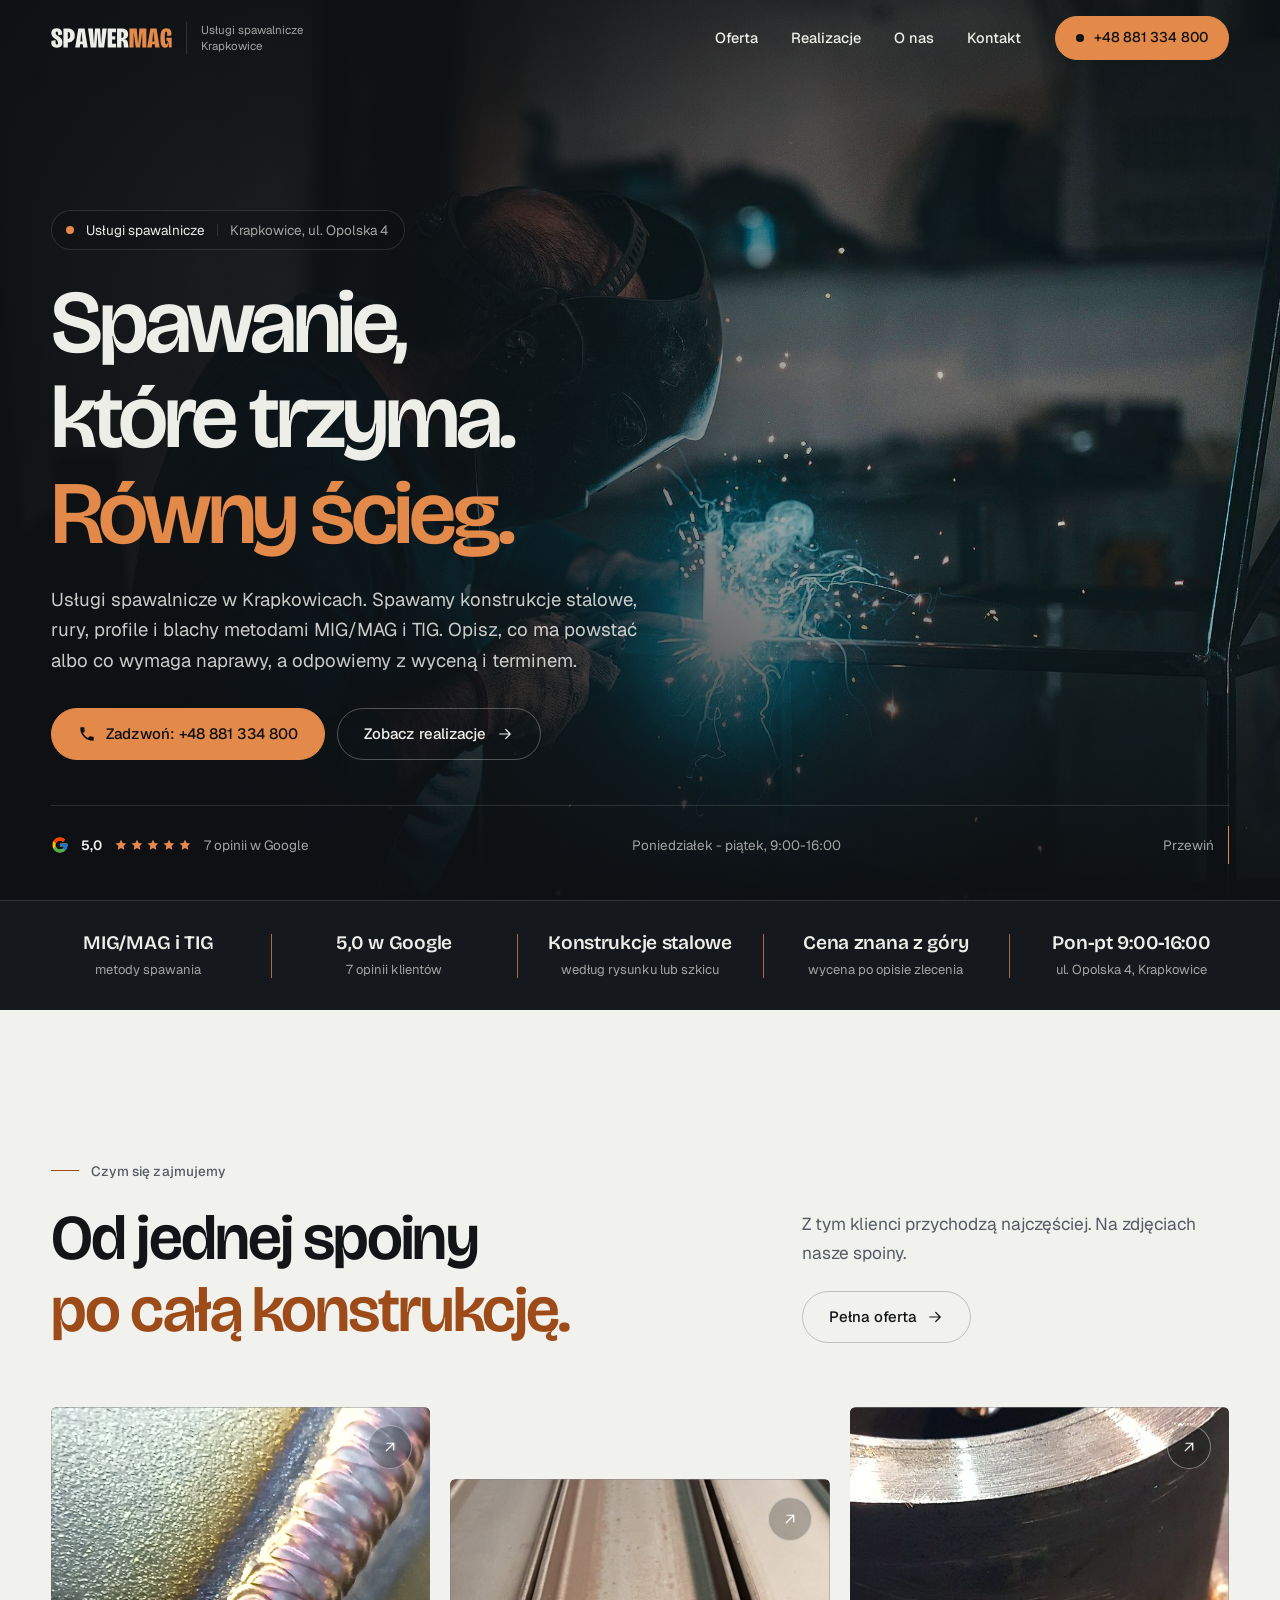
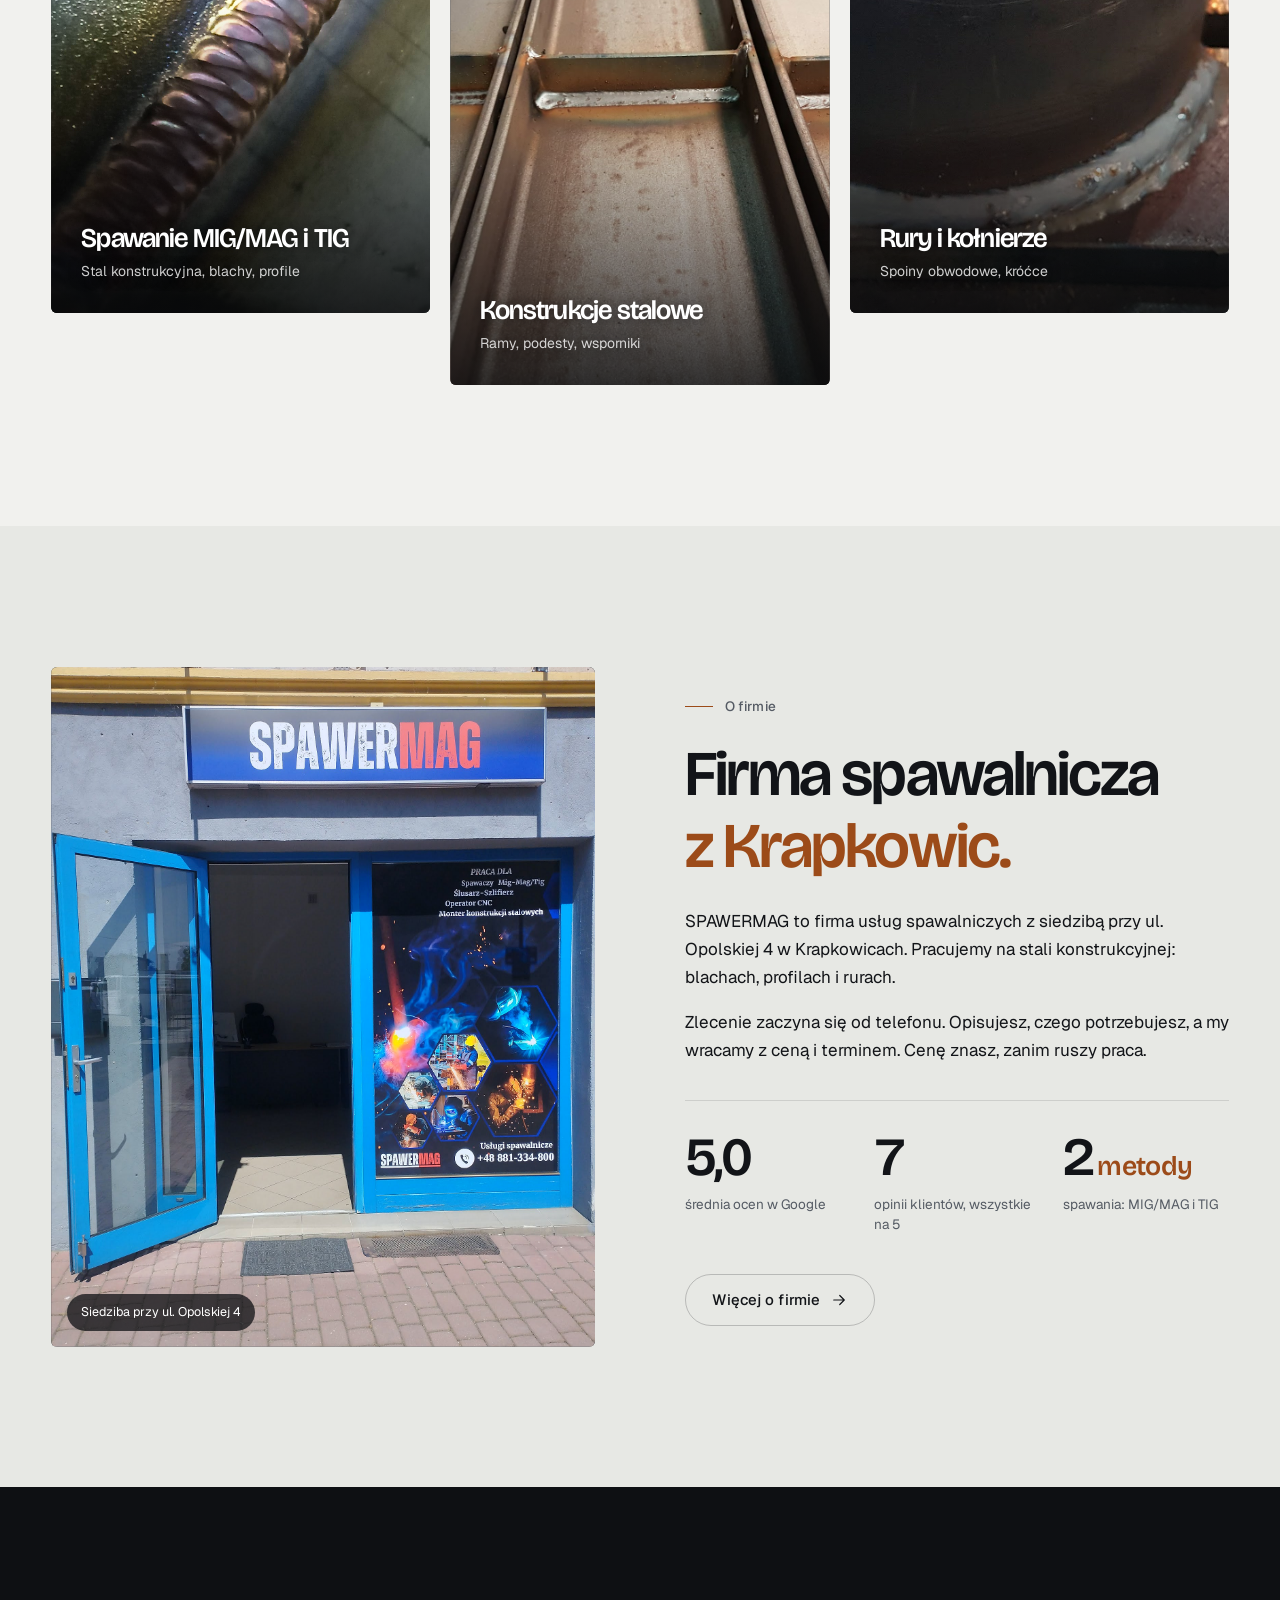
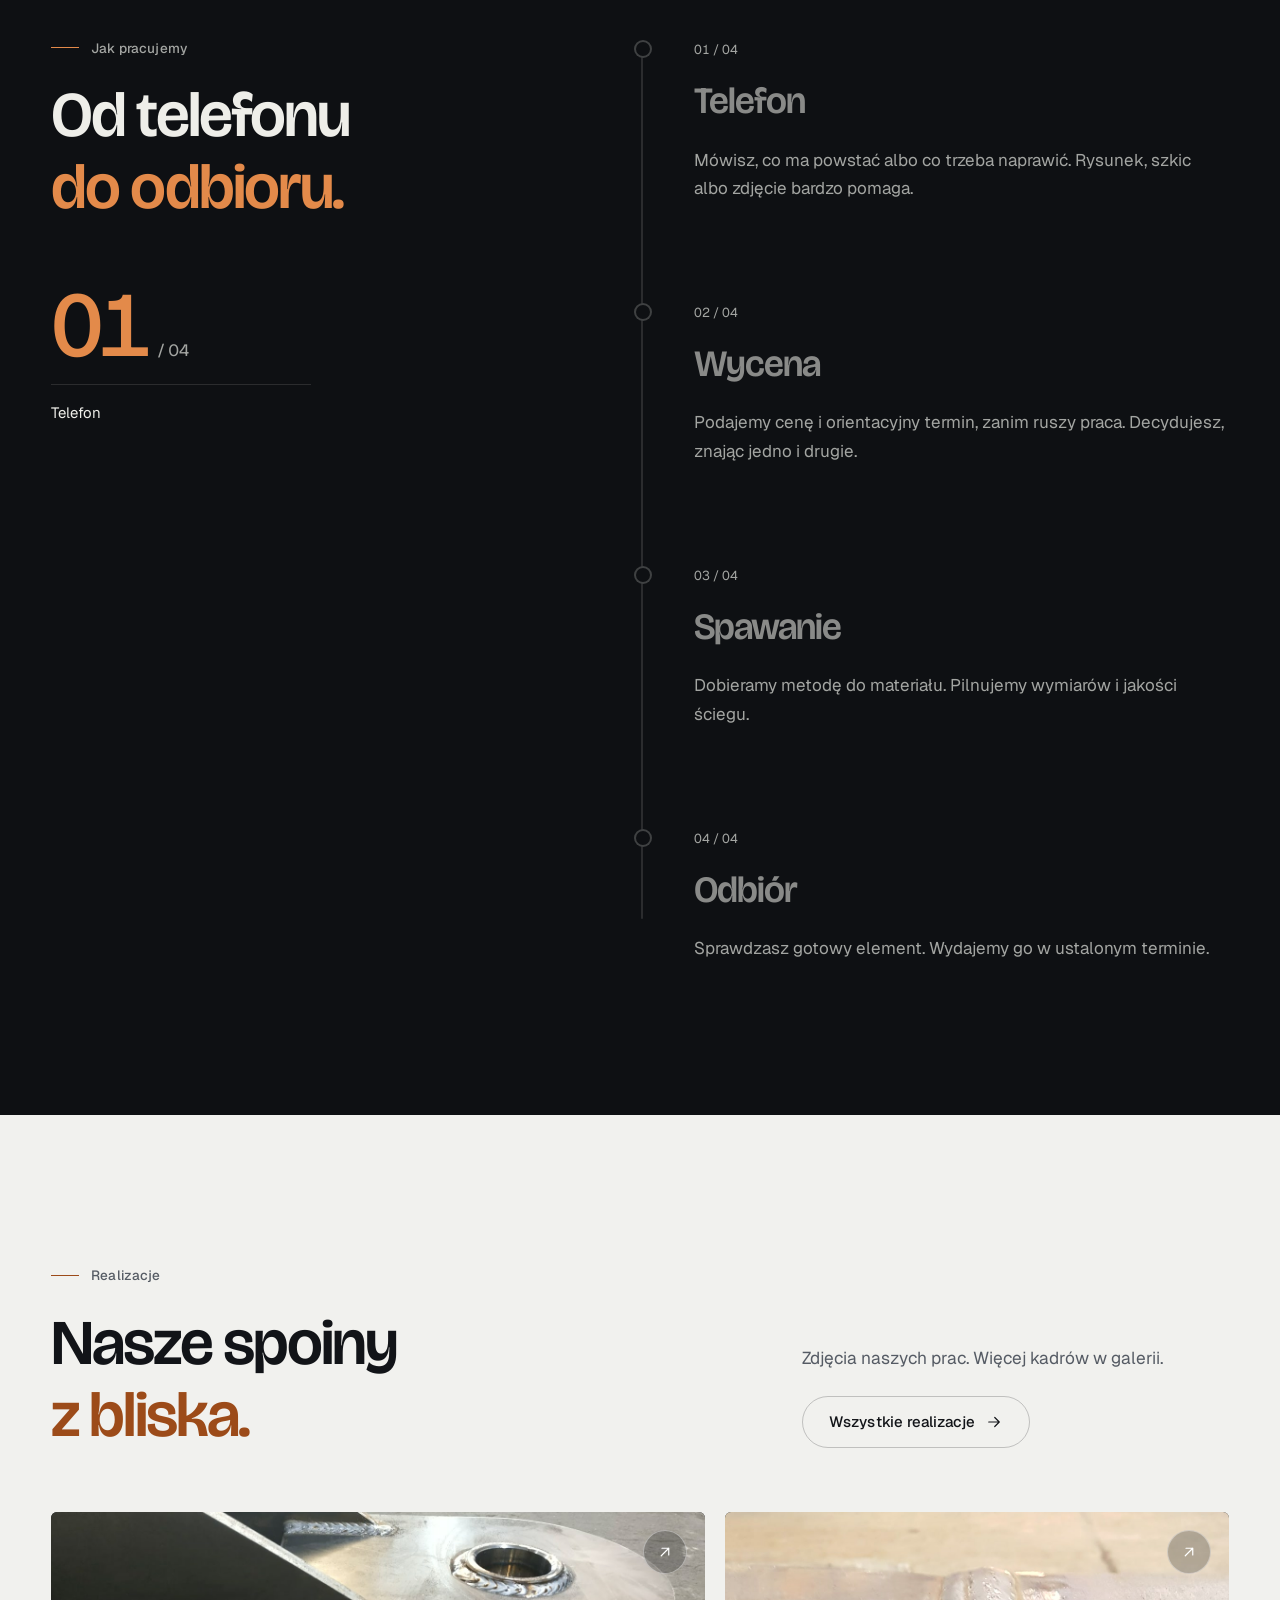
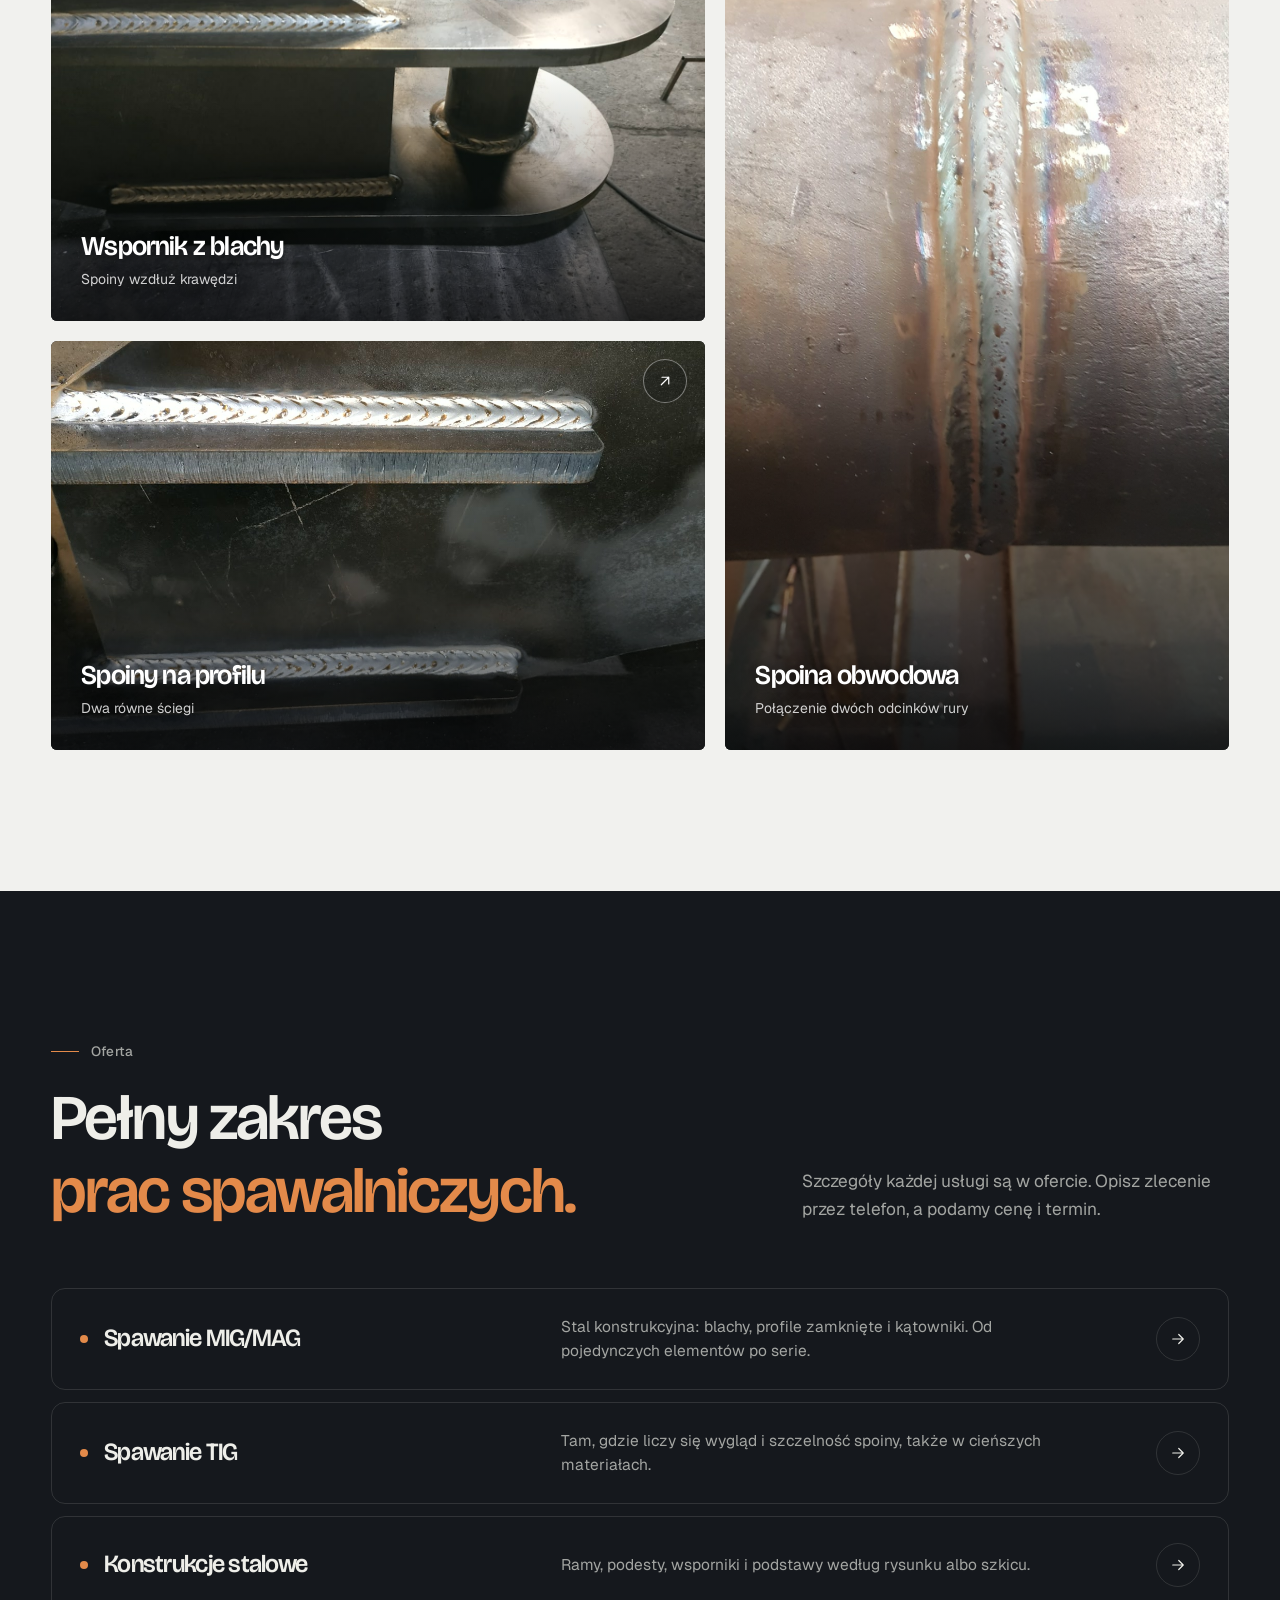
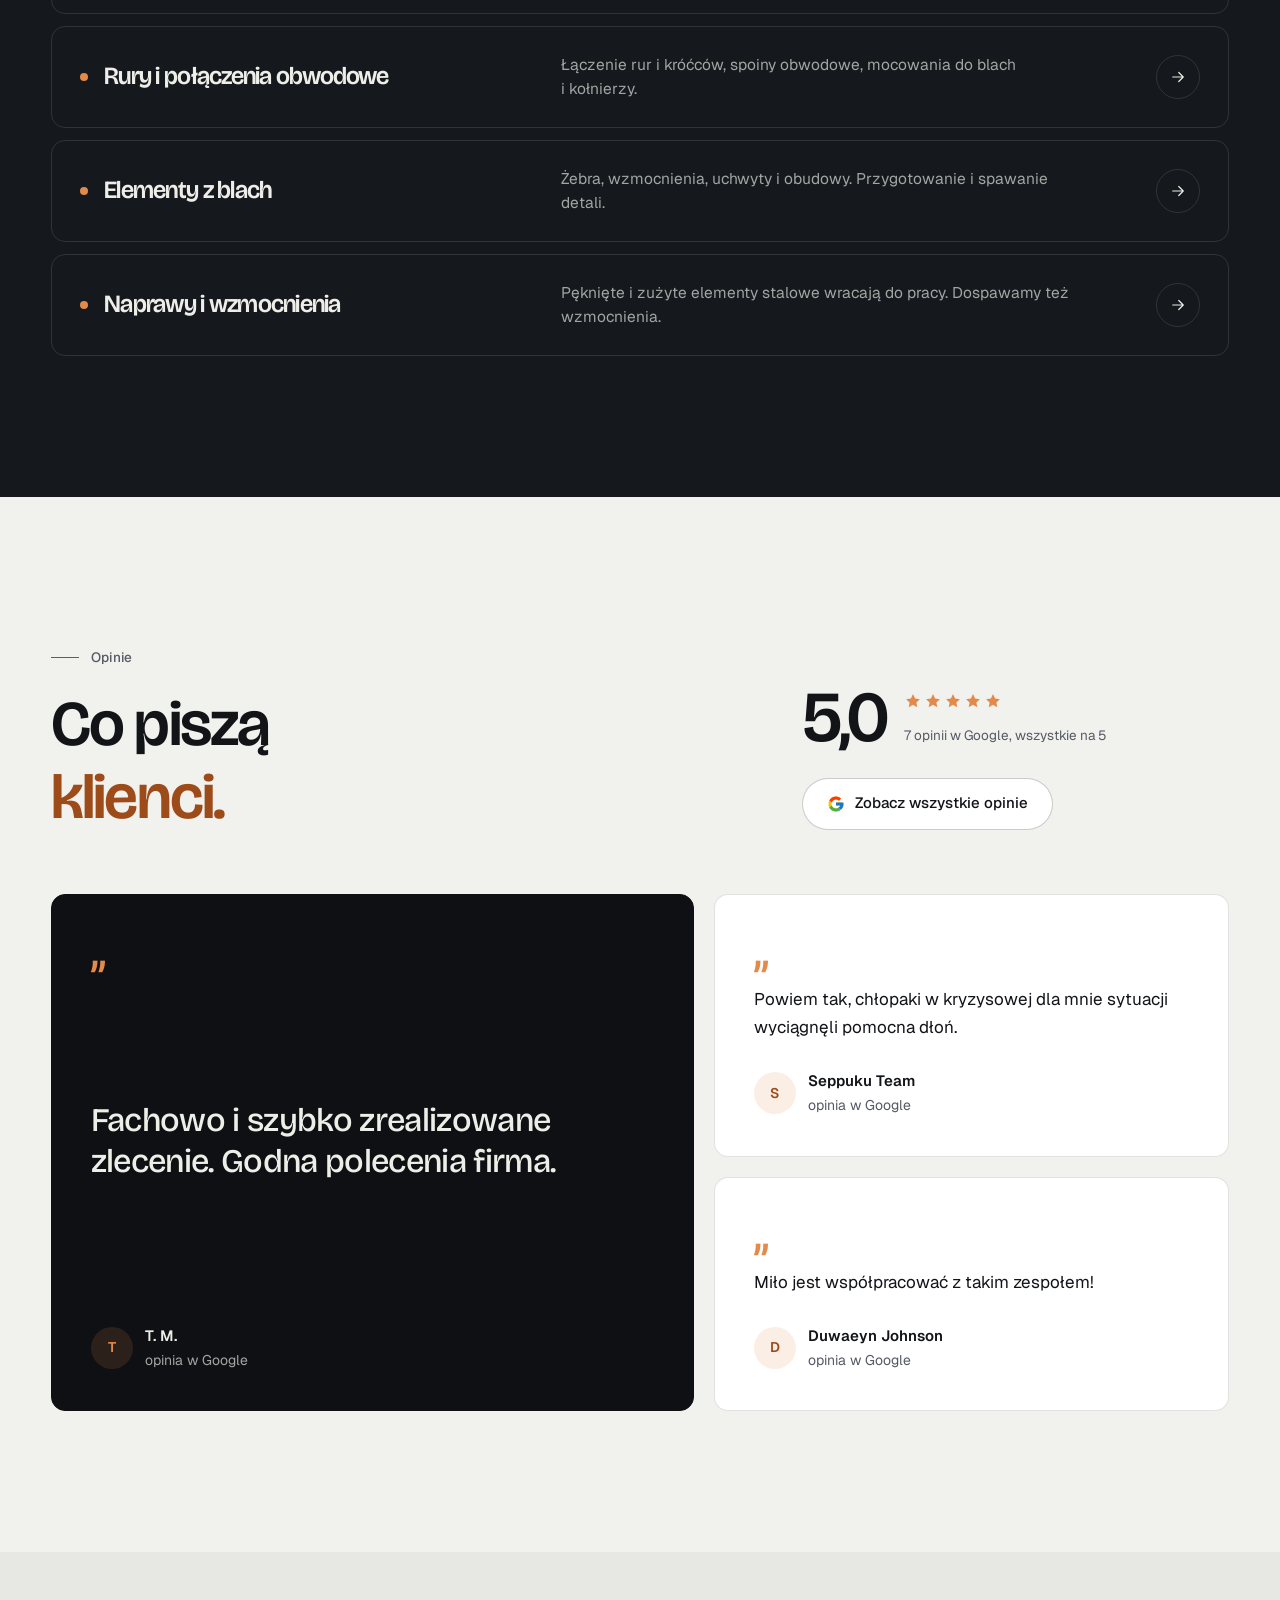
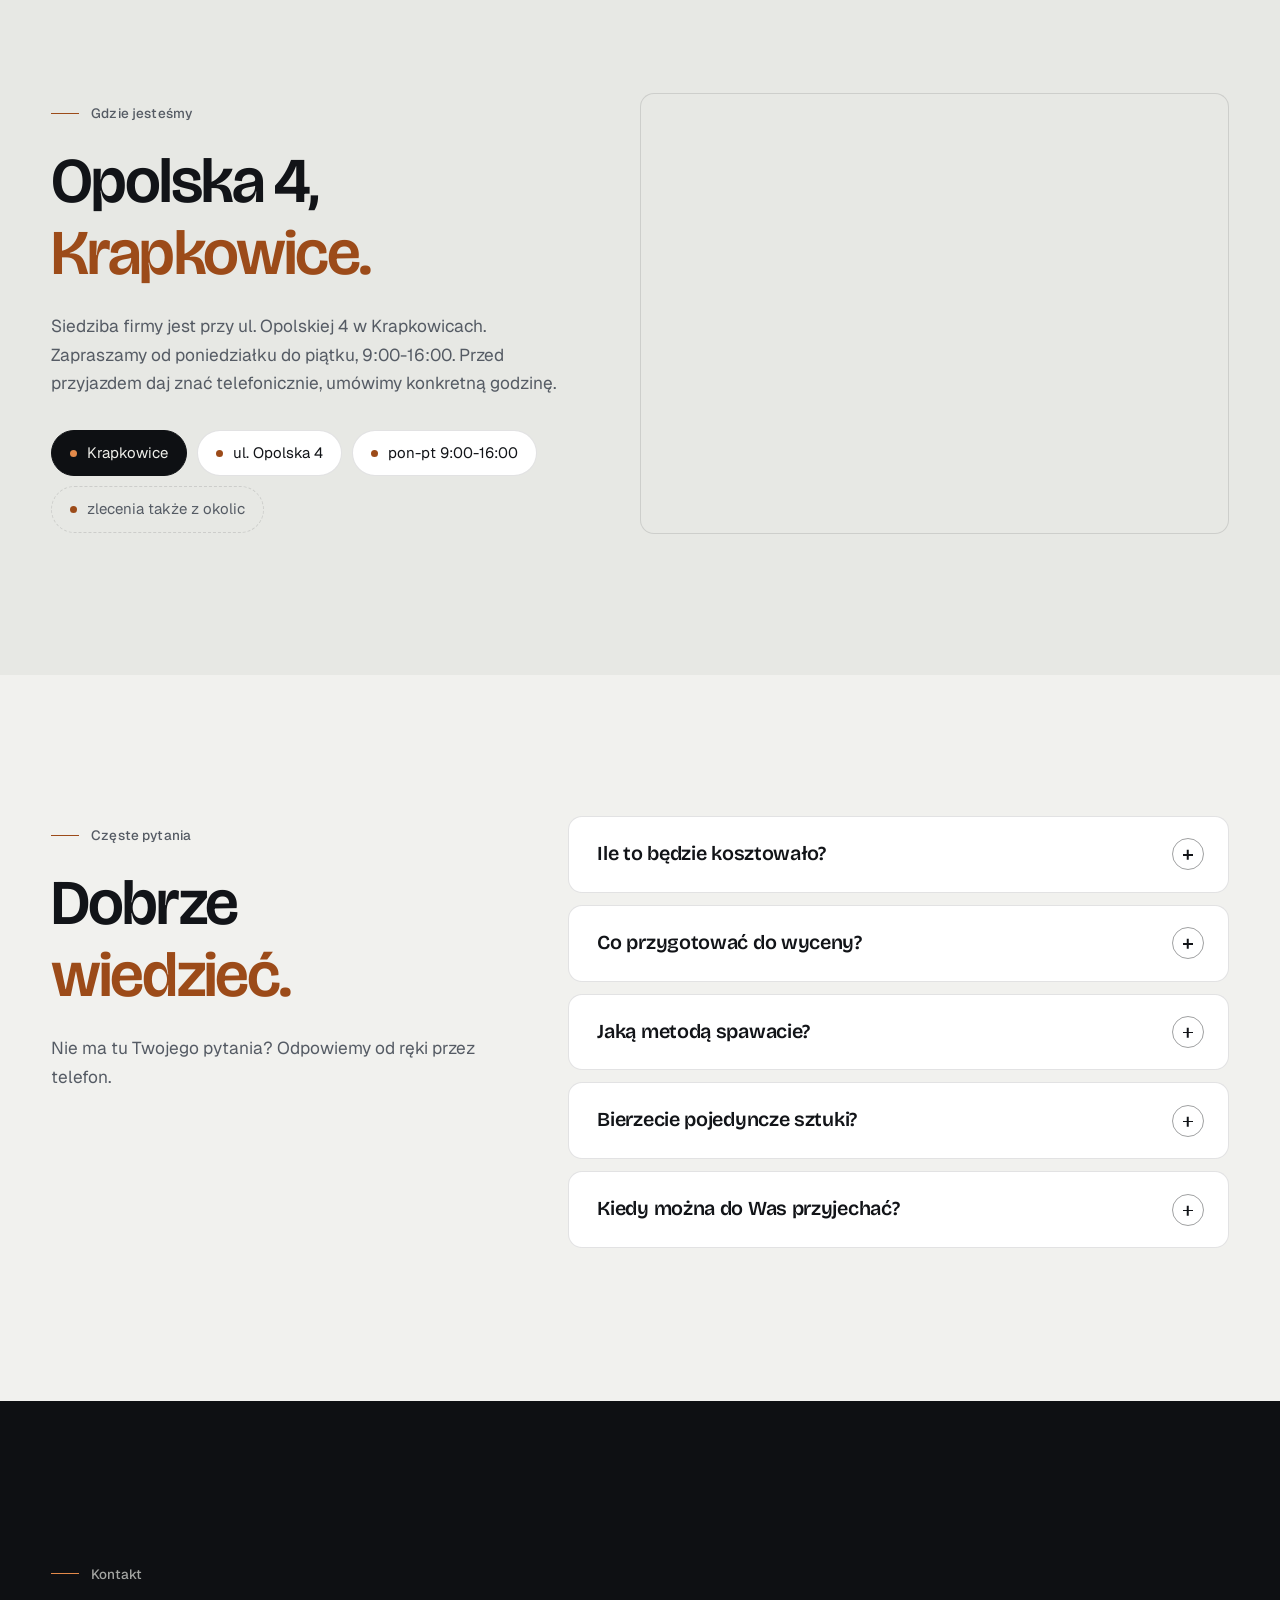
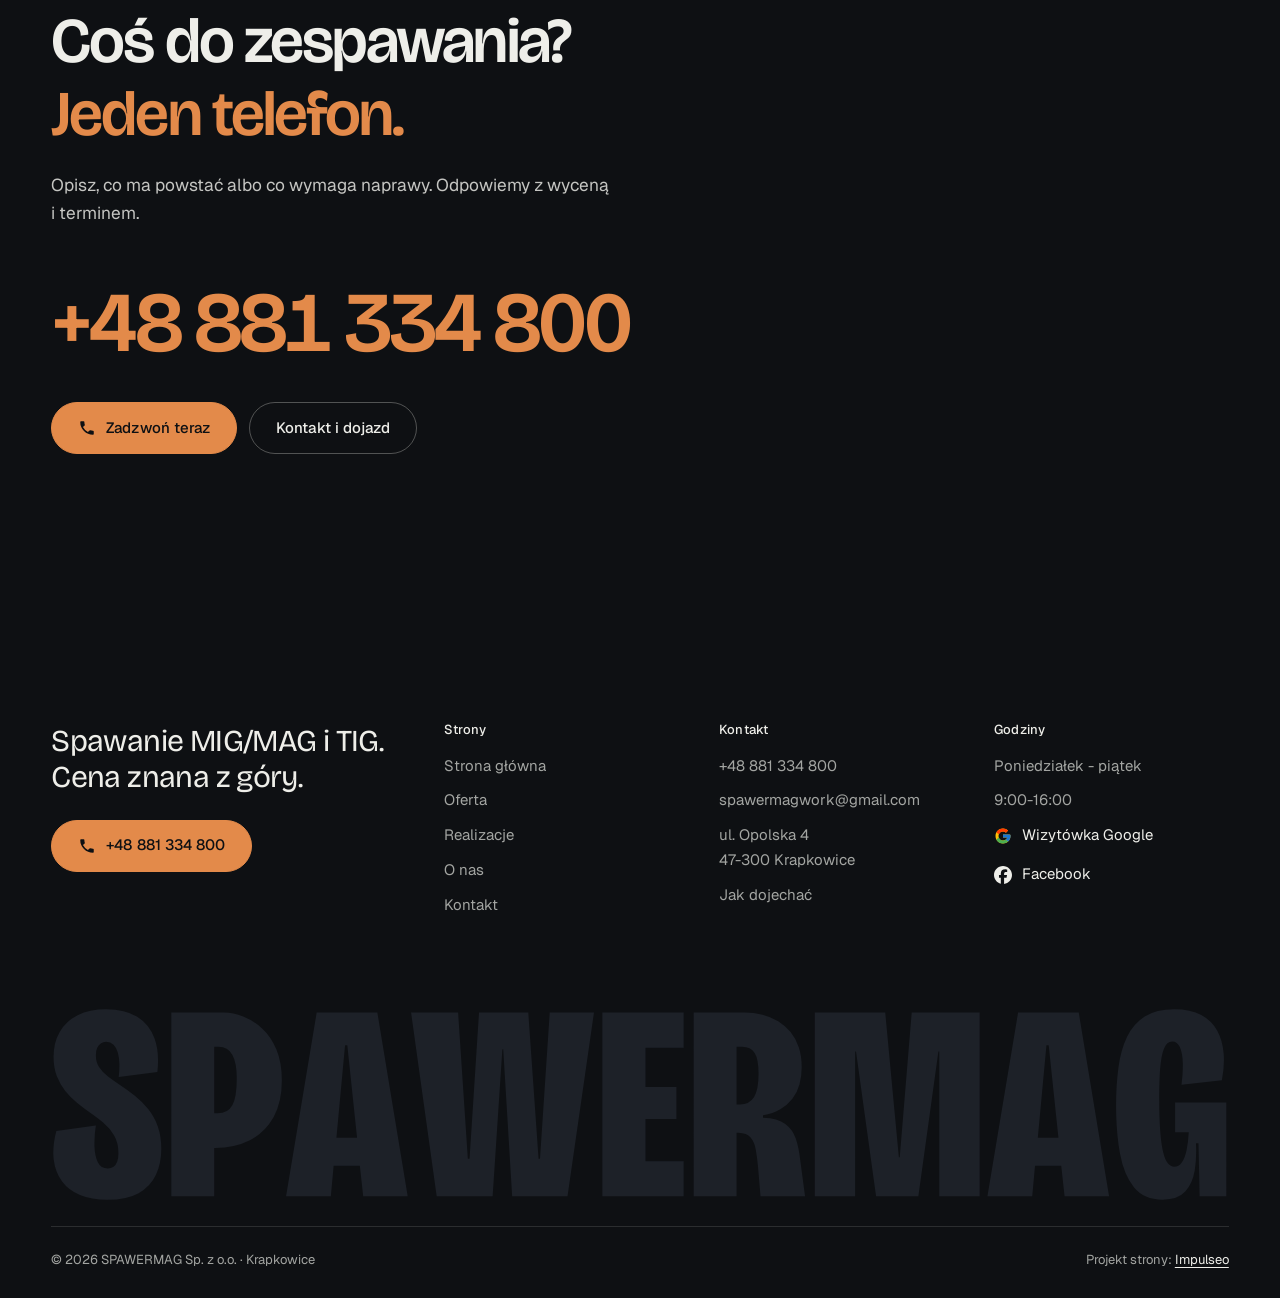
<file: index.html>
<!DOCTYPE html>
<html lang="pl">
<head>
<meta charset="UTF-8">
<meta name="viewport" content="width=device-width, initial-scale=1.0">
<title>SPAWERMAG - usługi spawalnicze Krapkowice | MIG/MAG, TIG, konstrukcje stalowe</title>
<meta name="description" content="Usługi spawalnicze w Krapkowicach: spawanie MIG/MAG i TIG, konstrukcje stalowe, rury, elementy z blach i naprawy. Cenę podajemy przed rozpoczęciem pracy. Telefon: +48 881 334 800.">
<link rel="canonical" href="https://impulseo-pl.github.io/spawermag-sp-z-o-o/">
<meta name="robots" content="noindex, nofollow">
<meta name="theme-color" content="#0E1013">
<meta property="og:type" content="website">
<meta property="og:locale" content="pl_PL">
<meta property="og:site_name" content="SPAWERMAG">
<meta property="og:title" content="SPAWERMAG - usługi spawalnicze Krapkowice | MIG/MAG, TIG, konstrukcje stalowe">
<meta property="og:description" content="Usługi spawalnicze w Krapkowicach: spawanie MIG/MAG i TIG, konstrukcje stalowe, rury, elementy z blach i naprawy. Cenę podajemy przed rozpoczęciem pracy. Telefon: +48 881 334 800.">
<meta property="og:url" content="https://impulseo-pl.github.io/spawermag-sp-z-o-o/">
<meta property="og:image" content="https://impulseo-pl.github.io/spawermag-sp-z-o-o/img/og.jpg">
<meta property="og:image:width" content="1200">
<meta property="og:image:height" content="630">
<meta name="twitter:card" content="summary_large_image">
<script type="application/ld+json">{"@context": "https://schema.org", "@type": "LocalBusiness", "name": "SPAWERMAG Sp. z o.o.", "url": "https://impulseo-pl.github.io/spawermag-sp-z-o-o/", "telephone": "+48881334800", "email": "spawermagwork@gmail.com", "image": "https://impulseo-pl.github.io/spawermag-sp-z-o-o/img/og.jpg", "address": {"@type": "PostalAddress", "streetAddress": "Opolska 4", "postalCode": "47-300", "addressLocality": "Krapkowice", "addressCountry": "PL"}, "geo": {"@type": "GeoCoordinates", "latitude": 50.4755831, "longitude": 17.9663439}, "openingHours": "Mo-Fr 09:00-16:00", "areaServed": "Krapkowice", "aggregateRating": {"@type": "AggregateRating", "ratingValue": "5.0", "reviewCount": "7"}, "sameAs": ["https://maps.google.com/?cid=3430308101641627488", "https://www.facebook.com/p/Spawermag-Work-61552654313783/"]}</script>
<script>(function(){var d=document.documentElement;d.classList.add('js');try{if(!window.matchMedia('(prefers-reduced-motion: reduce)').matches)d.classList.add('anim');}catch(e){}setTimeout(function(){if(!d.classList.contains('anim-ok'))d.classList.remove('anim');},3500);})();</script>
<script>(function(){try{var d=document.documentElement,q=/[?&]intro/.test(location.search);if(!q&&window.matchMedia&&matchMedia('(prefers-reduced-motion: reduce)').matches)return;if(!q&&sessionStorage.getItem('spawermag_intro'))return;sessionStorage.setItem('spawermag_intro','1');d.classList.add('intro-on');setTimeout(function(){d.classList.remove('intro-on','intro-gra','intro-out');d.classList.add('hero-go')},4600);}catch(e){}})();</script>
<link rel="preload" as="image" href="img/hero.jpg" fetchpriority="high">
<link rel="preconnect" href="https://fonts.googleapis.com">
<link rel="preconnect" href="https://fonts.gstatic.com" crossorigin>
<link href="https://fonts.googleapis.com/css2?family=Bricolage+Grotesque:opsz,wght@12..96,400..700&family=Geist:wght@400..600&display=swap" rel="stylesheet">
<link rel="stylesheet" href="assets/styles.css?v=20261112">
<script src="assets/lenis.min.js?v=1.1.20" defer></script>
<script src="assets/main.js?v=20261112" defer></script>
</head>
<body>
<a class="skip" href="#tresc">Przejdź do treści</a>
<header class="site-head">
<div class="intro" aria-hidden="true"><span class="intro-line"><i></i></span><span class="intro-meta">usługi spawalnicze · Krapkowice</span></div><div class="head-in">
  <a class="brand" href="index.html" aria-label="SPAWERMAG - strona główna">
    <span class="znak"><svg class="wm" viewBox="6 -680 4229 700" role="img" aria-label="SPAWERMAG"><path pathLength="1" style="--i:0" d="M208 12Q151 12 110 -5Q69 -22 45 -54.5Q21 -87 15.5 -132.5Q10 -178 25 -235L167 -254Q161 -216 162 -180.5Q163 -145 174 -122.5Q185 -100 210 -100Q222 -100 230.5 -106Q239 -112 243.5 -124Q248 -136 248 -155Q248 -192 232.5 -218.5Q217 -245 193 -265Q169 -285 144 -302Q122 -318 99 -336.5Q76 -355 57 -378.5Q38 -402 26.5 -432Q15 -462 15 -501Q15 -552 37 -590.5Q59 -629 101.5 -650.5Q144 -672 204 -672Q272 -672 315.5 -645Q359 -618 377.5 -567.5Q396 -517 388 -447L249 -429Q252 -453 251.5 -475.5Q251 -498 246 -516Q241 -534 230.5 -544.5Q220 -555 204 -555Q193 -555 184.5 -549Q176 -543 171.5 -532.5Q167 -522 167 -507Q167 -482 179 -463.5Q191 -445 210.5 -430.5Q230 -416 251 -402Q280 -383 307 -361.5Q334 -340 355.5 -313Q377 -286 389.5 -251Q402 -216 402 -170Q402 -118 382.5 -76.5Q363 -35 320.5 -11.5Q278 12 208 12Z"/><path pathLength="1" style="--i:1" d="M438 0V-660H627Q660 -660 696 -646Q732 -632 764 -603Q796 -574 815.5 -527.5Q835 -481 835 -416Q835 -337 804.5 -283Q774 -229 720 -201.5Q666 -174 595 -174H592V0ZM592 -537V-298H605Q641 -298 657 -327Q673 -356 673 -423Q673 -480 657 -508.5Q641 -537 608 -537Z"/><path pathLength="1" style="--i:2" d="M850 0 960 -660H1178L1287 0H1127L1115 -110H1021L1011 0ZM1105 -210 1070 -543H1062L1031 -210Z"/><path pathLength="1" style="--i:3" d="M1391 0 1299 -660H1468L1503 -135H1509L1543 -660H1720L1757 -135H1762L1797 -660H1956L1861 0H1662L1630 -528H1627L1592 0Z"/><path pathLength="1" style="--i:4" d="M1986 0V-660H2278V-534H2141V-393H2252V-278H2141V-126H2278V0Z"/><path pathLength="1" style="--i:5" d="M2314 0V-660H2496Q2530 -660 2561 -652.5Q2592 -645 2617.5 -629Q2643 -613 2662 -590Q2681 -567 2691.5 -535.5Q2702 -504 2702 -464Q2702 -431 2694 -402Q2686 -373 2668.5 -350.5Q2651 -328 2625 -312.5Q2599 -297 2563 -291V-282Q2616 -280 2643 -260Q2670 -240 2681 -206.5Q2692 -173 2697 -129L2714 0H2554L2545 -106Q2542 -140 2537 -167.5Q2532 -195 2518.5 -211Q2505 -227 2475 -228H2468V0ZM2468 -330H2480Q2514 -330 2530.5 -356Q2547 -382 2547 -440Q2547 -493 2533 -515Q2519 -537 2488 -537H2468Z"/><path pathLength="1" class="mag" style="--i:6" d="M2749 0V-660H3002L3051 -140H3054L3097 -660H3341V0H3196V-520H3193L3121 0H2969L2897 -520H2894V0Z"/><path pathLength="1" class="mag" style="--i:7" d="M3369 0 3479 -660H3697L3806 0H3646L3634 -110H3540L3530 0ZM3624 -210 3589 -543H3581L3550 -210Z"/><path pathLength="1" class="mag" style="--i:8" d="M3998 12Q3931 12 3895 -32.5Q3859 -77 3845 -153.5Q3831 -230 3831 -326Q3831 -400 3839.5 -463Q3848 -526 3870.5 -573Q3893 -620 3934 -646Q3975 -672 4040 -672Q4099 -672 4137 -651.5Q4175 -631 4194.5 -595Q4214 -559 4217.5 -513Q4221 -467 4211 -417L4066 -401Q4072 -447 4070.5 -481.5Q4069 -516 4060 -536Q4051 -556 4033 -556Q4013 -556 4003 -530.5Q3993 -505 3989.5 -460.5Q3986 -416 3986 -357Q3986 -285 3989.5 -236.5Q3993 -188 4000 -159.5Q4007 -131 4017 -118.5Q4027 -106 4040 -106Q4056 -106 4067 -121.5Q4078 -137 4084 -165Q4090 -193 4092 -230H4043V-337H4227V0H4131L4127 -191H4118Q4121 -139 4113.5 -92.5Q4106 -46 4079.5 -17Q4053 12 3998 12Z"/></svg></span>
    <span class="brand-sub">Usługi spawalnicze<br>Krapkowice</span>
  </a>
  <nav class="nav-links" aria-label="Menu główne">
    <a class="nl" href="oferta.html">Oferta</a><a class="nl" href="realizacje.html">Realizacje</a><a class="nl" href="o-nas.html">O&nbsp;nas</a><a class="nl" href="kontakt.html">Kontakt</a>
    <a class="btn btn-copper nav-cta" href="tel:+48881334800"><span class="live" aria-hidden="true"></span>+48 881 334 800</a>
  </nav>
  <button class="burger" type="button" aria-label="Otwórz menu" aria-expanded="false" aria-controls="mnav"><span></span><span></span></button>
</div>
</header>
<script>(function(){var d=document.documentElement;if(!d.classList.contains('intro-on'))return;
var wyszlo=false,koniec=false,t0=Date.now();
function heroGotowe(){var im=document.querySelector('.hero-media img');return !!(im&&im.complete&&im.naturalWidth>0);}
function sprzataj(){if(koniec)return;koniec=true;d.classList.add('hero-go');d.classList.remove('intro-on','intro-gra','intro-out');
['--i-w','--i-h','--i-px','--i-py','--i-zmniejsz','--i-baza-w','--i-baza-h'].forEach(function(k){d.style.removeProperty(k);});
try{document.dispatchEvent(new Event('wejscie:koniec'));}catch(e){}}
function wyjdz(){if(wyszlo||koniec)return;wyszlo=true;d.classList.add('intro-out');setTimeout(function(){d.classList.add('hero-go');},240);setTimeout(sprzataj,880);}
function moze(){if(wyszlo||koniec)return;var t=Date.now()-t0;if(t>=1240&&(heroGotowe()||t>=1700))wyjdz();else setTimeout(moze,60);}
try{var znak=document.querySelector('.brand .znak'),wm=znak&&znak.querySelector('.wm');if(!wm){sprzataj();return;}
znak.classList.add('mierze');var r=wm.getBoundingClientRect();znak.classList.remove('mierze');
if(!r.width||!r.height){sprzataj();return;}
var W=window.innerWidth,H=window.innerHeight,cel=W<680?Math.min(W*0.66,300):Math.min(W*0.34,520);cel=Math.max(r.width,cel);
var u=function(k,v){d.style.setProperty(k,v);};
u('--i-w',Math.round(cel)+'px');u('--i-h',Math.round(cel*r.height/r.width)+'px');u('--i-zmniejsz',(r.width/cel).toFixed(4));
u('--i-px',Math.round(r.left+r.width/2-W/2)+'px');u('--i-py',Math.round(r.top+r.height/2-H/2)+'px');
u('--i-baza-w',Math.round(r.width)+'px');u('--i-baza-h',Math.round(r.height)+'px');
requestAnimationFrame(function(){requestAnimationFrame(function(){d.classList.add('intro-gra');t0=Date.now();moze();});});
['wheel','touchstart','keydown','pointerdown'].forEach(function(ev){window.addEventListener(ev,function(){sprzataj();},{once:true,passive:true});});
setTimeout(sprzataj,3900);
}catch(e){sprzataj();}})();</script>
<div class="mnav" id="mnav">
  <div class="mnav-in">
    <a class="ml" href="index.html" aria-current="page">Strona główna</a><a class="ml" href="oferta.html">Oferta</a><a class="ml" href="realizacje.html">Realizacje</a><a class="ml" href="o-nas.html">O&nbsp;nas</a><a class="ml" href="kontakt.html">Kontakt</a>
    <div class="mnav-foot">
      <span>Poniedziałek - piątek, 9:00-16:00 · ul. Opolska 4, Krapkowice</span>
      <a class="btn btn-copper" href="tel:+48881334800"><svg class="ico" width="16" height="16" viewBox="0 0 24 24" fill="none" aria-hidden="true"><path d="M6.6 10.8a15.5 15.5 0 0 0 6.6 6.6l2.2-2.2a1 1 0 0 1 1-.24 11.4 11.4 0 0 0 3.6.58 1 1 0 0 1 1 1V20a1 1 0 0 1-1 1A17 17 0 0 1 3 4a1 1 0 0 1 1-1h3.5a1 1 0 0 1 1 1c0 1.25.2 2.46.58 3.6a1 1 0 0 1-.25 1l-2.23 2.2Z" fill="currentColor"/></svg>+48 881 334 800</a>
    </div>
  </div>
</div>
<main id="tresc">

<section class="hero">
  <div class="hero-media"><img src="img/hero.jpg" alt="Spawacz w przyłbicy podczas spawania, jasny łuk i iskry" width="1880" height="1253" decoding="async" fetchpriority="high"></div>
  <div class="hero-in">
    <p class="hero-tag up" style="--d:0"><span class="live" aria-hidden="true"></span>Usługi spawalnicze<span class="sep" aria-hidden="true"></span><span class="muted">Krapkowice, ul. Opolska 4</span></p>
    <h1><span class="ln"><span class="ln-i" style="--k:0">Spawanie,</span></span><span class="ln"><span class="ln-i" style="--k:1">które trzyma.</span></span><span class="ln"><span class="ln-i" style="--k:2"><em>Równy ścieg.</em></span></span></h1>
    <p class="hero-lead up" style="--d:380">Usługi spawalnicze w&nbsp;Krapkowicach. Spawamy konstrukcje stalowe, rury, profile i&nbsp;blachy metodami MIG/MAG i&nbsp;TIG. Opisz, co ma powstać albo co wymaga naprawy, a&nbsp;odpowiemy z&nbsp;wyceną i&nbsp;terminem.</p>
    <div class="hero-ctas up" style="--d:500">
      <a class="btn btn-copper" href="tel:+48881334800"><svg class="ico" width="16" height="16" viewBox="0 0 24 24" fill="none" aria-hidden="true"><path d="M6.6 10.8a15.5 15.5 0 0 0 6.6 6.6l2.2-2.2a1 1 0 0 1 1-.24 11.4 11.4 0 0 0 3.6.58 1 1 0 0 1 1 1V20a1 1 0 0 1-1 1A17 17 0 0 1 3 4a1 1 0 0 1 1-1h3.5a1 1 0 0 1 1 1c0 1.25.2 2.46.58 3.6a1 1 0 0 1-.25 1l-2.23 2.2Z" fill="currentColor"/></svg>Zadzwoń: +48 881 334 800</a>
      <a class="btn btn-ghost" href="realizacje.html">Zobacz realizacje<svg class="ico arr" width="18" height="18" viewBox="0 0 24 24" fill="none" stroke="currentColor" stroke-width="1.6" stroke-linecap="round" stroke-linejoin="round" aria-hidden="true"><path d="M5 12h14M13 6l6 6-6 6"/></svg></a>
    </div>
    <div class="hero-foot up" style="--d:640">
      <span class="rate"><svg class="g-logo" viewBox="0 0 48 48" aria-hidden="true"><path fill="#FFC107" d="M43.6 20.5H42V20H24v8h11.3C33.7 32.7 29.2 36 24 36c-6.6 0-12-5.4-12-12s5.4-12 12-12c3.1 0 5.8 1.2 7.9 3.1l5.7-5.7C34 6.1 29.3 4 24 4 12.9 4 4 12.9 4 24s8.9 20 20 20 20-8.9 20-20c0-1.3-.1-2.4-.4-3.5z"/><path fill="#FF3D00" d="m6.3 14.7 6.6 4.8C14.7 15.1 19 12 24 12c3.1 0 5.8 1.2 7.9 3.1l5.7-5.7C34 6.1 29.3 4 24 4 16.3 4 9.7 8.3 6.3 14.7z"/><path fill="#4CAF50" d="M24 44c5.2 0 9.9-2 13.4-5.2l-6.2-5.2A11.9 11.9 0 0 1 24 36c-5.2 0-9.6-3.3-11.3-7.9l-6.5 5C9.5 39.6 16.2 44 24 44z"/><path fill="#1976D2" d="M43.6 20.5H42V20H24v8h11.3a12 12 0 0 1-4.1 5.6l6.2 5.2C37 39.2 44 34 44 24c0-1.3-.1-2.4-.4-3.5z"/></svg><b>5,0</b><span class="stars" aria-label="Ocena 5 na 5"><svg viewBox="0 0 24 24" aria-hidden="true"><path fill="currentColor" d="M12 2.8l2.8 5.9 6.4.8-4.7 4.4 1.2 6.3L12 17.1l-5.7 3.1 1.2-6.3L2.8 9.5l6.4-.8z"/></svg><svg viewBox="0 0 24 24" aria-hidden="true"><path fill="currentColor" d="M12 2.8l2.8 5.9 6.4.8-4.7 4.4 1.2 6.3L12 17.1l-5.7 3.1 1.2-6.3L2.8 9.5l6.4-.8z"/></svg><svg viewBox="0 0 24 24" aria-hidden="true"><path fill="currentColor" d="M12 2.8l2.8 5.9 6.4.8-4.7 4.4 1.2 6.3L12 17.1l-5.7 3.1 1.2-6.3L2.8 9.5l6.4-.8z"/></svg><svg viewBox="0 0 24 24" aria-hidden="true"><path fill="currentColor" d="M12 2.8l2.8 5.9 6.4.8-4.7 4.4 1.2 6.3L12 17.1l-5.7 3.1 1.2-6.3L2.8 9.5l6.4-.8z"/></svg><svg viewBox="0 0 24 24" aria-hidden="true"><path fill="currentColor" d="M12 2.8l2.8 5.9 6.4.8-4.7 4.4 1.2 6.3L12 17.1l-5.7 3.1 1.2-6.3L2.8 9.5l6.4-.8z"/></svg></span><span>7 opinii w&nbsp;Google</span></span>
      <span>Poniedziałek - piątek, 9:00-16:00</span>
      <span class="cue" aria-hidden="true">Przewiń<span class="cue-line"><i></i></span></span>
    </div>
  </div>
</section>

<section class="strip" aria-label="Najważniejsze w skrócie">
  <div class="strip-in">
    <div class="strip-it"><div class="k">MIG/MAG i&nbsp;TIG</div><div class="v">metody spawania</div></div>
    <div class="strip-it"><div class="k">5,0 w&nbsp;Google</div><div class="v">7 opinii klientów</div></div>
    <div class="strip-it"><div class="k">Konstrukcje stalowe</div><div class="v">według rysunku lub szkicu</div></div>
    <div class="strip-it"><div class="k">Cena znana z&nbsp;góry</div><div class="v">wycena po opisie zlecenia</div></div>
    <div class="strip-it"><div class="k">Pon-pt 9:00-16:00</div><div class="v">ul. Opolska 4, Krapkowice</div></div>
  </div>
</section>

<section class="sec" id="uslugi">
  <div class="wrap">
    <div class="sec-head">
      <div>
        <p class="eyebrow rv">Czym się zajmujemy</p>
        <h2 class="h2 rv rv-h"><span class="ln"><span class="ln-i" style="--k:0">Od jednej spoiny</span></span><span class="ln"><span class="ln-i" style="--k:1"><em>po całą konstrukcję.</em></span></span></h2>
      </div>
      <div class="side rv" style="--d:120">
        <p class="lead">Z&nbsp;tym klienci przychodzą najczęściej. Na zdjęciach nasze spoiny.</p>
        <a class="btn btn-ghost" href="oferta.html">Pełna oferta<svg class="ico arr" width="18" height="18" viewBox="0 0 24 24" fill="none" stroke="currentColor" stroke-width="1.6" stroke-linecap="round" stroke-linejoin="round" aria-hidden="true"><path d="M5 12h14M13 6l6 6-6 6"/></svg></a>
      </div>
    </div>
    <div class="tiles-3">
      <a class="tile rv-img rv" style="--d:0" href="oferta.html#mig-mag">
        <img src="img/g14.jpg" alt="Spoina z bliska - realizacja SPAWERMAG" width="1200" height="1600" decoding="async">
        <span class="go" aria-hidden="true"><svg class="ico" width="18" height="18" viewBox="0 0 24 24" fill="none" stroke="currentColor" stroke-width="1.6" stroke-linecap="round" stroke-linejoin="round" aria-hidden="true"><path d="M7 17 17 7M8 7h9v9"/></svg></span>
        <span class="tile-cap"><h3>Spawanie MIG/MAG i&nbsp;TIG</h3><span>Stal konstrukcyjna, blachy, profile</span></span>
      </a><a class="tile rv-img rv" style="--d:120" href="oferta.html#konstrukcje">
        <img src="img/about.jpg" alt="Zespawane profile stalowe - realizacja SPAWERMAG" width="1538" height="1132" decoding="async">
        <span class="go" aria-hidden="true"><svg class="ico" width="18" height="18" viewBox="0 0 24 24" fill="none" stroke="currentColor" stroke-width="1.6" stroke-linecap="round" stroke-linejoin="round" aria-hidden="true"><path d="M7 17 17 7M8 7h9v9"/></svg></span>
        <span class="tile-cap"><h3>Konstrukcje stalowe</h3><span>Ramy, podesty, wsporniki</span></span>
      </a><a class="tile rv-img rv" style="--d:240" href="oferta.html#rury">
        <img src="img/g12.jpg" alt="Rura wspawana w kołnierz - realizacja SPAWERMAG" width="1534" height="988" decoding="async">
        <span class="go" aria-hidden="true"><svg class="ico" width="18" height="18" viewBox="0 0 24 24" fill="none" stroke="currentColor" stroke-width="1.6" stroke-linecap="round" stroke-linejoin="round" aria-hidden="true"><path d="M7 17 17 7M8 7h9v9"/></svg></span>
        <span class="tile-cap"><h3>Rury i&nbsp;kołnierze</h3><span>Spoiny obwodowe, króćce</span></span>
      </a>
    </div>
  </div>
</section>

<section class="sec paper-2">
  <div class="wrap about">
    <figure class="fig rv-img rv">
      <img src="img/g4.jpg" alt="Wejście do siedziby SPAWERMAG z szyldem firmy" width="1600" height="2125" loading="lazy" decoding="async">
      <figcaption class="fig-tag">Siedziba przy ul. Opolskiej 4</figcaption>
    </figure>
    <div>
      <p class="eyebrow rv">O&nbsp;firmie</p>
      <h2 class="h2 rv rv-h"><span class="ln"><span class="ln-i" style="--k:0">Firma spawalnicza</span></span><span class="ln"><span class="ln-i" style="--k:1"><em>z&nbsp;Krapkowic.</em></span></span></h2>
      <p class="rv" style="--d:100;margin-top:28px">SPAWERMAG to firma usług spawalniczych z&nbsp;siedzibą przy ul. Opolskiej 4 w&nbsp;Krapkowicach. Pracujemy na stali konstrukcyjnej: blachach, profilach i&nbsp;rurach.</p>
      <p class="rv" style="--d:160">Zlecenie zaczyna się od telefonu. Opisujesz, czego potrzebujesz, a&nbsp;my wracamy z&nbsp;ceną i&nbsp;terminem. Cenę znasz, zanim ruszy praca.</p>
      <div class="stats rv" style="--d:200">
        <div class="stat"><b><span class="num" data-to="5,0">5,0</span></b><span>średnia ocen w&nbsp;Google</span></div>
        <div class="stat"><b><span class="num" data-to="7">7</span></b><span>opinii klientów, wszystkie na 5</span></div>
        <div class="stat"><b><span class="num" data-to="2">2</span><small>metody</small></b><span>spawania: MIG/MAG i&nbsp;TIG</span></div>
      </div>
      <a class="btn btn-ghost rv" style="--d:240" href="o-nas.html">Więcej o&nbsp;firmie<svg class="ico arr" width="18" height="18" viewBox="0 0 24 24" fill="none" stroke="currentColor" stroke-width="1.6" stroke-linecap="round" stroke-linejoin="round" aria-hidden="true"><path d="M5 12h14M13 6l6 6-6 6"/></svg></a>
    </div>
  </div>
</section>

<section class="proces proces-os sec">
  <div class="wrap proc-grid">
    <div class="proc-side">
      <p class="eyebrow rv">Jak pracujemy</p>
      <h2 class="h2 rv rv-h"><span class="ln"><span class="ln-i" style="--k:0">Od telefonu</span></span><span class="ln"><span class="ln-i" style="--k:1"><em>do odbioru.</em></span></span></h2>
      <div class="proc-count rv" style="--d:160" aria-hidden="true"><b>01</b><span>/ 04</span></div>
      <p class="proc-now rv" style="--d:200" aria-hidden="true">Telefon</p>
    </div>
    <div class="proc-steps">
      <span class="wire" aria-hidden="true"><i></i></span>
      <ol class="proc-ol"><li class="step" data-nazwa="Telefon">
          <span class="no">01 / 04</span>
          <h3>Telefon</h3>
          <p>Mówisz, co ma powstać albo co trzeba naprawić. Rysunek, szkic albo zdjęcie bardzo pomaga.</p>
        </li><li class="step" data-nazwa="Wycena">
          <span class="no">02 / 04</span>
          <h3>Wycena</h3>
          <p>Podajemy cenę i&nbsp;orientacyjny termin, zanim ruszy praca. Decydujesz, znając jedno i&nbsp;drugie.</p>
        </li><li class="step" data-nazwa="Spawanie">
          <span class="no">03 / 04</span>
          <h3>Spawanie</h3>
          <p>Dobieramy metodę do materiału. Pilnujemy wymiarów i&nbsp;jakości ściegu.</p>
        </li><li class="step" data-nazwa="Odbiór">
          <span class="no">04 / 04</span>
          <h3>Odbiór</h3>
          <p>Sprawdzasz gotowy element. Wydajemy go w&nbsp;ustalonym terminie.</p>
        </li></ol>
    </div>
  </div>
</section>

<section class="sec">
  <div class="wrap">
    <div class="sec-head">
      <div>
        <p class="eyebrow rv">Realizacje</p>
        <h2 class="h2 rv rv-h"><span class="ln"><span class="ln-i" style="--k:0">Nasze spoiny</span></span><span class="ln"><span class="ln-i" style="--k:1"><em>z&nbsp;bliska.</em></span></span></h2>
      </div>
      <div class="side rv" style="--d:120">
        <p class="lead">Zdjęcia naszych prac. Więcej kadrów w&nbsp;galerii.</p>
        <a class="btn btn-ghost" href="realizacje.html">Wszystkie realizacje<svg class="ico arr" width="18" height="18" viewBox="0 0 24 24" fill="none" stroke="currentColor" stroke-width="1.6" stroke-linecap="round" stroke-linejoin="round" aria-hidden="true"><path d="M5 12h14M13 6l6 6-6 6"/></svg></a>
      </div>
    </div>
    <div class="gal-3">
      <a class="tile rv-img rv" style="--d:0" href="realizacje.html">
        <img src="img/g2.jpg" alt="Wspornik z blachy ze spoinami - realizacja SPAWERMAG" width="1564" height="864" loading="lazy" decoding="async">
        <span class="go" aria-hidden="true"><svg class="ico" width="18" height="18" viewBox="0 0 24 24" fill="none" stroke="currentColor" stroke-width="1.6" stroke-linecap="round" stroke-linejoin="round" aria-hidden="true"><path d="M7 17 17 7M8 7h9v9"/></svg></span>
        <span class="tile-cap"><h3>Wspornik z&nbsp;blachy</h3><span>Spoiny wzdłuż krawędzi</span></span>
      </a><a class="tile rv-img rv" style="--d:120" href="realizacje.html">
        <img src="img/g13.jpg" alt="Spoina obwodowa na rurze - realizacja SPAWERMAG" width="1456" height="2010" loading="lazy" decoding="async">
        <span class="go" aria-hidden="true"><svg class="ico" width="18" height="18" viewBox="0 0 24 24" fill="none" stroke="currentColor" stroke-width="1.6" stroke-linecap="round" stroke-linejoin="round" aria-hidden="true"><path d="M7 17 17 7M8 7h9v9"/></svg></span>
        <span class="tile-cap"><h3>Spoina obwodowa</h3><span>Połączenie dwóch odcinków rury</span></span>
      </a><a class="tile rv-img rv" style="--d:240" href="realizacje.html">
        <img src="img/g3.jpg" alt="Dwie spoiny na stalowym profilu - realizacja SPAWERMAG" width="1520" height="790" loading="lazy" decoding="async">
        <span class="go" aria-hidden="true"><svg class="ico" width="18" height="18" viewBox="0 0 24 24" fill="none" stroke="currentColor" stroke-width="1.6" stroke-linecap="round" stroke-linejoin="round" aria-hidden="true"><path d="M7 17 17 7M8 7h9v9"/></svg></span>
        <span class="tile-cap"><h3>Spoiny na profilu</h3><span>Dwa równe ściegi</span></span>
      </a>
    </div>
  </div>
</section>

<section class="sec dark-2" id="oferta">
  <div class="wrap">
    <div class="sec-head">
      <div>
        <p class="eyebrow rv">Oferta</p>
        <h2 class="h2 rv rv-h"><span class="ln"><span class="ln-i" style="--k:0">Pełny zakres</span></span><span class="ln"><span class="ln-i" style="--k:1"><em>prac spawalniczych.</em></span></span></h2>
      </div>
      <div class="side rv" style="--d:120">
        <p class="lead">Szczegóły każdej usługi są w&nbsp;ofercie. Opisz zlecenie przez telefon, a&nbsp;podamy cenę i&nbsp;termin.</p>
      </div>
    </div>
    <div class="svc-list">
      <a class="card rv" style="--d:0" href="oferta.html#mig-mag">
        <h3>Spawanie MIG/MAG</h3>
        <p>Stal konstrukcyjna: blachy, profile zamknięte i&nbsp;kątowniki. Od pojedynczych elementów po serie.</p>
        <span class="go" aria-hidden="true"><svg class="ico arr" width="18" height="18" viewBox="0 0 24 24" fill="none" stroke="currentColor" stroke-width="1.6" stroke-linecap="round" stroke-linejoin="round" aria-hidden="true"><path d="M5 12h14M13 6l6 6-6 6"/></svg></span>
      </a><a class="card rv" style="--d:60" href="oferta.html#tig">
        <h3>Spawanie TIG</h3>
        <p>Tam, gdzie liczy się wygląd i&nbsp;szczelność spoiny, także w&nbsp;cieńszych materiałach.</p>
        <span class="go" aria-hidden="true"><svg class="ico arr" width="18" height="18" viewBox="0 0 24 24" fill="none" stroke="currentColor" stroke-width="1.6" stroke-linecap="round" stroke-linejoin="round" aria-hidden="true"><path d="M5 12h14M13 6l6 6-6 6"/></svg></span>
      </a><a class="card rv" style="--d:120" href="oferta.html#konstrukcje">
        <h3>Konstrukcje stalowe</h3>
        <p>Ramy, podesty, wsporniki i&nbsp;podstawy według rysunku albo szkicu.</p>
        <span class="go" aria-hidden="true"><svg class="ico arr" width="18" height="18" viewBox="0 0 24 24" fill="none" stroke="currentColor" stroke-width="1.6" stroke-linecap="round" stroke-linejoin="round" aria-hidden="true"><path d="M5 12h14M13 6l6 6-6 6"/></svg></span>
      </a><a class="card rv" style="--d:180" href="oferta.html#rury">
        <h3>Rury i&nbsp;połączenia obwodowe</h3>
        <p>Łączenie rur i&nbsp;króćców, spoiny obwodowe, mocowania do blach i&nbsp;kołnierzy.</p>
        <span class="go" aria-hidden="true"><svg class="ico arr" width="18" height="18" viewBox="0 0 24 24" fill="none" stroke="currentColor" stroke-width="1.6" stroke-linecap="round" stroke-linejoin="round" aria-hidden="true"><path d="M5 12h14M13 6l6 6-6 6"/></svg></span>
      </a><a class="card rv" style="--d:240" href="oferta.html#blachy">
        <h3>Elementy z&nbsp;blach</h3>
        <p>Żebra, wzmocnienia, uchwyty i&nbsp;obudowy. Przygotowanie i&nbsp;spawanie detali.</p>
        <span class="go" aria-hidden="true"><svg class="ico arr" width="18" height="18" viewBox="0 0 24 24" fill="none" stroke="currentColor" stroke-width="1.6" stroke-linecap="round" stroke-linejoin="round" aria-hidden="true"><path d="M5 12h14M13 6l6 6-6 6"/></svg></span>
      </a><a class="card rv" style="--d:300" href="oferta.html#naprawy">
        <h3>Naprawy i&nbsp;wzmocnienia</h3>
        <p>Pęknięte i&nbsp;zużyte elementy stalowe wracają do pracy. Dospawamy też wzmocnienia.</p>
        <span class="go" aria-hidden="true"><svg class="ico arr" width="18" height="18" viewBox="0 0 24 24" fill="none" stroke="currentColor" stroke-width="1.6" stroke-linecap="round" stroke-linejoin="round" aria-hidden="true"><path d="M5 12h14M13 6l6 6-6 6"/></svg></span>
      </a>
    </div>
  </div>
</section>

<section class="opinie sec" id="opinie">
  <div class="wrap">
    <div class="sec-head">
      <div>
        <p class="eyebrow rv">Opinie</p>
        <h2 class="h2 rv rv-h"><span class="ln"><span class="ln-i" style="--k:0">Co piszą</span></span><span class="ln"><span class="ln-i" style="--k:1"><em>klienci.</em></span></span></h2>
      </div>
      <div class="side rv" style="--d:120">
        <div class="op-meta"><span class="big">5,0</span><span><span class="stars" aria-label="Ocena 5 na 5"><svg viewBox="0 0 24 24" aria-hidden="true"><path fill="currentColor" d="M12 2.8l2.8 5.9 6.4.8-4.7 4.4 1.2 6.3L12 17.1l-5.7 3.1 1.2-6.3L2.8 9.5l6.4-.8z"/></svg><svg viewBox="0 0 24 24" aria-hidden="true"><path fill="currentColor" d="M12 2.8l2.8 5.9 6.4.8-4.7 4.4 1.2 6.3L12 17.1l-5.7 3.1 1.2-6.3L2.8 9.5l6.4-.8z"/></svg><svg viewBox="0 0 24 24" aria-hidden="true"><path fill="currentColor" d="M12 2.8l2.8 5.9 6.4.8-4.7 4.4 1.2 6.3L12 17.1l-5.7 3.1 1.2-6.3L2.8 9.5l6.4-.8z"/></svg><svg viewBox="0 0 24 24" aria-hidden="true"><path fill="currentColor" d="M12 2.8l2.8 5.9 6.4.8-4.7 4.4 1.2 6.3L12 17.1l-5.7 3.1 1.2-6.3L2.8 9.5l6.4-.8z"/></svg><svg viewBox="0 0 24 24" aria-hidden="true"><path fill="currentColor" d="M12 2.8l2.8 5.9 6.4.8-4.7 4.4 1.2 6.3L12 17.1l-5.7 3.1 1.2-6.3L2.8 9.5l6.4-.8z"/></svg></span><small>7 opinii w&nbsp;Google, wszystkie na 5</small></span></div>
        <a class="op-google" href="https://maps.google.com/?cid=3430308101641627488" target="_blank" rel="noopener"><svg class="g-logo" viewBox="0 0 48 48" aria-hidden="true"><path fill="#FFC107" d="M43.6 20.5H42V20H24v8h11.3C33.7 32.7 29.2 36 24 36c-6.6 0-12-5.4-12-12s5.4-12 12-12c3.1 0 5.8 1.2 7.9 3.1l5.7-5.7C34 6.1 29.3 4 24 4 12.9 4 4 12.9 4 24s8.9 20 20 20 20-8.9 20-20c0-1.3-.1-2.4-.4-3.5z"/><path fill="#FF3D00" d="m6.3 14.7 6.6 4.8C14.7 15.1 19 12 24 12c3.1 0 5.8 1.2 7.9 3.1l5.7-5.7C34 6.1 29.3 4 24 4 16.3 4 9.7 8.3 6.3 14.7z"/><path fill="#4CAF50" d="M24 44c5.2 0 9.9-2 13.4-5.2l-6.2-5.2A11.9 11.9 0 0 1 24 36c-5.2 0-9.6-3.3-11.3-7.9l-6.5 5C9.5 39.6 16.2 44 24 44z"/><path fill="#1976D2" d="M43.6 20.5H42V20H24v8h11.3a12 12 0 0 1-4.1 5.6l6.2 5.2C37 39.2 44 34 44 24c0-1.3-.1-2.4-.4-3.5z"/></svg>Zobacz wszystkie opinie</a>
      </div>
    </div>
    <div class="opinie-grid">
      <figure class="op-card feat rv" style="--d:0">
          <span class="q" aria-hidden="true">„</span>
          <blockquote><p>Fachowo i&nbsp;szybko zrealizowane zlecenie. Godna polecenia firma.</p></blockquote>
          <figcaption><span class="av" aria-hidden="true">T</span><span><b>T. M.</b>opinia w&nbsp;Google</span></figcaption>
        </figure><figure class="op-card rv" style="--d:110">
          <span class="q" aria-hidden="true">„</span>
          <blockquote><p>Powiem tak, chłopaki w&nbsp;kryzysowej dla mnie sytuacji wyciągnęli pomocna dłoń.</p></blockquote>
          <figcaption><span class="av" aria-hidden="true">S</span><span><b>Seppuku Team</b>opinia w&nbsp;Google</span></figcaption>
        </figure><figure class="op-card rv" style="--d:220">
          <span class="q" aria-hidden="true">„</span>
          <blockquote><p>Miło jest współpracować z&nbsp;takim zespołem!</p></blockquote>
          <figcaption><span class="av" aria-hidden="true">D</span><span><b>Duwaeyn Johnson</b>opinia w&nbsp;Google</span></figcaption>
        </figure>
    </div>
  </div>
</section>

<section class="sec paper-2" id="dojazd">
  <div class="wrap area">
    <div>
      <p class="eyebrow rv">Gdzie jesteśmy</p>
      <h2 class="h2 rv rv-h"><span class="ln"><span class="ln-i" style="--k:0">Opolska 4,</span></span><span class="ln"><span class="ln-i" style="--k:1"><em>Krapkowice.</em></span></span></h2>
      <p class="lead rv" style="--d:120;margin-top:26px">Siedziba firmy jest przy ul. Opolskiej 4 w&nbsp;Krapkowicach. Zapraszamy od poniedziałku do piątku, 9:00-16:00. Przed przyjazdem daj znać telefonicznie, umówimy konkretną godzinę.</p>
      <ul class="cities rv" style="--d:180">
        <li class="base">Krapkowice</li><li>ul. Opolska 4</li><li>pon-pt 9:00-16:00</li><li class="more">zlecenia także z&nbsp;okolic</li>
      </ul>
    </div>
    <div class="map rv" style="--d:120">
      <iframe title="Mapa dojazdu - SPAWERMAG, ul. Opolska 4, Krapkowice" src="https://maps.google.com/maps?q=50.4755831,17.9663439&z=14&output=embed" loading="lazy" referrerpolicy="no-referrer-when-downgrade"></iframe>
    </div>
  </div>
</section>

<section class="sec" id="pytania">
  <div class="wrap faq-wrap">
    <div class="faq-side">
      <p class="eyebrow rv">Częste pytania</p>
      <h2 class="h2 rv rv-h"><span class="ln"><span class="ln-i" style="--k:0">Dobrze</span></span><span class="ln"><span class="ln-i" style="--k:1"><em>wiedzieć.</em></span></span></h2>
      <p class="lead rv" style="--d:120;margin-top:26px">Nie ma tu Twojego pytania? Odpowiemy od ręki przez telefon.</p>
    </div>
    <div>
      <details class="faq-item rv" style="--d:0">
          <summary>Ile to będzie kosztowało?<i></i><i></i></summary>
          <div class="faq-a"><p>Zależy od materiału, wymiarów i&nbsp;liczby spoin. Opisz zlecenie przez telefon albo wyślij rysunek lub zdjęcie mailem. Cenę podajemy, zanim ruszy praca.</p></div>
        </details><details class="faq-item rv" style="--d:70">
          <summary>Co przygotować do wyceny?<i></i><i></i></summary>
          <div class="faq-a"><p>Rysunek albo szkic z&nbsp;wymiarami. Przy naprawie wystarczy zdjęcie uszkodzenia i&nbsp;informacja, z&nbsp;jakiego materiału jest element.</p></div>
        </details><details class="faq-item rv" style="--d:140">
          <summary>Jaką metodą spawacie?<i></i><i></i></summary>
          <div class="faq-a"><p>MIG/MAG i&nbsp;TIG. MIG/MAG dobrze sprawdza się przy stali konstrukcyjnej, a&nbsp;TIG tam, gdzie liczy się wygląd i&nbsp;szczelność spoiny.</p></div>
        </details><details class="faq-item rv" style="--d:210">
          <summary>Bierzecie pojedyncze sztuki?<i></i><i></i></summary>
          <div class="faq-a"><p>Tak. Spawamy pojedyncze elementy i&nbsp;serie, a&nbsp;także naprawiamy pęknięte części.</p></div>
        </details><details class="faq-item rv" style="--d:280">
          <summary>Kiedy można do Was przyjechać?<i></i><i></i></summary>
          <div class="faq-a"><p>Od poniedziałku do piątku, 9:00-16:00, ul. Opolska 4 w&nbsp;Krapkowicach. Najlepiej wcześniej umów się telefonicznie: +48 881 334 800.</p></div>
        </details>
    </div>
  </div>
</section>

<section class="stopklatka" id="kontakt">
  <div class="stk-bg" style="background-image:url(img/g10.jpg)" aria-hidden="true"></div>
  <div class="stk-in">
    <p class="eyebrow rv">Kontakt</p>
    <h2 class="h2 rv rv-h"><span class="ln"><span class="ln-i" style="--k:0">Coś do zespawania?</span></span><span class="ln"><span class="ln-i" style="--k:1"><em>Jeden telefon.</em></span></span></h2>
    <p class="lead rv" style="--d:120;margin-top:24px">Opisz, co ma powstać albo co wymaga naprawy. Odpowiemy z&nbsp;wyceną i&nbsp;terminem.</p>
    <a class="cta-phone rv" style="--d:180" href="tel:+48881334800">+48 881 334 800</a>
    <div class="cta-row rv" style="--d:240">
      <a class="btn btn-copper" href="tel:+48881334800"><svg class="ico" width="16" height="16" viewBox="0 0 24 24" fill="none" aria-hidden="true"><path d="M6.6 10.8a15.5 15.5 0 0 0 6.6 6.6l2.2-2.2a1 1 0 0 1 1-.24 11.4 11.4 0 0 0 3.6.58 1 1 0 0 1 1 1V20a1 1 0 0 1-1 1A17 17 0 0 1 3 4a1 1 0 0 1 1-1h3.5a1 1 0 0 1 1 1c0 1.25.2 2.46.58 3.6a1 1 0 0 1-.25 1l-2.23 2.2Z" fill="currentColor"/></svg>Zadzwoń teraz</a>
      <a class="btn btn-ghost" href="kontakt.html">Kontakt i&nbsp;dojazd</a>
    </div>
  </div>
</section>
</main>
<footer class="site-foot">
  <div class="wrap">
    <div class="foot-top">
      <div>
        <p class="foot-claim">Spawanie MIG/MAG i&nbsp;TIG. Cena znana z&nbsp;góry.</p>
        <a class="btn btn-copper" href="tel:+48881334800"><svg class="ico" width="16" height="16" viewBox="0 0 24 24" fill="none" aria-hidden="true"><path d="M6.6 10.8a15.5 15.5 0 0 0 6.6 6.6l2.2-2.2a1 1 0 0 1 1-.24 11.4 11.4 0 0 0 3.6.58 1 1 0 0 1 1 1V20a1 1 0 0 1-1 1A17 17 0 0 1 3 4a1 1 0 0 1 1-1h3.5a1 1 0 0 1 1 1c0 1.25.2 2.46.58 3.6a1 1 0 0 1-.25 1l-2.23 2.2Z" fill="currentColor"/></svg>+48 881 334 800</a>
      </div>
      <div>
        <h4>Strony</h4>
        <ul><li><a href="index.html">Strona główna</a></li><li><a href="oferta.html">Oferta</a></li><li><a href="realizacje.html">Realizacje</a></li><li><a href="o-nas.html">O&nbsp;nas</a></li><li><a href="kontakt.html">Kontakt</a></li></ul>
      </div>
      <div>
        <h4>Kontakt</h4>
        <ul>
          <li><a href="tel:+48881334800">+48 881 334 800</a></li>
          <li><a href="mailto:spawermagwork@gmail.com">spawermagwork@gmail.com</a></li>
          <li>ul. Opolska 4<br>47-300 Krapkowice</li>
          <li><a href="https://maps.google.com/?cid=3430308101641627488" target="_blank" rel="noopener">Jak dojechać</a></li>
        </ul>
      </div>
      <div>
        <h4>Godziny</h4>
        <ul>
          <li>Poniedziałek - piątek</li>
          <li>9:00-16:00</li>
          <li><a class="soc" href="https://maps.google.com/?cid=3430308101641627488" target="_blank" rel="noopener" aria-label="Wizytówka SPAWERMAG w Google"><svg class="g-logo" viewBox="0 0 48 48" aria-hidden="true"><path fill="#FFC107" d="M43.6 20.5H42V20H24v8h11.3C33.7 32.7 29.2 36 24 36c-6.6 0-12-5.4-12-12s5.4-12 12-12c3.1 0 5.8 1.2 7.9 3.1l5.7-5.7C34 6.1 29.3 4 24 4 12.9 4 4 12.9 4 24s8.9 20 20 20 20-8.9 20-20c0-1.3-.1-2.4-.4-3.5z"/><path fill="#FF3D00" d="m6.3 14.7 6.6 4.8C14.7 15.1 19 12 24 12c3.1 0 5.8 1.2 7.9 3.1l5.7-5.7C34 6.1 29.3 4 24 4 16.3 4 9.7 8.3 6.3 14.7z"/><path fill="#4CAF50" d="M24 44c5.2 0 9.9-2 13.4-5.2l-6.2-5.2A11.9 11.9 0 0 1 24 36c-5.2 0-9.6-3.3-11.3-7.9l-6.5 5C9.5 39.6 16.2 44 24 44z"/><path fill="#1976D2" d="M43.6 20.5H42V20H24v8h11.3a12 12 0 0 1-4.1 5.6l6.2 5.2C37 39.2 44 34 44 24c0-1.3-.1-2.4-.4-3.5z"/></svg>Wizytówka Google</a></li>
          <li><a class="soc" href="https://www.facebook.com/p/Spawermag-Work-61552654313783/" target="_blank" rel="noopener" aria-label="SPAWERMAG na Facebooku"><svg viewBox="0 0 24 24" aria-hidden="true" focusable="false"><path d="M9.101 23.691v-7.98H6.627v-3.667h2.474v-1.58c0-4.085 1.848-5.978 5.858-5.978.401 0 .955.042 1.468.103a8.68 8.68 0 0 1 1.141.195v3.325a8.623 8.623 0 0 0-.653-.036 26.805 26.805 0 0 0-.733-.009c-.707 0-1.259.096-1.675.309a1.686 1.686 0 0 0-.679.622c-.258.42-.374.995-.374 1.752v1.297h3.919l-.386 2.103-.287 1.564h-3.246v8.245C19.396 23.238 24 18.179 24 12.044c0-6.627-5.373-12-12-12s-12 5.373-12 12c0 5.628 3.874 10.35 9.101 11.647Z" fill="currentColor"/></svg>Facebook</a></li>
        </ul>
      </div>
    </div>
    <div class="foot-mark" aria-hidden="true"><svg class="wm-foot" viewBox="6 -680 4229 700" aria-hidden="true" focusable="false"><path style="--i:0" d="M208 12Q151 12 110 -5Q69 -22 45 -54.5Q21 -87 15.5 -132.5Q10 -178 25 -235L167 -254Q161 -216 162 -180.5Q163 -145 174 -122.5Q185 -100 210 -100Q222 -100 230.5 -106Q239 -112 243.5 -124Q248 -136 248 -155Q248 -192 232.5 -218.5Q217 -245 193 -265Q169 -285 144 -302Q122 -318 99 -336.5Q76 -355 57 -378.5Q38 -402 26.5 -432Q15 -462 15 -501Q15 -552 37 -590.5Q59 -629 101.5 -650.5Q144 -672 204 -672Q272 -672 315.5 -645Q359 -618 377.5 -567.5Q396 -517 388 -447L249 -429Q252 -453 251.5 -475.5Q251 -498 246 -516Q241 -534 230.5 -544.5Q220 -555 204 -555Q193 -555 184.5 -549Q176 -543 171.5 -532.5Q167 -522 167 -507Q167 -482 179 -463.5Q191 -445 210.5 -430.5Q230 -416 251 -402Q280 -383 307 -361.5Q334 -340 355.5 -313Q377 -286 389.5 -251Q402 -216 402 -170Q402 -118 382.5 -76.5Q363 -35 320.5 -11.5Q278 12 208 12Z"/><path style="--i:1" d="M438 0V-660H627Q660 -660 696 -646Q732 -632 764 -603Q796 -574 815.5 -527.5Q835 -481 835 -416Q835 -337 804.5 -283Q774 -229 720 -201.5Q666 -174 595 -174H592V0ZM592 -537V-298H605Q641 -298 657 -327Q673 -356 673 -423Q673 -480 657 -508.5Q641 -537 608 -537Z"/><path style="--i:2" d="M850 0 960 -660H1178L1287 0H1127L1115 -110H1021L1011 0ZM1105 -210 1070 -543H1062L1031 -210Z"/><path style="--i:3" d="M1391 0 1299 -660H1468L1503 -135H1509L1543 -660H1720L1757 -135H1762L1797 -660H1956L1861 0H1662L1630 -528H1627L1592 0Z"/><path style="--i:4" d="M1986 0V-660H2278V-534H2141V-393H2252V-278H2141V-126H2278V0Z"/><path style="--i:5" d="M2314 0V-660H2496Q2530 -660 2561 -652.5Q2592 -645 2617.5 -629Q2643 -613 2662 -590Q2681 -567 2691.5 -535.5Q2702 -504 2702 -464Q2702 -431 2694 -402Q2686 -373 2668.5 -350.5Q2651 -328 2625 -312.5Q2599 -297 2563 -291V-282Q2616 -280 2643 -260Q2670 -240 2681 -206.5Q2692 -173 2697 -129L2714 0H2554L2545 -106Q2542 -140 2537 -167.5Q2532 -195 2518.5 -211Q2505 -227 2475 -228H2468V0ZM2468 -330H2480Q2514 -330 2530.5 -356Q2547 -382 2547 -440Q2547 -493 2533 -515Q2519 -537 2488 -537H2468Z"/><path class="mag" style="--i:6" d="M2749 0V-660H3002L3051 -140H3054L3097 -660H3341V0H3196V-520H3193L3121 0H2969L2897 -520H2894V0Z"/><path class="mag" style="--i:7" d="M3369 0 3479 -660H3697L3806 0H3646L3634 -110H3540L3530 0ZM3624 -210 3589 -543H3581L3550 -210Z"/><path class="mag" style="--i:8" d="M3998 12Q3931 12 3895 -32.5Q3859 -77 3845 -153.5Q3831 -230 3831 -326Q3831 -400 3839.5 -463Q3848 -526 3870.5 -573Q3893 -620 3934 -646Q3975 -672 4040 -672Q4099 -672 4137 -651.5Q4175 -631 4194.5 -595Q4214 -559 4217.5 -513Q4221 -467 4211 -417L4066 -401Q4072 -447 4070.5 -481.5Q4069 -516 4060 -536Q4051 -556 4033 -556Q4013 -556 4003 -530.5Q3993 -505 3989.5 -460.5Q3986 -416 3986 -357Q3986 -285 3989.5 -236.5Q3993 -188 4000 -159.5Q4007 -131 4017 -118.5Q4027 -106 4040 -106Q4056 -106 4067 -121.5Q4078 -137 4084 -165Q4090 -193 4092 -230H4043V-337H4227V0H4131L4127 -191H4118Q4121 -139 4113.5 -92.5Q4106 -46 4079.5 -17Q4053 12 3998 12Z"/></svg></div>
    <div class="foot-bottom">
      <span>© 2026 SPAWERMAG Sp. z&nbsp;o.o. · Krapkowice</span>
      <span>Projekt strony: <a class="foot-credit" href="https://impulseo.pl" target="_blank" rel="noopener">Impulseo</a></span>
    </div>
  </div>
</footer>
<div class="sticky-call">
  <a class="btn btn-copper" href="tel:+48881334800"><svg class="ico" width="16" height="16" viewBox="0 0 24 24" fill="none" aria-hidden="true"><path d="M6.6 10.8a15.5 15.5 0 0 0 6.6 6.6l2.2-2.2a1 1 0 0 1 1-.24 11.4 11.4 0 0 0 3.6.58 1 1 0 0 1 1 1V20a1 1 0 0 1-1 1A17 17 0 0 1 3 4a1 1 0 0 1 1-1h3.5a1 1 0 0 1 1 1c0 1.25.2 2.46.58 3.6a1 1 0 0 1-.25 1l-2.23 2.2Z" fill="currentColor"/></svg>Zadzwoń</a>
  <a class="btn btn-ghost" href="kontakt.html">Kontakt i&nbsp;dojazd</a>
</div>
<div class="demo-wazne" data-do="2026-11-16" data-cykl="3" hidden><svg class="dw-ico" width="13" height="13" viewBox="0 0 24 24" fill="none" aria-hidden="true"><circle cx="12" cy="12" r="8.6" stroke="currentColor" stroke-width="1.8"/><path d="M12 7.2V12l3.3 2" stroke="currentColor" stroke-width="1.8" stroke-linecap="round"/></svg><span class="dw-txt"></span></div>
</body>
</html>
</file>
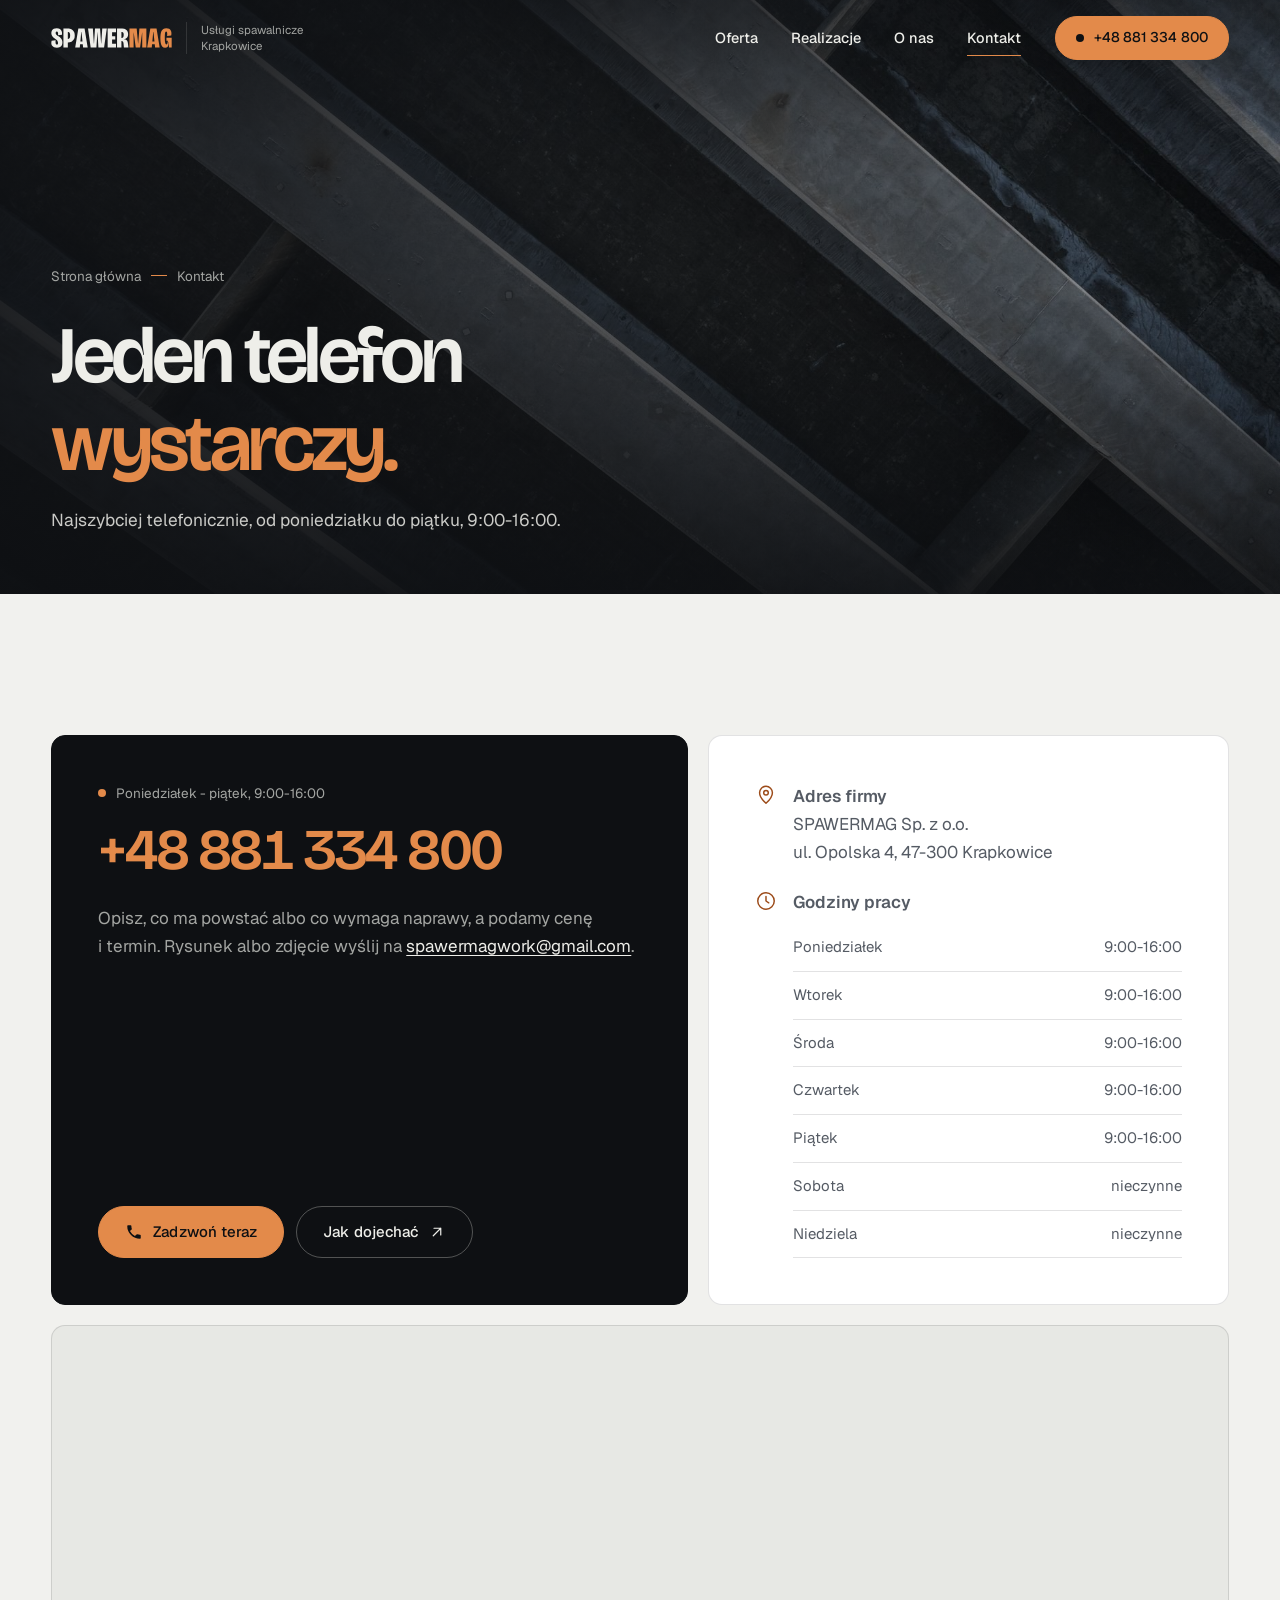
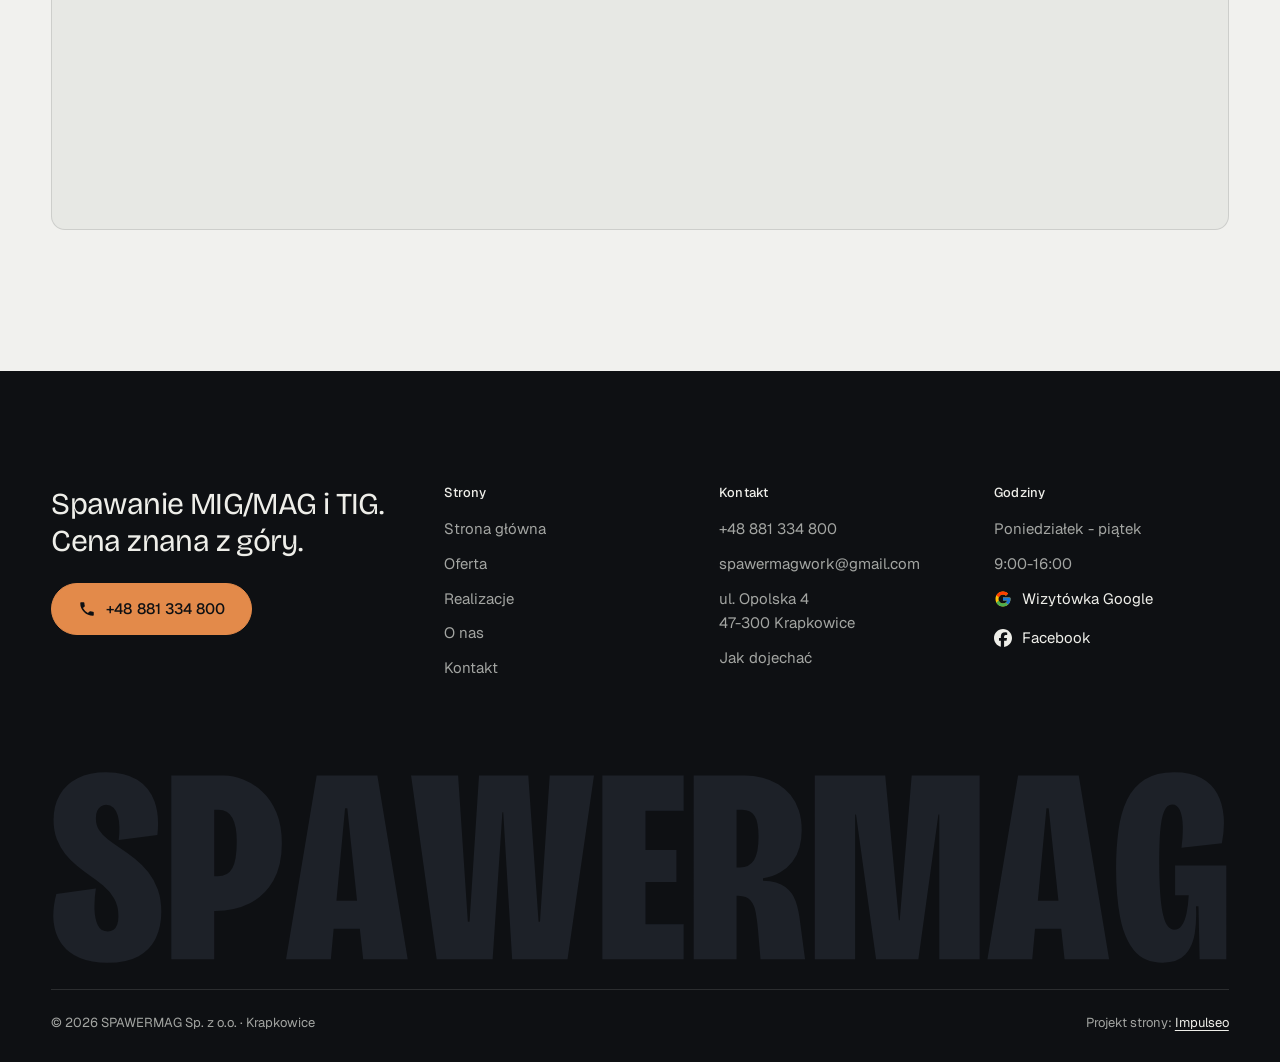
<file: kontakt.html>
<!DOCTYPE html>
<html lang="pl">
<head>
<meta charset="UTF-8">
<meta name="viewport" content="width=device-width, initial-scale=1.0">
<title>Kontakt - SPAWERMAG usługi spawalnicze, Krapkowice</title>
<meta name="description" content="Telefon: +48 881 334 800. SPAWERMAG Sp. z o.o., ul. Opolska 4, 47-300 Krapkowice. Czynne od poniedziałku do piątku, 9:00-16:00.">
<link rel="canonical" href="https://impulseo-pl.github.io/spawermag-sp-z-o-o/kontakt.html">
<meta name="robots" content="noindex, nofollow">
<meta name="theme-color" content="#0E1013">
<meta property="og:type" content="website">
<meta property="og:locale" content="pl_PL">
<meta property="og:site_name" content="SPAWERMAG">
<meta property="og:title" content="Kontakt - SPAWERMAG usługi spawalnicze, Krapkowice">
<meta property="og:description" content="Telefon: +48 881 334 800. SPAWERMAG Sp. z o.o., ul. Opolska 4, 47-300 Krapkowice. Czynne od poniedziałku do piątku, 9:00-16:00.">
<meta property="og:url" content="https://impulseo-pl.github.io/spawermag-sp-z-o-o/kontakt.html">
<meta property="og:image" content="https://impulseo-pl.github.io/spawermag-sp-z-o-o/img/og.jpg">
<meta property="og:image:width" content="1200">
<meta property="og:image:height" content="630">
<meta name="twitter:card" content="summary_large_image">
<script>(function(){var d=document.documentElement;d.classList.add('js');try{if(!window.matchMedia('(prefers-reduced-motion: reduce)').matches)d.classList.add('anim');}catch(e){}setTimeout(function(){if(!d.classList.contains('anim-ok'))d.classList.remove('anim');},3500);})();</script>
<link rel="preload" as="image" href="img/head-kontakt.jpg" fetchpriority="high">
<link rel="preconnect" href="https://fonts.googleapis.com">
<link rel="preconnect" href="https://fonts.gstatic.com" crossorigin>
<link href="https://fonts.googleapis.com/css2?family=Bricolage+Grotesque:opsz,wght@12..96,400..700&family=Geist:wght@400..600&display=swap" rel="stylesheet">
<link rel="stylesheet" href="assets/styles.css?v=20261112">
<script src="assets/lenis.min.js?v=1.1.20" defer></script>
<script src="assets/main.js?v=20261112" defer></script>
</head>
<body>
<a class="skip" href="#tresc">Przejdź do treści</a>
<header class="site-head">
<div class="head-in">
  <a class="brand" href="index.html" aria-label="SPAWERMAG - strona główna">
    <span class="znak"><svg class="wm" viewBox="6 -680 4229 700" role="img" aria-label="SPAWERMAG"><path pathLength="1" style="--i:0" d="M208 12Q151 12 110 -5Q69 -22 45 -54.5Q21 -87 15.5 -132.5Q10 -178 25 -235L167 -254Q161 -216 162 -180.5Q163 -145 174 -122.5Q185 -100 210 -100Q222 -100 230.5 -106Q239 -112 243.5 -124Q248 -136 248 -155Q248 -192 232.5 -218.5Q217 -245 193 -265Q169 -285 144 -302Q122 -318 99 -336.5Q76 -355 57 -378.5Q38 -402 26.5 -432Q15 -462 15 -501Q15 -552 37 -590.5Q59 -629 101.5 -650.5Q144 -672 204 -672Q272 -672 315.5 -645Q359 -618 377.5 -567.5Q396 -517 388 -447L249 -429Q252 -453 251.5 -475.5Q251 -498 246 -516Q241 -534 230.5 -544.5Q220 -555 204 -555Q193 -555 184.5 -549Q176 -543 171.5 -532.5Q167 -522 167 -507Q167 -482 179 -463.5Q191 -445 210.5 -430.5Q230 -416 251 -402Q280 -383 307 -361.5Q334 -340 355.5 -313Q377 -286 389.5 -251Q402 -216 402 -170Q402 -118 382.5 -76.5Q363 -35 320.5 -11.5Q278 12 208 12Z"/><path pathLength="1" style="--i:1" d="M438 0V-660H627Q660 -660 696 -646Q732 -632 764 -603Q796 -574 815.5 -527.5Q835 -481 835 -416Q835 -337 804.5 -283Q774 -229 720 -201.5Q666 -174 595 -174H592V0ZM592 -537V-298H605Q641 -298 657 -327Q673 -356 673 -423Q673 -480 657 -508.5Q641 -537 608 -537Z"/><path pathLength="1" style="--i:2" d="M850 0 960 -660H1178L1287 0H1127L1115 -110H1021L1011 0ZM1105 -210 1070 -543H1062L1031 -210Z"/><path pathLength="1" style="--i:3" d="M1391 0 1299 -660H1468L1503 -135H1509L1543 -660H1720L1757 -135H1762L1797 -660H1956L1861 0H1662L1630 -528H1627L1592 0Z"/><path pathLength="1" style="--i:4" d="M1986 0V-660H2278V-534H2141V-393H2252V-278H2141V-126H2278V0Z"/><path pathLength="1" style="--i:5" d="M2314 0V-660H2496Q2530 -660 2561 -652.5Q2592 -645 2617.5 -629Q2643 -613 2662 -590Q2681 -567 2691.5 -535.5Q2702 -504 2702 -464Q2702 -431 2694 -402Q2686 -373 2668.5 -350.5Q2651 -328 2625 -312.5Q2599 -297 2563 -291V-282Q2616 -280 2643 -260Q2670 -240 2681 -206.5Q2692 -173 2697 -129L2714 0H2554L2545 -106Q2542 -140 2537 -167.5Q2532 -195 2518.5 -211Q2505 -227 2475 -228H2468V0ZM2468 -330H2480Q2514 -330 2530.5 -356Q2547 -382 2547 -440Q2547 -493 2533 -515Q2519 -537 2488 -537H2468Z"/><path pathLength="1" class="mag" style="--i:6" d="M2749 0V-660H3002L3051 -140H3054L3097 -660H3341V0H3196V-520H3193L3121 0H2969L2897 -520H2894V0Z"/><path pathLength="1" class="mag" style="--i:7" d="M3369 0 3479 -660H3697L3806 0H3646L3634 -110H3540L3530 0ZM3624 -210 3589 -543H3581L3550 -210Z"/><path pathLength="1" class="mag" style="--i:8" d="M3998 12Q3931 12 3895 -32.5Q3859 -77 3845 -153.5Q3831 -230 3831 -326Q3831 -400 3839.5 -463Q3848 -526 3870.5 -573Q3893 -620 3934 -646Q3975 -672 4040 -672Q4099 -672 4137 -651.5Q4175 -631 4194.5 -595Q4214 -559 4217.5 -513Q4221 -467 4211 -417L4066 -401Q4072 -447 4070.5 -481.5Q4069 -516 4060 -536Q4051 -556 4033 -556Q4013 -556 4003 -530.5Q3993 -505 3989.5 -460.5Q3986 -416 3986 -357Q3986 -285 3989.5 -236.5Q3993 -188 4000 -159.5Q4007 -131 4017 -118.5Q4027 -106 4040 -106Q4056 -106 4067 -121.5Q4078 -137 4084 -165Q4090 -193 4092 -230H4043V-337H4227V0H4131L4127 -191H4118Q4121 -139 4113.5 -92.5Q4106 -46 4079.5 -17Q4053 12 3998 12Z"/></svg></span>
    <span class="brand-sub">Usługi spawalnicze<br>Krapkowice</span>
  </a>
  <nav class="nav-links" aria-label="Menu główne">
    <a class="nl" href="oferta.html">Oferta</a><a class="nl" href="realizacje.html">Realizacje</a><a class="nl" href="o-nas.html">O&nbsp;nas</a><a class="nl" href="kontakt.html" aria-current="page">Kontakt</a>
    <a class="btn btn-copper nav-cta" href="tel:+48881334800"><span class="live" aria-hidden="true"></span>+48 881 334 800</a>
  </nav>
  <button class="burger" type="button" aria-label="Otwórz menu" aria-expanded="false" aria-controls="mnav"><span></span><span></span></button>
</div>
</header>
<div class="mnav" id="mnav">
  <div class="mnav-in">
    <a class="ml" href="index.html">Strona główna</a><a class="ml" href="oferta.html">Oferta</a><a class="ml" href="realizacje.html">Realizacje</a><a class="ml" href="o-nas.html">O&nbsp;nas</a><a class="ml" href="kontakt.html" aria-current="page">Kontakt</a>
    <div class="mnav-foot">
      <span>Poniedziałek - piątek, 9:00-16:00 · ul. Opolska 4, Krapkowice</span>
      <a class="btn btn-copper" href="tel:+48881334800"><svg class="ico" width="16" height="16" viewBox="0 0 24 24" fill="none" aria-hidden="true"><path d="M6.6 10.8a15.5 15.5 0 0 0 6.6 6.6l2.2-2.2a1 1 0 0 1 1-.24 11.4 11.4 0 0 0 3.6.58 1 1 0 0 1 1 1V20a1 1 0 0 1-1 1A17 17 0 0 1 3 4a1 1 0 0 1 1-1h3.5a1 1 0 0 1 1 1c0 1.25.2 2.46.58 3.6a1 1 0 0 1-.25 1l-2.23 2.2Z" fill="currentColor"/></svg>+48 881 334 800</a>
    </div>
  </div>
</div>
<main id="tresc">

<section class="pagehead">
  <div class="pagehead-media"><img src="img/head-kontakt.jpg" alt="Stalowe belki konstrukcji widziane od spodu" width="1880" height="1251" decoding="async" fetchpriority="high"></div>
  <div class="ph-in">
    <p class="crumb up" style="--d:0"><a href="index.html">Strona główna</a><span class="sl" aria-hidden="true"></span>Kontakt</p>
    <h1><span class="ln"><span class="ln-i" style="--k:0">Jeden telefon</span></span><span class="ln"><span class="ln-i" style="--k:1"><em>wystarczy.</em></span></span></h1>
    <p class="ph-lead up" style="--d:300">Najszybciej telefonicznie, od poniedziałku do piątku, 9:00-16:00.</p>
  </div>
</section>

<section class="sec">
  <div class="wrap">
    <div class="k-grid">
      <div class="k-card dark rv">
        <span class="lbl"><span class="live" aria-hidden="true"></span>Poniedziałek - piątek, 9:00-16:00</span>
        <a class="k-phone" href="tel:+48881334800">+48 881 334 800</a>
        <p>Opisz, co ma powstać albo co wymaga naprawy, a&nbsp;podamy cenę i&nbsp;termin. Rysunek albo zdjęcie wyślij na <a href="mailto:spawermagwork@gmail.com">spawermagwork@gmail.com</a>.</p>
        <div class="cta-row">
          <a class="btn btn-copper" href="tel:+48881334800"><svg class="ico" width="16" height="16" viewBox="0 0 24 24" fill="none" aria-hidden="true"><path d="M6.6 10.8a15.5 15.5 0 0 0 6.6 6.6l2.2-2.2a1 1 0 0 1 1-.24 11.4 11.4 0 0 0 3.6.58 1 1 0 0 1 1 1V20a1 1 0 0 1-1 1A17 17 0 0 1 3 4a1 1 0 0 1 1-1h3.5a1 1 0 0 1 1 1c0 1.25.2 2.46.58 3.6a1 1 0 0 1-.25 1l-2.23 2.2Z" fill="currentColor"/></svg>Zadzwoń teraz</a>
          <a class="btn btn-ghost" href="https://maps.google.com/?cid=3430308101641627488" target="_blank" rel="noopener">Jak dojechać<svg class="ico" width="18" height="18" viewBox="0 0 24 24" fill="none" stroke="currentColor" stroke-width="1.6" stroke-linecap="round" stroke-linejoin="round" aria-hidden="true"><path d="M7 17 17 7M8 7h9v9"/></svg></a>
        </div>
      </div>
      <div class="k-card rv" style="--d:120">
        <ul class="k-list">
          <li><svg class="ico" width="24" height="24" viewBox="0 0 24 24" fill="none" stroke="currentColor" stroke-width="1.6" stroke-linecap="round" stroke-linejoin="round" aria-hidden="true"><path d="M12 21s-7-6.2-7-11.5A7 7 0 0 1 19 9.5C19 14.8 12 21 12 21z"/><circle cx="12" cy="9.5" r="2.5"/></svg><span><b>Adres firmy</b>SPAWERMAG Sp. z&nbsp;o.o.<br>ul. Opolska 4, 47-300 Krapkowice</span></li>
          <li><svg class="ico" width="24" height="24" viewBox="0 0 24 24" fill="none" stroke="currentColor" stroke-width="1.6" stroke-linecap="round" stroke-linejoin="round" aria-hidden="true"><circle cx="12" cy="12" r="9"/><path d="M12 7v5l3 2"/></svg><span><b>Godziny pracy</b>
            <ul class="hours"><li><span>Poniedziałek</span><span>9:00-16:00</span></li><li><span>Wtorek</span><span>9:00-16:00</span></li><li><span>Środa</span><span>9:00-16:00</span></li><li><span>Czwartek</span><span>9:00-16:00</span></li><li><span>Piątek</span><span>9:00-16:00</span></li><li><span>Sobota</span><span>nieczynne</span></li><li><span>Niedziela</span><span>nieczynne</span></li></ul></span></li>
        </ul>
      </div>
    </div>
    <div class="map map-lg rv">
      <iframe title="Mapa dojazdu - SPAWERMAG, ul. Opolska 4, Krapkowice" src="https://maps.google.com/maps?q=50.4755831,17.9663439&z=14&output=embed" loading="lazy" referrerpolicy="no-referrer-when-downgrade"></iframe>
    </div>
  </div>
</section>
</main>
<footer class="site-foot">
  <div class="wrap">
    <div class="foot-top">
      <div>
        <p class="foot-claim">Spawanie MIG/MAG i&nbsp;TIG. Cena znana z&nbsp;góry.</p>
        <a class="btn btn-copper" href="tel:+48881334800"><svg class="ico" width="16" height="16" viewBox="0 0 24 24" fill="none" aria-hidden="true"><path d="M6.6 10.8a15.5 15.5 0 0 0 6.6 6.6l2.2-2.2a1 1 0 0 1 1-.24 11.4 11.4 0 0 0 3.6.58 1 1 0 0 1 1 1V20a1 1 0 0 1-1 1A17 17 0 0 1 3 4a1 1 0 0 1 1-1h3.5a1 1 0 0 1 1 1c0 1.25.2 2.46.58 3.6a1 1 0 0 1-.25 1l-2.23 2.2Z" fill="currentColor"/></svg>+48 881 334 800</a>
      </div>
      <div>
        <h4>Strony</h4>
        <ul><li><a href="index.html">Strona główna</a></li><li><a href="oferta.html">Oferta</a></li><li><a href="realizacje.html">Realizacje</a></li><li><a href="o-nas.html">O&nbsp;nas</a></li><li><a href="kontakt.html">Kontakt</a></li></ul>
      </div>
      <div>
        <h4>Kontakt</h4>
        <ul>
          <li><a href="tel:+48881334800">+48 881 334 800</a></li>
          <li><a href="mailto:spawermagwork@gmail.com">spawermagwork@gmail.com</a></li>
          <li>ul. Opolska 4<br>47-300 Krapkowice</li>
          <li><a href="https://maps.google.com/?cid=3430308101641627488" target="_blank" rel="noopener">Jak dojechać</a></li>
        </ul>
      </div>
      <div>
        <h4>Godziny</h4>
        <ul>
          <li>Poniedziałek - piątek</li>
          <li>9:00-16:00</li>
          <li><a class="soc" href="https://maps.google.com/?cid=3430308101641627488" target="_blank" rel="noopener" aria-label="Wizytówka SPAWERMAG w Google"><svg class="g-logo" viewBox="0 0 48 48" aria-hidden="true"><path fill="#FFC107" d="M43.6 20.5H42V20H24v8h11.3C33.7 32.7 29.2 36 24 36c-6.6 0-12-5.4-12-12s5.4-12 12-12c3.1 0 5.8 1.2 7.9 3.1l5.7-5.7C34 6.1 29.3 4 24 4 12.9 4 4 12.9 4 24s8.9 20 20 20 20-8.9 20-20c0-1.3-.1-2.4-.4-3.5z"/><path fill="#FF3D00" d="m6.3 14.7 6.6 4.8C14.7 15.1 19 12 24 12c3.1 0 5.8 1.2 7.9 3.1l5.7-5.7C34 6.1 29.3 4 24 4 16.3 4 9.7 8.3 6.3 14.7z"/><path fill="#4CAF50" d="M24 44c5.2 0 9.9-2 13.4-5.2l-6.2-5.2A11.9 11.9 0 0 1 24 36c-5.2 0-9.6-3.3-11.3-7.9l-6.5 5C9.5 39.6 16.2 44 24 44z"/><path fill="#1976D2" d="M43.6 20.5H42V20H24v8h11.3a12 12 0 0 1-4.1 5.6l6.2 5.2C37 39.2 44 34 44 24c0-1.3-.1-2.4-.4-3.5z"/></svg>Wizytówka Google</a></li>
          <li><a class="soc" href="https://www.facebook.com/p/Spawermag-Work-61552654313783/" target="_blank" rel="noopener" aria-label="SPAWERMAG na Facebooku"><svg viewBox="0 0 24 24" aria-hidden="true" focusable="false"><path d="M9.101 23.691v-7.98H6.627v-3.667h2.474v-1.58c0-4.085 1.848-5.978 5.858-5.978.401 0 .955.042 1.468.103a8.68 8.68 0 0 1 1.141.195v3.325a8.623 8.623 0 0 0-.653-.036 26.805 26.805 0 0 0-.733-.009c-.707 0-1.259.096-1.675.309a1.686 1.686 0 0 0-.679.622c-.258.42-.374.995-.374 1.752v1.297h3.919l-.386 2.103-.287 1.564h-3.246v8.245C19.396 23.238 24 18.179 24 12.044c0-6.627-5.373-12-12-12s-12 5.373-12 12c0 5.628 3.874 10.35 9.101 11.647Z" fill="currentColor"/></svg>Facebook</a></li>
        </ul>
      </div>
    </div>
    <div class="foot-mark" aria-hidden="true"><svg class="wm-foot" viewBox="6 -680 4229 700" aria-hidden="true" focusable="false"><path style="--i:0" d="M208 12Q151 12 110 -5Q69 -22 45 -54.5Q21 -87 15.5 -132.5Q10 -178 25 -235L167 -254Q161 -216 162 -180.5Q163 -145 174 -122.5Q185 -100 210 -100Q222 -100 230.5 -106Q239 -112 243.5 -124Q248 -136 248 -155Q248 -192 232.5 -218.5Q217 -245 193 -265Q169 -285 144 -302Q122 -318 99 -336.5Q76 -355 57 -378.5Q38 -402 26.5 -432Q15 -462 15 -501Q15 -552 37 -590.5Q59 -629 101.5 -650.5Q144 -672 204 -672Q272 -672 315.5 -645Q359 -618 377.5 -567.5Q396 -517 388 -447L249 -429Q252 -453 251.5 -475.5Q251 -498 246 -516Q241 -534 230.5 -544.5Q220 -555 204 -555Q193 -555 184.5 -549Q176 -543 171.5 -532.5Q167 -522 167 -507Q167 -482 179 -463.5Q191 -445 210.5 -430.5Q230 -416 251 -402Q280 -383 307 -361.5Q334 -340 355.5 -313Q377 -286 389.5 -251Q402 -216 402 -170Q402 -118 382.5 -76.5Q363 -35 320.5 -11.5Q278 12 208 12Z"/><path style="--i:1" d="M438 0V-660H627Q660 -660 696 -646Q732 -632 764 -603Q796 -574 815.5 -527.5Q835 -481 835 -416Q835 -337 804.5 -283Q774 -229 720 -201.5Q666 -174 595 -174H592V0ZM592 -537V-298H605Q641 -298 657 -327Q673 -356 673 -423Q673 -480 657 -508.5Q641 -537 608 -537Z"/><path style="--i:2" d="M850 0 960 -660H1178L1287 0H1127L1115 -110H1021L1011 0ZM1105 -210 1070 -543H1062L1031 -210Z"/><path style="--i:3" d="M1391 0 1299 -660H1468L1503 -135H1509L1543 -660H1720L1757 -135H1762L1797 -660H1956L1861 0H1662L1630 -528H1627L1592 0Z"/><path style="--i:4" d="M1986 0V-660H2278V-534H2141V-393H2252V-278H2141V-126H2278V0Z"/><path style="--i:5" d="M2314 0V-660H2496Q2530 -660 2561 -652.5Q2592 -645 2617.5 -629Q2643 -613 2662 -590Q2681 -567 2691.5 -535.5Q2702 -504 2702 -464Q2702 -431 2694 -402Q2686 -373 2668.5 -350.5Q2651 -328 2625 -312.5Q2599 -297 2563 -291V-282Q2616 -280 2643 -260Q2670 -240 2681 -206.5Q2692 -173 2697 -129L2714 0H2554L2545 -106Q2542 -140 2537 -167.5Q2532 -195 2518.5 -211Q2505 -227 2475 -228H2468V0ZM2468 -330H2480Q2514 -330 2530.5 -356Q2547 -382 2547 -440Q2547 -493 2533 -515Q2519 -537 2488 -537H2468Z"/><path class="mag" style="--i:6" d="M2749 0V-660H3002L3051 -140H3054L3097 -660H3341V0H3196V-520H3193L3121 0H2969L2897 -520H2894V0Z"/><path class="mag" style="--i:7" d="M3369 0 3479 -660H3697L3806 0H3646L3634 -110H3540L3530 0ZM3624 -210 3589 -543H3581L3550 -210Z"/><path class="mag" style="--i:8" d="M3998 12Q3931 12 3895 -32.5Q3859 -77 3845 -153.5Q3831 -230 3831 -326Q3831 -400 3839.5 -463Q3848 -526 3870.5 -573Q3893 -620 3934 -646Q3975 -672 4040 -672Q4099 -672 4137 -651.5Q4175 -631 4194.5 -595Q4214 -559 4217.5 -513Q4221 -467 4211 -417L4066 -401Q4072 -447 4070.5 -481.5Q4069 -516 4060 -536Q4051 -556 4033 -556Q4013 -556 4003 -530.5Q3993 -505 3989.5 -460.5Q3986 -416 3986 -357Q3986 -285 3989.5 -236.5Q3993 -188 4000 -159.5Q4007 -131 4017 -118.5Q4027 -106 4040 -106Q4056 -106 4067 -121.5Q4078 -137 4084 -165Q4090 -193 4092 -230H4043V-337H4227V0H4131L4127 -191H4118Q4121 -139 4113.5 -92.5Q4106 -46 4079.5 -17Q4053 12 3998 12Z"/></svg></div>
    <div class="foot-bottom">
      <span>© 2026 SPAWERMAG Sp. z&nbsp;o.o. · Krapkowice</span>
      <span>Projekt strony: <a class="foot-credit" href="https://impulseo.pl" target="_blank" rel="noopener">Impulseo</a></span>
    </div>
  </div>
</footer>
<div class="sticky-call">
  <a class="btn btn-copper" href="tel:+48881334800"><svg class="ico" width="16" height="16" viewBox="0 0 24 24" fill="none" aria-hidden="true"><path d="M6.6 10.8a15.5 15.5 0 0 0 6.6 6.6l2.2-2.2a1 1 0 0 1 1-.24 11.4 11.4 0 0 0 3.6.58 1 1 0 0 1 1 1V20a1 1 0 0 1-1 1A17 17 0 0 1 3 4a1 1 0 0 1 1-1h3.5a1 1 0 0 1 1 1c0 1.25.2 2.46.58 3.6a1 1 0 0 1-.25 1l-2.23 2.2Z" fill="currentColor"/></svg>Zadzwoń</a>
  <a class="btn btn-ghost" href="kontakt.html">Kontakt i&nbsp;dojazd</a>
</div>
<div class="demo-wazne" data-do="2026-11-16" data-cykl="3" hidden><svg class="dw-ico" width="13" height="13" viewBox="0 0 24 24" fill="none" aria-hidden="true"><circle cx="12" cy="12" r="8.6" stroke="currentColor" stroke-width="1.8"/><path d="M12 7.2V12l3.3 2" stroke="currentColor" stroke-width="1.8" stroke-linecap="round"/></svg><span class="dw-txt"></span></div>
</body>
</html>
</file>
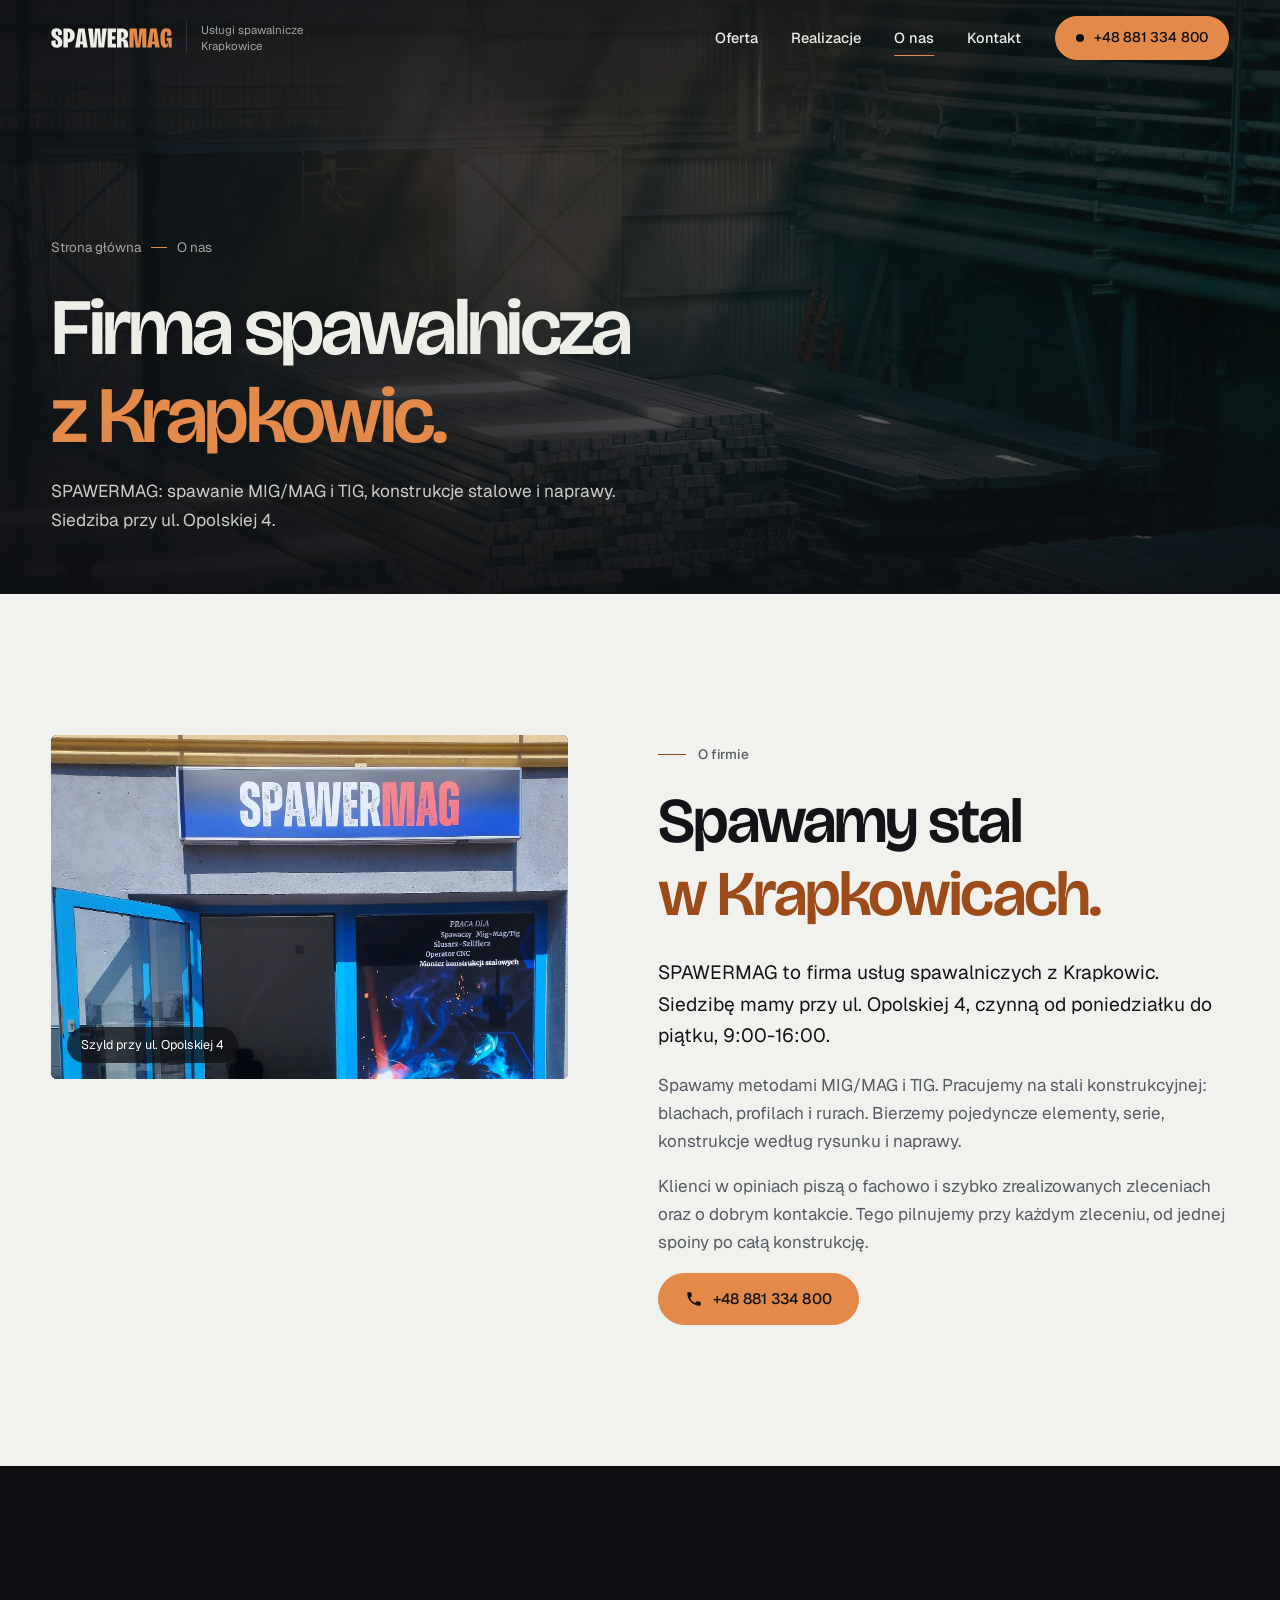
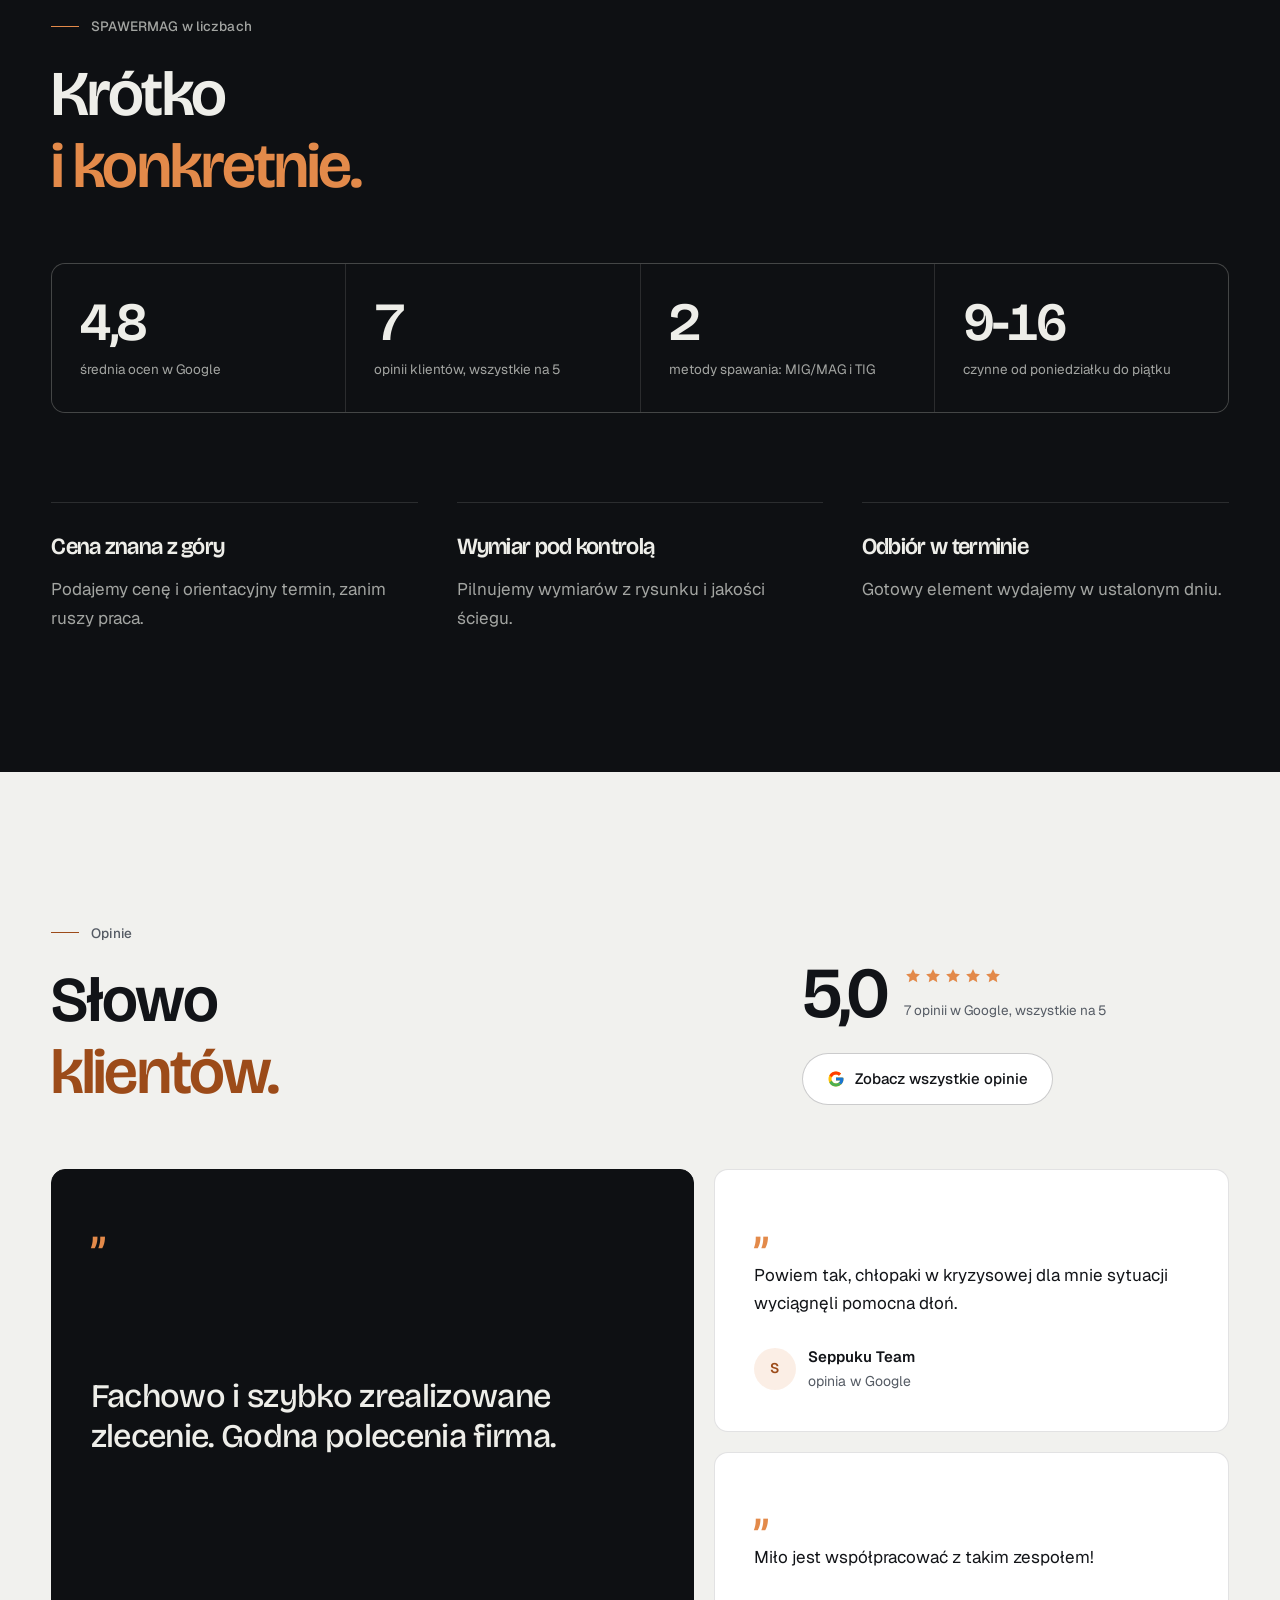
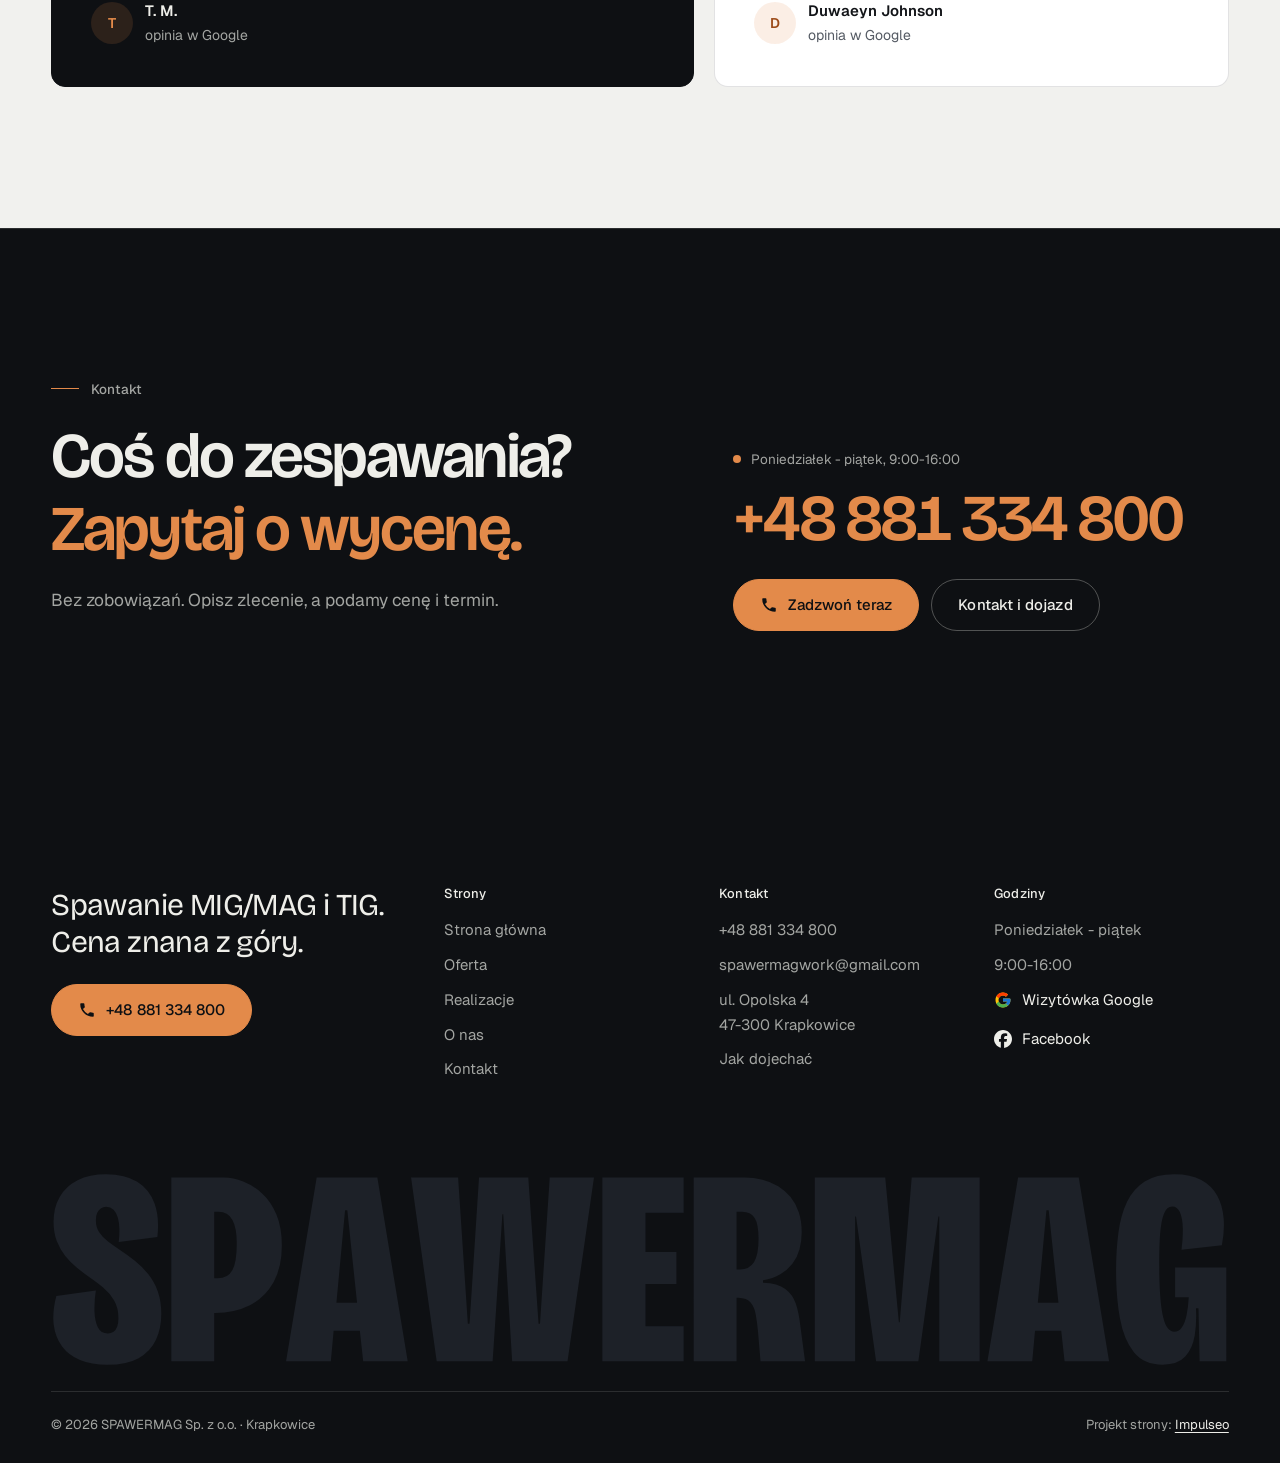
<file: o-nas.html>
<!DOCTYPE html>
<html lang="pl">
<head>
<meta charset="UTF-8">
<meta name="viewport" content="width=device-width, initial-scale=1.0">
<title>O&nbsp;nas - SPAWERMAG, firma spawalnicza z Krapkowic</title>
<meta name="description" content="SPAWERMAG to firma usług spawalniczych z Krapkowic, ul. Opolska 4. Spawanie MIG/MAG i TIG, konstrukcje stalowe, naprawy. Ocena 5,0 w Google.">
<link rel="canonical" href="https://impulseo-pl.github.io/spawermag-sp-z-o-o/o-nas.html">
<meta name="robots" content="noindex, nofollow">
<meta name="theme-color" content="#0E1013">
<meta property="og:type" content="website">
<meta property="og:locale" content="pl_PL">
<meta property="og:site_name" content="SPAWERMAG">
<meta property="og:title" content="O&nbsp;nas - SPAWERMAG, firma spawalnicza z Krapkowic">
<meta property="og:description" content="SPAWERMAG to firma usług spawalniczych z Krapkowic, ul. Opolska 4. Spawanie MIG/MAG i TIG, konstrukcje stalowe, naprawy. Ocena 5,0 w Google.">
<meta property="og:url" content="https://impulseo-pl.github.io/spawermag-sp-z-o-o/o-nas.html">
<meta property="og:image" content="https://impulseo-pl.github.io/spawermag-sp-z-o-o/img/og.jpg">
<meta property="og:image:width" content="1200">
<meta property="og:image:height" content="630">
<meta name="twitter:card" content="summary_large_image">
<script>(function(){var d=document.documentElement;d.classList.add('js');try{if(!window.matchMedia('(prefers-reduced-motion: reduce)').matches)d.classList.add('anim');}catch(e){}setTimeout(function(){if(!d.classList.contains('anim-ok'))d.classList.remove('anim');},3500);})();</script>
<link rel="preload" as="image" href="img/head-o-nas.jpg" fetchpriority="high">
<link rel="preconnect" href="https://fonts.googleapis.com">
<link rel="preconnect" href="https://fonts.gstatic.com" crossorigin>
<link href="https://fonts.googleapis.com/css2?family=Bricolage+Grotesque:opsz,wght@12..96,400..700&family=Geist:wght@400..600&display=swap" rel="stylesheet">
<link rel="stylesheet" href="assets/styles.css?v=20261112">
<script src="assets/lenis.min.js?v=1.1.20" defer></script>
<script src="assets/main.js?v=20261112" defer></script>
</head>
<body>
<a class="skip" href="#tresc">Przejdź do treści</a>
<header class="site-head">
<div class="head-in">
  <a class="brand" href="index.html" aria-label="SPAWERMAG - strona główna">
    <span class="znak"><svg class="wm" viewBox="6 -680 4229 700" role="img" aria-label="SPAWERMAG"><path pathLength="1" style="--i:0" d="M208 12Q151 12 110 -5Q69 -22 45 -54.5Q21 -87 15.5 -132.5Q10 -178 25 -235L167 -254Q161 -216 162 -180.5Q163 -145 174 -122.5Q185 -100 210 -100Q222 -100 230.5 -106Q239 -112 243.5 -124Q248 -136 248 -155Q248 -192 232.5 -218.5Q217 -245 193 -265Q169 -285 144 -302Q122 -318 99 -336.5Q76 -355 57 -378.5Q38 -402 26.5 -432Q15 -462 15 -501Q15 -552 37 -590.5Q59 -629 101.5 -650.5Q144 -672 204 -672Q272 -672 315.5 -645Q359 -618 377.5 -567.5Q396 -517 388 -447L249 -429Q252 -453 251.5 -475.5Q251 -498 246 -516Q241 -534 230.5 -544.5Q220 -555 204 -555Q193 -555 184.5 -549Q176 -543 171.5 -532.5Q167 -522 167 -507Q167 -482 179 -463.5Q191 -445 210.5 -430.5Q230 -416 251 -402Q280 -383 307 -361.5Q334 -340 355.5 -313Q377 -286 389.5 -251Q402 -216 402 -170Q402 -118 382.5 -76.5Q363 -35 320.5 -11.5Q278 12 208 12Z"/><path pathLength="1" style="--i:1" d="M438 0V-660H627Q660 -660 696 -646Q732 -632 764 -603Q796 -574 815.5 -527.5Q835 -481 835 -416Q835 -337 804.5 -283Q774 -229 720 -201.5Q666 -174 595 -174H592V0ZM592 -537V-298H605Q641 -298 657 -327Q673 -356 673 -423Q673 -480 657 -508.5Q641 -537 608 -537Z"/><path pathLength="1" style="--i:2" d="M850 0 960 -660H1178L1287 0H1127L1115 -110H1021L1011 0ZM1105 -210 1070 -543H1062L1031 -210Z"/><path pathLength="1" style="--i:3" d="M1391 0 1299 -660H1468L1503 -135H1509L1543 -660H1720L1757 -135H1762L1797 -660H1956L1861 0H1662L1630 -528H1627L1592 0Z"/><path pathLength="1" style="--i:4" d="M1986 0V-660H2278V-534H2141V-393H2252V-278H2141V-126H2278V0Z"/><path pathLength="1" style="--i:5" d="M2314 0V-660H2496Q2530 -660 2561 -652.5Q2592 -645 2617.5 -629Q2643 -613 2662 -590Q2681 -567 2691.5 -535.5Q2702 -504 2702 -464Q2702 -431 2694 -402Q2686 -373 2668.5 -350.5Q2651 -328 2625 -312.5Q2599 -297 2563 -291V-282Q2616 -280 2643 -260Q2670 -240 2681 -206.5Q2692 -173 2697 -129L2714 0H2554L2545 -106Q2542 -140 2537 -167.5Q2532 -195 2518.5 -211Q2505 -227 2475 -228H2468V0ZM2468 -330H2480Q2514 -330 2530.5 -356Q2547 -382 2547 -440Q2547 -493 2533 -515Q2519 -537 2488 -537H2468Z"/><path pathLength="1" class="mag" style="--i:6" d="M2749 0V-660H3002L3051 -140H3054L3097 -660H3341V0H3196V-520H3193L3121 0H2969L2897 -520H2894V0Z"/><path pathLength="1" class="mag" style="--i:7" d="M3369 0 3479 -660H3697L3806 0H3646L3634 -110H3540L3530 0ZM3624 -210 3589 -543H3581L3550 -210Z"/><path pathLength="1" class="mag" style="--i:8" d="M3998 12Q3931 12 3895 -32.5Q3859 -77 3845 -153.5Q3831 -230 3831 -326Q3831 -400 3839.5 -463Q3848 -526 3870.5 -573Q3893 -620 3934 -646Q3975 -672 4040 -672Q4099 -672 4137 -651.5Q4175 -631 4194.5 -595Q4214 -559 4217.5 -513Q4221 -467 4211 -417L4066 -401Q4072 -447 4070.5 -481.5Q4069 -516 4060 -536Q4051 -556 4033 -556Q4013 -556 4003 -530.5Q3993 -505 3989.5 -460.5Q3986 -416 3986 -357Q3986 -285 3989.5 -236.5Q3993 -188 4000 -159.5Q4007 -131 4017 -118.5Q4027 -106 4040 -106Q4056 -106 4067 -121.5Q4078 -137 4084 -165Q4090 -193 4092 -230H4043V-337H4227V0H4131L4127 -191H4118Q4121 -139 4113.5 -92.5Q4106 -46 4079.5 -17Q4053 12 3998 12Z"/></svg></span>
    <span class="brand-sub">Usługi spawalnicze<br>Krapkowice</span>
  </a>
  <nav class="nav-links" aria-label="Menu główne">
    <a class="nl" href="oferta.html">Oferta</a><a class="nl" href="realizacje.html">Realizacje</a><a class="nl" href="o-nas.html" aria-current="page">O&nbsp;nas</a><a class="nl" href="kontakt.html">Kontakt</a>
    <a class="btn btn-copper nav-cta" href="tel:+48881334800"><span class="live" aria-hidden="true"></span>+48 881 334 800</a>
  </nav>
  <button class="burger" type="button" aria-label="Otwórz menu" aria-expanded="false" aria-controls="mnav"><span></span><span></span></button>
</div>
</header>
<div class="mnav" id="mnav">
  <div class="mnav-in">
    <a class="ml" href="index.html">Strona główna</a><a class="ml" href="oferta.html">Oferta</a><a class="ml" href="realizacje.html">Realizacje</a><a class="ml" href="o-nas.html" aria-current="page">O&nbsp;nas</a><a class="ml" href="kontakt.html">Kontakt</a>
    <div class="mnav-foot">
      <span>Poniedziałek - piątek, 9:00-16:00 · ul. Opolska 4, Krapkowice</span>
      <a class="btn btn-copper" href="tel:+48881334800"><svg class="ico" width="16" height="16" viewBox="0 0 24 24" fill="none" aria-hidden="true"><path d="M6.6 10.8a15.5 15.5 0 0 0 6.6 6.6l2.2-2.2a1 1 0 0 1 1-.24 11.4 11.4 0 0 0 3.6.58 1 1 0 0 1 1 1V20a1 1 0 0 1-1 1A17 17 0 0 1 3 4a1 1 0 0 1 1-1h3.5a1 1 0 0 1 1 1c0 1.25.2 2.46.58 3.6a1 1 0 0 1-.25 1l-2.23 2.2Z" fill="currentColor"/></svg>+48 881 334 800</a>
    </div>
  </div>
</div>
<main id="tresc">

<section class="pagehead">
  <div class="pagehead-media"><img src="img/head-o-nas.jpg" alt="Stalowe profile ułożone w hali, smugi światła" width="1880" height="1253" decoding="async" fetchpriority="high"></div>
  <div class="ph-in">
    <p class="crumb up" style="--d:0"><a href="index.html">Strona główna</a><span class="sl" aria-hidden="true"></span>O&nbsp;nas</p>
    <h1><span class="ln"><span class="ln-i" style="--k:0">Firma spawalnicza</span></span><span class="ln"><span class="ln-i" style="--k:1"><em>z&nbsp;Krapkowic.</em></span></span></h1>
    <p class="ph-lead up" style="--d:300">SPAWERMAG: spawanie MIG/MAG i&nbsp;TIG, konstrukcje stalowe i&nbsp;naprawy. Siedziba przy ul. Opolskiej 4.</p>
  </div>
</section>

<section class="sec">
  <div class="wrap story">
    <figure class="fig rv-img rv">
      <img src="img/szyld.jpg" alt="Szyld SPAWERMAG nad wejściem do siedziby firmy" width="1600" height="1067" decoding="async">
      <figcaption class="fig-tag">Szyld przy ul. Opolskiej 4</figcaption>
    </figure>
    <div class="story-txt">
      <p class="eyebrow rv">O&nbsp;firmie</p>
      <h2 class="h2 rv rv-h"><span class="ln"><span class="ln-i" style="--k:0">Spawamy stal</span></span><span class="ln"><span class="ln-i" style="--k:1"><em>w&nbsp;Krapkowicach.</em></span></span></h2>
      <p class="rv" style="--d:100;margin-top:30px">SPAWERMAG to firma usług spawalniczych z&nbsp;Krapkowic. Siedzibę mamy przy ul. Opolskiej 4, czynną od poniedziałku do piątku, 9:00-16:00.</p>
      <p class="rv" style="--d:140">Spawamy metodami MIG/MAG i&nbsp;TIG. Pracujemy na stali konstrukcyjnej: blachach, profilach i&nbsp;rurach. Bierzemy pojedyncze elementy, serie, konstrukcje według rysunku i&nbsp;naprawy.</p>
      <p class="rv" style="--d:180">Klienci w&nbsp;opiniach piszą o&nbsp;fachowo i&nbsp;szybko zrealizowanych zleceniach oraz o&nbsp;dobrym kontakcie. Tego pilnujemy przy każdym zleceniu, od jednej spoiny po całą konstrukcję.</p>
      <a class="btn btn-copper rv" style="--d:220" href="tel:+48881334800"><svg class="ico" width="16" height="16" viewBox="0 0 24 24" fill="none" aria-hidden="true"><path d="M6.6 10.8a15.5 15.5 0 0 0 6.6 6.6l2.2-2.2a1 1 0 0 1 1-.24 11.4 11.4 0 0 0 3.6.58 1 1 0 0 1 1 1V20a1 1 0 0 1-1 1A17 17 0 0 1 3 4a1 1 0 0 1 1-1h3.5a1 1 0 0 1 1 1c0 1.25.2 2.46.58 3.6a1 1 0 0 1-.25 1l-2.23 2.2Z" fill="currentColor"/></svg>+48 881 334 800</a>
    </div>
  </div>
</section>

<section class="sec dark">
  <div class="wrap">
    <div class="sec-head">
      <div>
        <p class="eyebrow rv">SPAWERMAG w&nbsp;liczbach</p>
        <h2 class="h2 rv rv-h"><span class="ln"><span class="ln-i" style="--k:0">Krótko</span></span><span class="ln"><span class="ln-i" style="--k:1"><em>i&nbsp;konkretnie.</em></span></span></h2>
      </div>
    </div>
    <div class="numbers rv">
      <div class="stat"><b><span class="num" data-to="5,0">5,0</span></b><span>średnia ocen w&nbsp;Google</span></div>
      <div class="stat"><b>7</b><span>opinii klientów, wszystkie na 5</span></div>
      <div class="stat"><b>2</b><span>metody spawania: MIG/MAG i&nbsp;TIG</span></div>
      <div class="stat"><b>9-16</b><span>czynne od poniedziałku do piątku</span></div>
    </div>
    <div class="vals">
      <div class="val rv"><h3>Cena znana z&nbsp;góry</h3><p>Podajemy cenę i&nbsp;orientacyjny termin, zanim ruszy praca.</p></div>
      <div class="val rv" style="--d:100"><h3>Wymiar pod kontrolą</h3><p>Pilnujemy wymiarów z&nbsp;rysunku i&nbsp;jakości ściegu.</p></div>
      <div class="val rv" style="--d:200"><h3>Odbiór w&nbsp;terminie</h3><p>Gotowy element wydajemy w&nbsp;ustalonym dniu.</p></div>
    </div>
  </div>
</section>
<section class="opinie sec" id="opinie">
  <div class="wrap">
    <div class="sec-head">
      <div>
        <p class="eyebrow rv">Opinie</p>
        <h2 class="h2 rv rv-h"><span class="ln"><span class="ln-i" style="--k:0">Słowo</span></span><span class="ln"><span class="ln-i" style="--k:1"><em>klientów.</em></span></span></h2>
      </div>
      <div class="side rv" style="--d:120">
        <div class="op-meta"><span class="big">5,0</span><span><span class="stars" aria-label="Ocena 5 na 5"><svg viewBox="0 0 24 24" aria-hidden="true"><path fill="currentColor" d="M12 2.8l2.8 5.9 6.4.8-4.7 4.4 1.2 6.3L12 17.1l-5.7 3.1 1.2-6.3L2.8 9.5l6.4-.8z"/></svg><svg viewBox="0 0 24 24" aria-hidden="true"><path fill="currentColor" d="M12 2.8l2.8 5.9 6.4.8-4.7 4.4 1.2 6.3L12 17.1l-5.7 3.1 1.2-6.3L2.8 9.5l6.4-.8z"/></svg><svg viewBox="0 0 24 24" aria-hidden="true"><path fill="currentColor" d="M12 2.8l2.8 5.9 6.4.8-4.7 4.4 1.2 6.3L12 17.1l-5.7 3.1 1.2-6.3L2.8 9.5l6.4-.8z"/></svg><svg viewBox="0 0 24 24" aria-hidden="true"><path fill="currentColor" d="M12 2.8l2.8 5.9 6.4.8-4.7 4.4 1.2 6.3L12 17.1l-5.7 3.1 1.2-6.3L2.8 9.5l6.4-.8z"/></svg><svg viewBox="0 0 24 24" aria-hidden="true"><path fill="currentColor" d="M12 2.8l2.8 5.9 6.4.8-4.7 4.4 1.2 6.3L12 17.1l-5.7 3.1 1.2-6.3L2.8 9.5l6.4-.8z"/></svg></span><small>7 opinii w&nbsp;Google, wszystkie na 5</small></span></div>
        <a class="op-google" href="https://maps.google.com/?cid=3430308101641627488" target="_blank" rel="noopener"><svg class="g-logo" viewBox="0 0 48 48" aria-hidden="true"><path fill="#FFC107" d="M43.6 20.5H42V20H24v8h11.3C33.7 32.7 29.2 36 24 36c-6.6 0-12-5.4-12-12s5.4-12 12-12c3.1 0 5.8 1.2 7.9 3.1l5.7-5.7C34 6.1 29.3 4 24 4 12.9 4 4 12.9 4 24s8.9 20 20 20 20-8.9 20-20c0-1.3-.1-2.4-.4-3.5z"/><path fill="#FF3D00" d="m6.3 14.7 6.6 4.8C14.7 15.1 19 12 24 12c3.1 0 5.8 1.2 7.9 3.1l5.7-5.7C34 6.1 29.3 4 24 4 16.3 4 9.7 8.3 6.3 14.7z"/><path fill="#4CAF50" d="M24 44c5.2 0 9.9-2 13.4-5.2l-6.2-5.2A11.9 11.9 0 0 1 24 36c-5.2 0-9.6-3.3-11.3-7.9l-6.5 5C9.5 39.6 16.2 44 24 44z"/><path fill="#1976D2" d="M43.6 20.5H42V20H24v8h11.3a12 12 0 0 1-4.1 5.6l6.2 5.2C37 39.2 44 34 44 24c0-1.3-.1-2.4-.4-3.5z"/></svg>Zobacz wszystkie opinie</a>
      </div>
    </div>
    <div class="opinie-grid">
      <figure class="op-card feat rv" style="--d:0">
          <span class="q" aria-hidden="true">„</span>
          <blockquote><p>Fachowo i&nbsp;szybko zrealizowane zlecenie. Godna polecenia firma.</p></blockquote>
          <figcaption><span class="av" aria-hidden="true">T</span><span><b>T. M.</b>opinia w&nbsp;Google</span></figcaption>
        </figure><figure class="op-card rv" style="--d:110">
          <span class="q" aria-hidden="true">„</span>
          <blockquote><p>Powiem tak, chłopaki w&nbsp;kryzysowej dla mnie sytuacji wyciągnęli pomocna dłoń.</p></blockquote>
          <figcaption><span class="av" aria-hidden="true">S</span><span><b>Seppuku Team</b>opinia w&nbsp;Google</span></figcaption>
        </figure><figure class="op-card rv" style="--d:220">
          <span class="q" aria-hidden="true">„</span>
          <blockquote><p>Miło jest współpracować z&nbsp;takim zespołem!</p></blockquote>
          <figcaption><span class="av" aria-hidden="true">D</span><span><b>Duwaeyn Johnson</b>opinia w&nbsp;Google</span></figcaption>
        </figure>
    </div>
  </div>
</section>
<section class="cta-band dark">
  <div class="wrap cta-grid">
    <div>
      <p class="eyebrow rv">Kontakt</p>
      <h2 class="h2 rv rv-h"><span class="ln"><span class="ln-i" style="--k:0">Coś do zespawania?</span></span><span class="ln"><span class="ln-i" style="--k:1"><em>Zapytaj o&nbsp;wycenę.</em></span></span></h2>
      <p class="lead rv" style="--d:120">Bez zobowiązań. Opisz zlecenie, a&nbsp;podamy cenę i&nbsp;termin.</p>
    </div>
    <div class="cta-side rv" style="--d:180">
      <span class="lbl"><span class="live" aria-hidden="true"></span>Poniedziałek - piątek, 9:00-16:00</span>
      <a class="cta-phone" href="tel:+48881334800">+48 881 334 800</a>
      <div class="cta-row">
        <a class="btn btn-copper" href="tel:+48881334800"><svg class="ico" width="16" height="16" viewBox="0 0 24 24" fill="none" aria-hidden="true"><path d="M6.6 10.8a15.5 15.5 0 0 0 6.6 6.6l2.2-2.2a1 1 0 0 1 1-.24 11.4 11.4 0 0 0 3.6.58 1 1 0 0 1 1 1V20a1 1 0 0 1-1 1A17 17 0 0 1 3 4a1 1 0 0 1 1-1h3.5a1 1 0 0 1 1 1c0 1.25.2 2.46.58 3.6a1 1 0 0 1-.25 1l-2.23 2.2Z" fill="currentColor"/></svg>Zadzwoń teraz</a>
        <a class="btn btn-ghost" href="kontakt.html">Kontakt i&nbsp;dojazd</a>
      </div>
    </div>
  </div>
</section>
</main>
<footer class="site-foot">
  <div class="wrap">
    <div class="foot-top">
      <div>
        <p class="foot-claim">Spawanie MIG/MAG i&nbsp;TIG. Cena znana z&nbsp;góry.</p>
        <a class="btn btn-copper" href="tel:+48881334800"><svg class="ico" width="16" height="16" viewBox="0 0 24 24" fill="none" aria-hidden="true"><path d="M6.6 10.8a15.5 15.5 0 0 0 6.6 6.6l2.2-2.2a1 1 0 0 1 1-.24 11.4 11.4 0 0 0 3.6.58 1 1 0 0 1 1 1V20a1 1 0 0 1-1 1A17 17 0 0 1 3 4a1 1 0 0 1 1-1h3.5a1 1 0 0 1 1 1c0 1.25.2 2.46.58 3.6a1 1 0 0 1-.25 1l-2.23 2.2Z" fill="currentColor"/></svg>+48 881 334 800</a>
      </div>
      <div>
        <h4>Strony</h4>
        <ul><li><a href="index.html">Strona główna</a></li><li><a href="oferta.html">Oferta</a></li><li><a href="realizacje.html">Realizacje</a></li><li><a href="o-nas.html">O&nbsp;nas</a></li><li><a href="kontakt.html">Kontakt</a></li></ul>
      </div>
      <div>
        <h4>Kontakt</h4>
        <ul>
          <li><a href="tel:+48881334800">+48 881 334 800</a></li>
          <li><a href="mailto:spawermagwork@gmail.com">spawermagwork@gmail.com</a></li>
          <li>ul. Opolska 4<br>47-300 Krapkowice</li>
          <li><a href="https://maps.google.com/?cid=3430308101641627488" target="_blank" rel="noopener">Jak dojechać</a></li>
        </ul>
      </div>
      <div>
        <h4>Godziny</h4>
        <ul>
          <li>Poniedziałek - piątek</li>
          <li>9:00-16:00</li>
          <li><a class="soc" href="https://maps.google.com/?cid=3430308101641627488" target="_blank" rel="noopener" aria-label="Wizytówka SPAWERMAG w Google"><svg class="g-logo" viewBox="0 0 48 48" aria-hidden="true"><path fill="#FFC107" d="M43.6 20.5H42V20H24v8h11.3C33.7 32.7 29.2 36 24 36c-6.6 0-12-5.4-12-12s5.4-12 12-12c3.1 0 5.8 1.2 7.9 3.1l5.7-5.7C34 6.1 29.3 4 24 4 12.9 4 4 12.9 4 24s8.9 20 20 20 20-8.9 20-20c0-1.3-.1-2.4-.4-3.5z"/><path fill="#FF3D00" d="m6.3 14.7 6.6 4.8C14.7 15.1 19 12 24 12c3.1 0 5.8 1.2 7.9 3.1l5.7-5.7C34 6.1 29.3 4 24 4 16.3 4 9.7 8.3 6.3 14.7z"/><path fill="#4CAF50" d="M24 44c5.2 0 9.9-2 13.4-5.2l-6.2-5.2A11.9 11.9 0 0 1 24 36c-5.2 0-9.6-3.3-11.3-7.9l-6.5 5C9.5 39.6 16.2 44 24 44z"/><path fill="#1976D2" d="M43.6 20.5H42V20H24v8h11.3a12 12 0 0 1-4.1 5.6l6.2 5.2C37 39.2 44 34 44 24c0-1.3-.1-2.4-.4-3.5z"/></svg>Wizytówka Google</a></li>
          <li><a class="soc" href="https://www.facebook.com/p/Spawermag-Work-61552654313783/" target="_blank" rel="noopener" aria-label="SPAWERMAG na Facebooku"><svg viewBox="0 0 24 24" aria-hidden="true" focusable="false"><path d="M9.101 23.691v-7.98H6.627v-3.667h2.474v-1.58c0-4.085 1.848-5.978 5.858-5.978.401 0 .955.042 1.468.103a8.68 8.68 0 0 1 1.141.195v3.325a8.623 8.623 0 0 0-.653-.036 26.805 26.805 0 0 0-.733-.009c-.707 0-1.259.096-1.675.309a1.686 1.686 0 0 0-.679.622c-.258.42-.374.995-.374 1.752v1.297h3.919l-.386 2.103-.287 1.564h-3.246v8.245C19.396 23.238 24 18.179 24 12.044c0-6.627-5.373-12-12-12s-12 5.373-12 12c0 5.628 3.874 10.35 9.101 11.647Z" fill="currentColor"/></svg>Facebook</a></li>
        </ul>
      </div>
    </div>
    <div class="foot-mark" aria-hidden="true"><svg class="wm-foot" viewBox="6 -680 4229 700" aria-hidden="true" focusable="false"><path style="--i:0" d="M208 12Q151 12 110 -5Q69 -22 45 -54.5Q21 -87 15.5 -132.5Q10 -178 25 -235L167 -254Q161 -216 162 -180.5Q163 -145 174 -122.5Q185 -100 210 -100Q222 -100 230.5 -106Q239 -112 243.5 -124Q248 -136 248 -155Q248 -192 232.5 -218.5Q217 -245 193 -265Q169 -285 144 -302Q122 -318 99 -336.5Q76 -355 57 -378.5Q38 -402 26.5 -432Q15 -462 15 -501Q15 -552 37 -590.5Q59 -629 101.5 -650.5Q144 -672 204 -672Q272 -672 315.5 -645Q359 -618 377.5 -567.5Q396 -517 388 -447L249 -429Q252 -453 251.5 -475.5Q251 -498 246 -516Q241 -534 230.5 -544.5Q220 -555 204 -555Q193 -555 184.5 -549Q176 -543 171.5 -532.5Q167 -522 167 -507Q167 -482 179 -463.5Q191 -445 210.5 -430.5Q230 -416 251 -402Q280 -383 307 -361.5Q334 -340 355.5 -313Q377 -286 389.5 -251Q402 -216 402 -170Q402 -118 382.5 -76.5Q363 -35 320.5 -11.5Q278 12 208 12Z"/><path style="--i:1" d="M438 0V-660H627Q660 -660 696 -646Q732 -632 764 -603Q796 -574 815.5 -527.5Q835 -481 835 -416Q835 -337 804.5 -283Q774 -229 720 -201.5Q666 -174 595 -174H592V0ZM592 -537V-298H605Q641 -298 657 -327Q673 -356 673 -423Q673 -480 657 -508.5Q641 -537 608 -537Z"/><path style="--i:2" d="M850 0 960 -660H1178L1287 0H1127L1115 -110H1021L1011 0ZM1105 -210 1070 -543H1062L1031 -210Z"/><path style="--i:3" d="M1391 0 1299 -660H1468L1503 -135H1509L1543 -660H1720L1757 -135H1762L1797 -660H1956L1861 0H1662L1630 -528H1627L1592 0Z"/><path style="--i:4" d="M1986 0V-660H2278V-534H2141V-393H2252V-278H2141V-126H2278V0Z"/><path style="--i:5" d="M2314 0V-660H2496Q2530 -660 2561 -652.5Q2592 -645 2617.5 -629Q2643 -613 2662 -590Q2681 -567 2691.5 -535.5Q2702 -504 2702 -464Q2702 -431 2694 -402Q2686 -373 2668.5 -350.5Q2651 -328 2625 -312.5Q2599 -297 2563 -291V-282Q2616 -280 2643 -260Q2670 -240 2681 -206.5Q2692 -173 2697 -129L2714 0H2554L2545 -106Q2542 -140 2537 -167.5Q2532 -195 2518.5 -211Q2505 -227 2475 -228H2468V0ZM2468 -330H2480Q2514 -330 2530.5 -356Q2547 -382 2547 -440Q2547 -493 2533 -515Q2519 -537 2488 -537H2468Z"/><path class="mag" style="--i:6" d="M2749 0V-660H3002L3051 -140H3054L3097 -660H3341V0H3196V-520H3193L3121 0H2969L2897 -520H2894V0Z"/><path class="mag" style="--i:7" d="M3369 0 3479 -660H3697L3806 0H3646L3634 -110H3540L3530 0ZM3624 -210 3589 -543H3581L3550 -210Z"/><path class="mag" style="--i:8" d="M3998 12Q3931 12 3895 -32.5Q3859 -77 3845 -153.5Q3831 -230 3831 -326Q3831 -400 3839.5 -463Q3848 -526 3870.5 -573Q3893 -620 3934 -646Q3975 -672 4040 -672Q4099 -672 4137 -651.5Q4175 -631 4194.5 -595Q4214 -559 4217.5 -513Q4221 -467 4211 -417L4066 -401Q4072 -447 4070.5 -481.5Q4069 -516 4060 -536Q4051 -556 4033 -556Q4013 -556 4003 -530.5Q3993 -505 3989.5 -460.5Q3986 -416 3986 -357Q3986 -285 3989.5 -236.5Q3993 -188 4000 -159.5Q4007 -131 4017 -118.5Q4027 -106 4040 -106Q4056 -106 4067 -121.5Q4078 -137 4084 -165Q4090 -193 4092 -230H4043V-337H4227V0H4131L4127 -191H4118Q4121 -139 4113.5 -92.5Q4106 -46 4079.5 -17Q4053 12 3998 12Z"/></svg></div>
    <div class="foot-bottom">
      <span>© 2026 SPAWERMAG Sp. z&nbsp;o.o. · Krapkowice</span>
      <span>Projekt strony: <a class="foot-credit" href="https://impulseo.pl" target="_blank" rel="noopener">Impulseo</a></span>
    </div>
  </div>
</footer>
<div class="sticky-call">
  <a class="btn btn-copper" href="tel:+48881334800"><svg class="ico" width="16" height="16" viewBox="0 0 24 24" fill="none" aria-hidden="true"><path d="M6.6 10.8a15.5 15.5 0 0 0 6.6 6.6l2.2-2.2a1 1 0 0 1 1-.24 11.4 11.4 0 0 0 3.6.58 1 1 0 0 1 1 1V20a1 1 0 0 1-1 1A17 17 0 0 1 3 4a1 1 0 0 1 1-1h3.5a1 1 0 0 1 1 1c0 1.25.2 2.46.58 3.6a1 1 0 0 1-.25 1l-2.23 2.2Z" fill="currentColor"/></svg>Zadzwoń</a>
  <a class="btn btn-ghost" href="kontakt.html">Kontakt i&nbsp;dojazd</a>
</div>
<div class="demo-wazne" data-do="2026-11-16" data-cykl="3" hidden><svg class="dw-ico" width="13" height="13" viewBox="0 0 24 24" fill="none" aria-hidden="true"><circle cx="12" cy="12" r="8.6" stroke="currentColor" stroke-width="1.8"/><path d="M12 7.2V12l3.3 2" stroke="currentColor" stroke-width="1.8" stroke-linecap="round"/></svg><span class="dw-txt"></span></div>
</body>
</html>
</file>
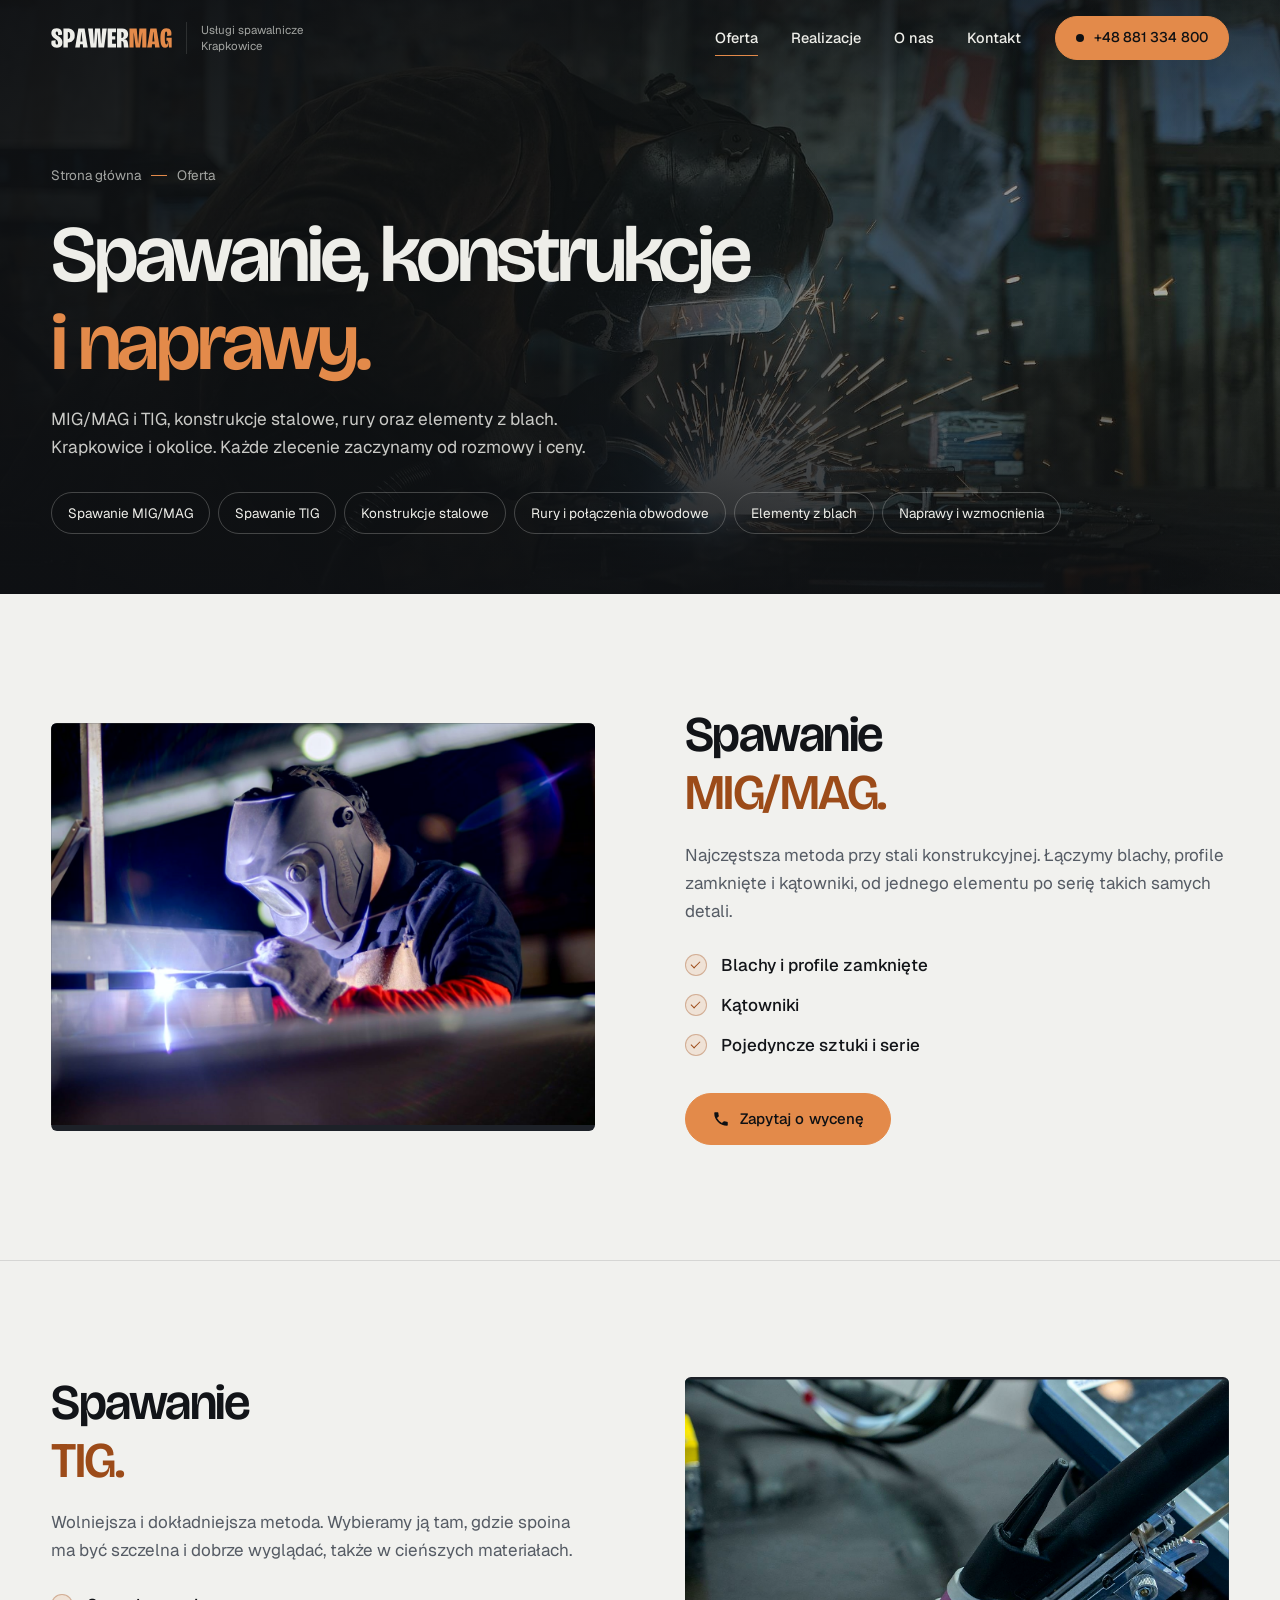
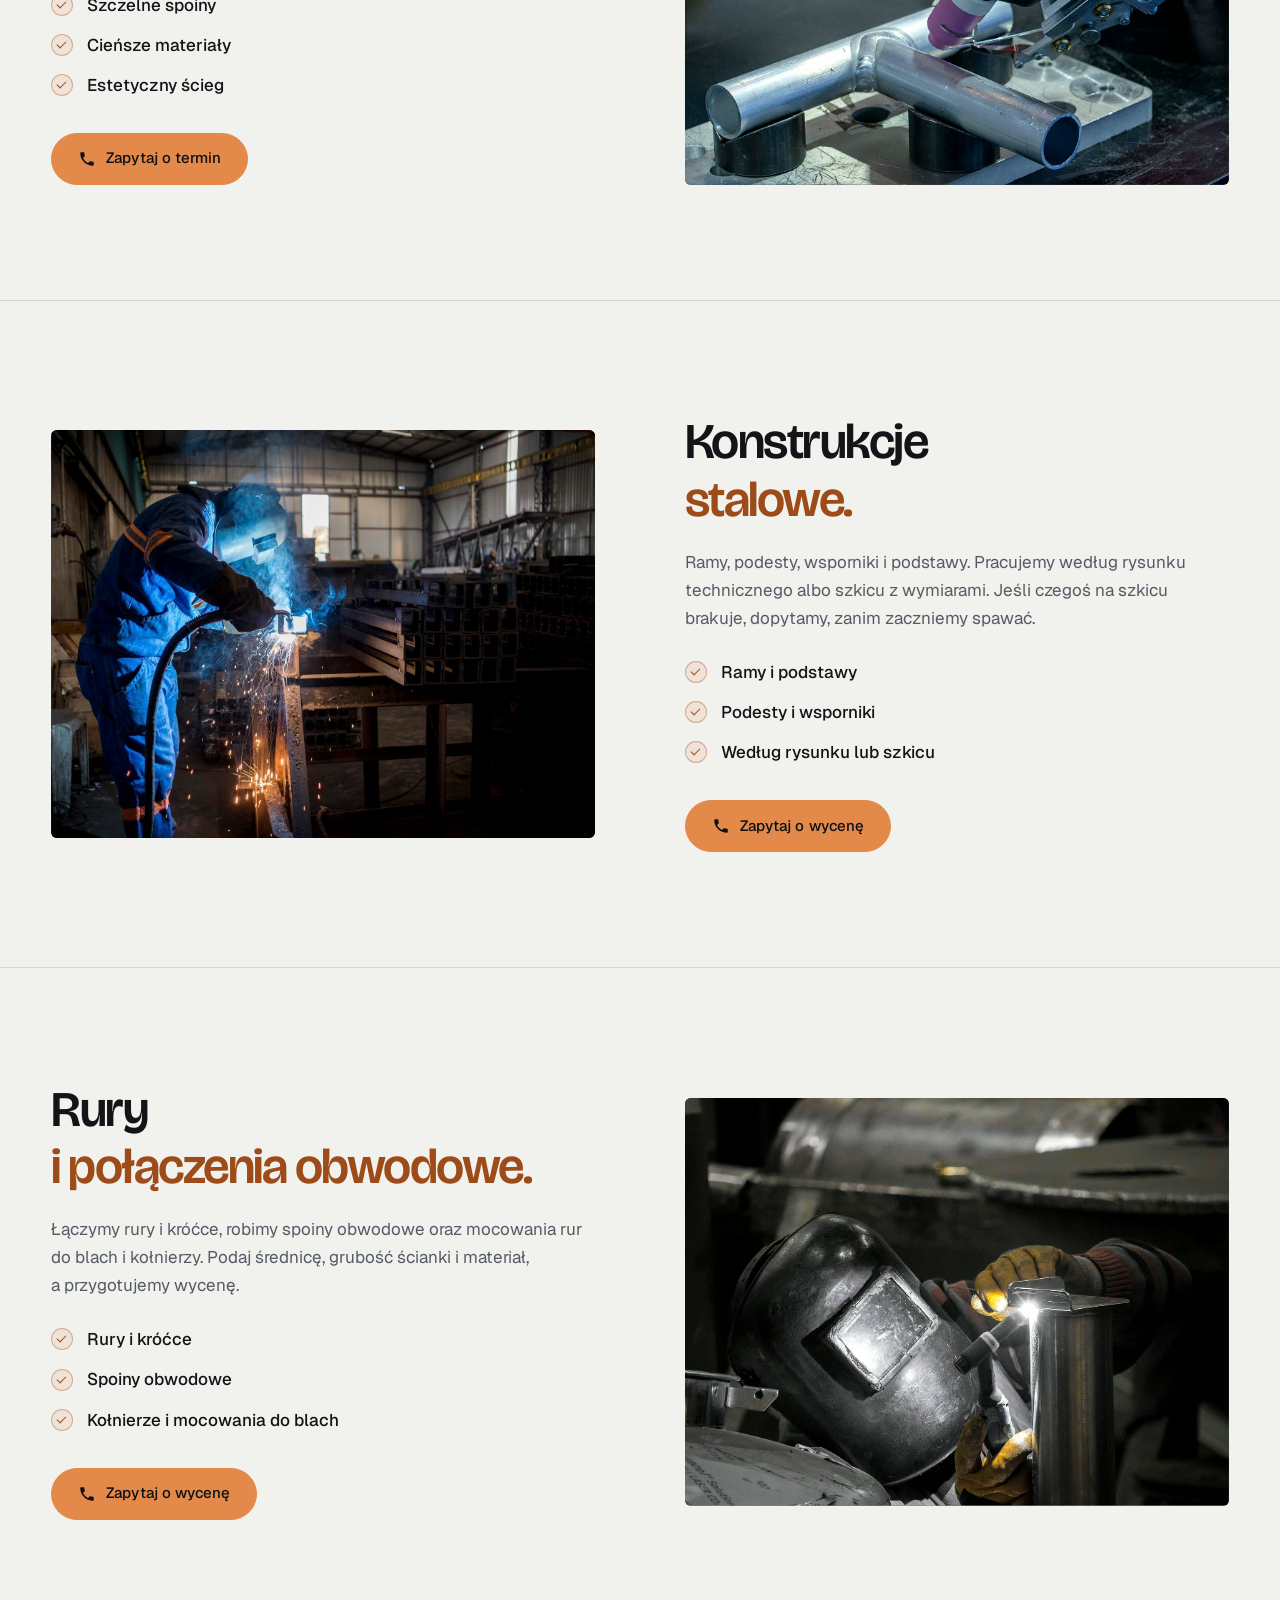
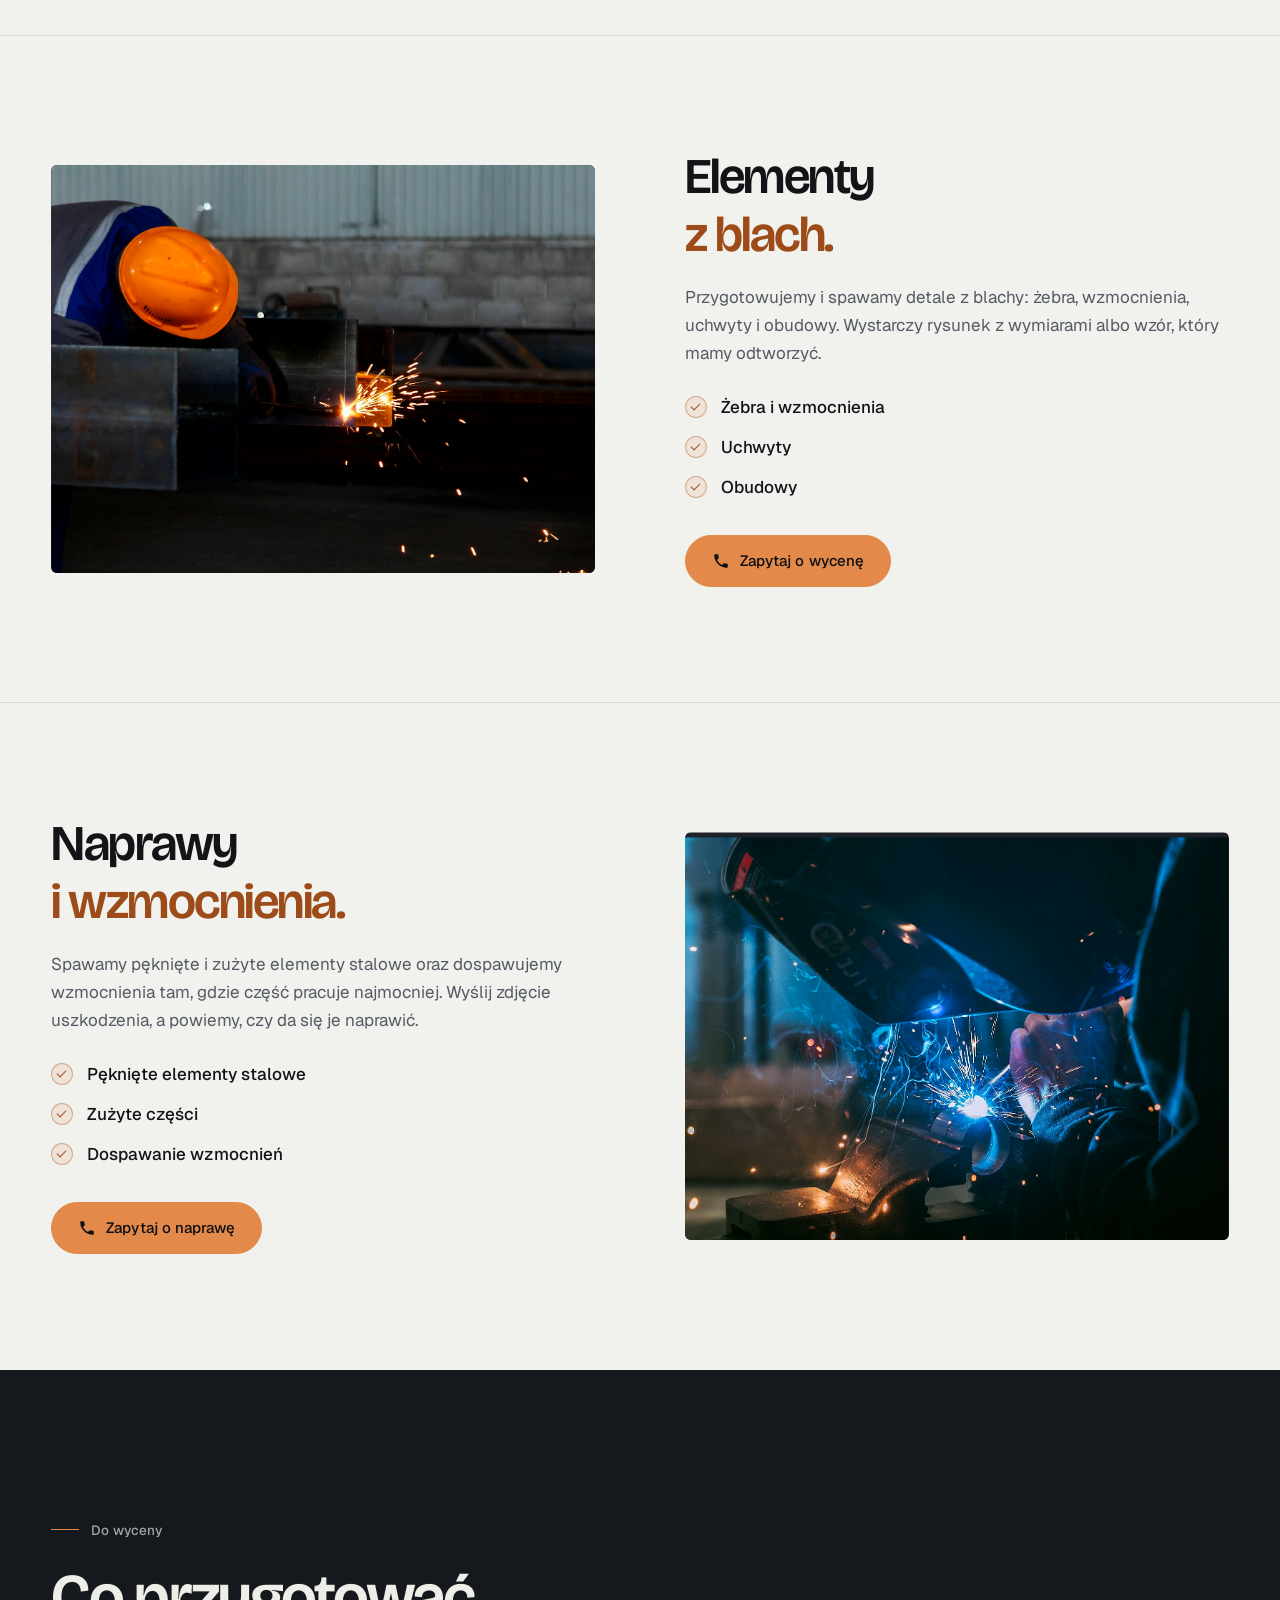
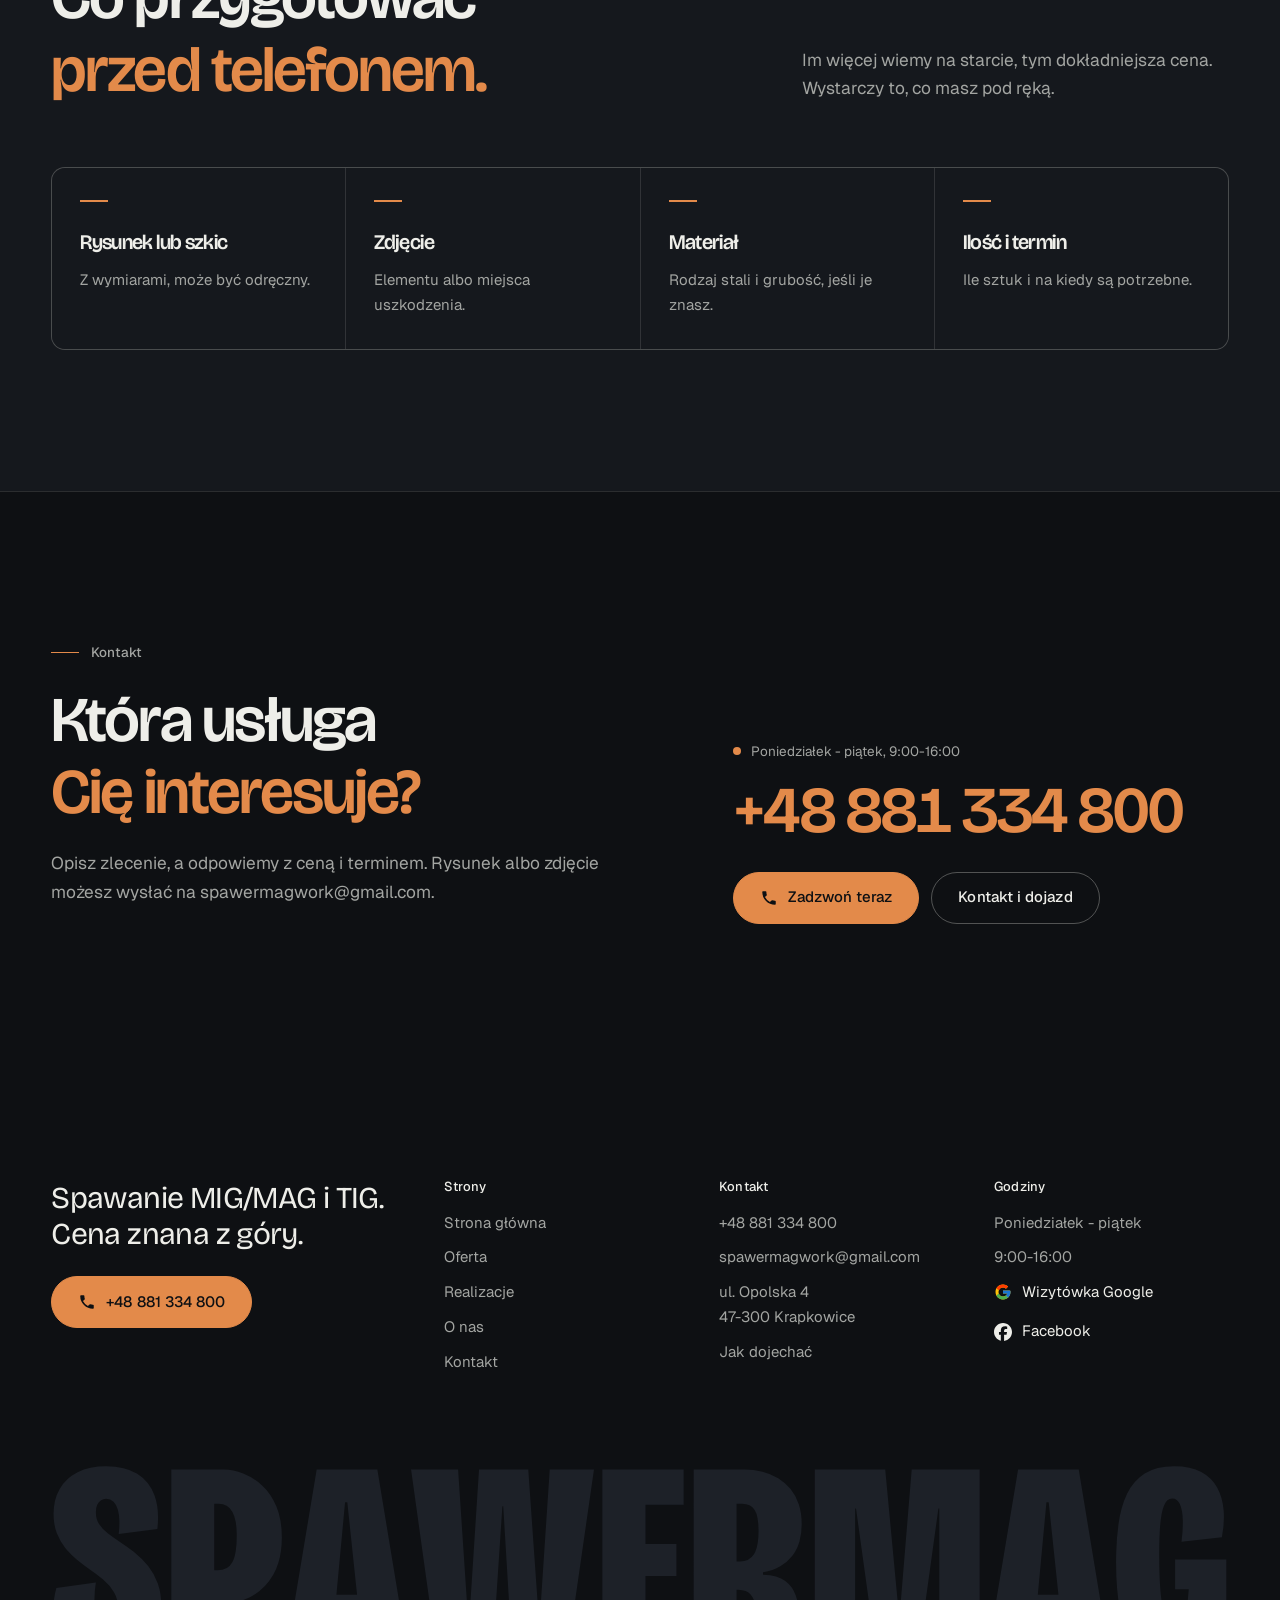
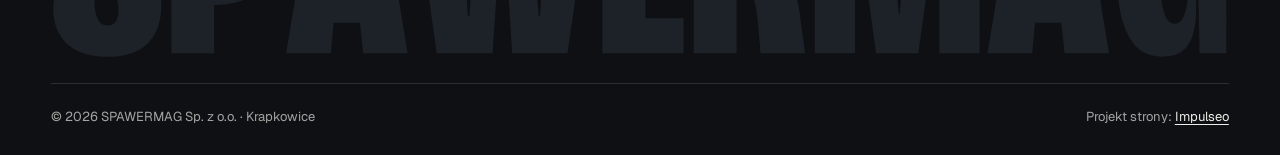
<file: oferta.html>
<!DOCTYPE html>
<html lang="pl">
<head>
<meta charset="UTF-8">
<meta name="viewport" content="width=device-width, initial-scale=1.0">
<title>Oferta - SPAWERMAG usługi spawalnicze Krapkowice</title>
<meta name="description" content="Spawanie MIG/MAG i TIG, konstrukcje stalowe, rury i połączenia obwodowe, elementy z blach, naprawy i wzmocnienia. SPAWERMAG, Krapkowice.">
<link rel="canonical" href="https://impulseo-pl.github.io/spawermag-sp-z-o-o/oferta.html">
<meta name="robots" content="noindex, nofollow">
<meta name="theme-color" content="#0E1013">
<meta property="og:type" content="website">
<meta property="og:locale" content="pl_PL">
<meta property="og:site_name" content="SPAWERMAG">
<meta property="og:title" content="Oferta - SPAWERMAG usługi spawalnicze Krapkowice">
<meta property="og:description" content="Spawanie MIG/MAG i TIG, konstrukcje stalowe, rury i połączenia obwodowe, elementy z blach, naprawy i wzmocnienia. SPAWERMAG, Krapkowice.">
<meta property="og:url" content="https://impulseo-pl.github.io/spawermag-sp-z-o-o/oferta.html">
<meta property="og:image" content="https://impulseo-pl.github.io/spawermag-sp-z-o-o/img/og.jpg">
<meta property="og:image:width" content="1200">
<meta property="og:image:height" content="630">
<meta name="twitter:card" content="summary_large_image">
<script>(function(){var d=document.documentElement;d.classList.add('js');try{if(!window.matchMedia('(prefers-reduced-motion: reduce)').matches)d.classList.add('anim');}catch(e){}setTimeout(function(){if(!d.classList.contains('anim-ok'))d.classList.remove('anim');},3500);})();</script>
<link rel="preload" as="image" href="img/g15.jpg" fetchpriority="high">
<link rel="preconnect" href="https://fonts.googleapis.com">
<link rel="preconnect" href="https://fonts.gstatic.com" crossorigin>
<link href="https://fonts.googleapis.com/css2?family=Bricolage+Grotesque:opsz,wght@12..96,400..700&family=Geist:wght@400..600&display=swap" rel="stylesheet">
<link rel="stylesheet" href="assets/styles.css?v=20261112">
<script src="assets/lenis.min.js?v=1.1.20" defer></script>
<script src="assets/main.js?v=20261112" defer></script>
</head>
<body>
<a class="skip" href="#tresc">Przejdź do treści</a>
<header class="site-head">
<div class="head-in">
  <a class="brand" href="index.html" aria-label="SPAWERMAG - strona główna">
    <span class="znak"><svg class="wm" viewBox="6 -680 4229 700" role="img" aria-label="SPAWERMAG"><path pathLength="1" style="--i:0" d="M208 12Q151 12 110 -5Q69 -22 45 -54.5Q21 -87 15.5 -132.5Q10 -178 25 -235L167 -254Q161 -216 162 -180.5Q163 -145 174 -122.5Q185 -100 210 -100Q222 -100 230.5 -106Q239 -112 243.5 -124Q248 -136 248 -155Q248 -192 232.5 -218.5Q217 -245 193 -265Q169 -285 144 -302Q122 -318 99 -336.5Q76 -355 57 -378.5Q38 -402 26.5 -432Q15 -462 15 -501Q15 -552 37 -590.5Q59 -629 101.5 -650.5Q144 -672 204 -672Q272 -672 315.5 -645Q359 -618 377.5 -567.5Q396 -517 388 -447L249 -429Q252 -453 251.5 -475.5Q251 -498 246 -516Q241 -534 230.5 -544.5Q220 -555 204 -555Q193 -555 184.5 -549Q176 -543 171.5 -532.5Q167 -522 167 -507Q167 -482 179 -463.5Q191 -445 210.5 -430.5Q230 -416 251 -402Q280 -383 307 -361.5Q334 -340 355.5 -313Q377 -286 389.5 -251Q402 -216 402 -170Q402 -118 382.5 -76.5Q363 -35 320.5 -11.5Q278 12 208 12Z"/><path pathLength="1" style="--i:1" d="M438 0V-660H627Q660 -660 696 -646Q732 -632 764 -603Q796 -574 815.5 -527.5Q835 -481 835 -416Q835 -337 804.5 -283Q774 -229 720 -201.5Q666 -174 595 -174H592V0ZM592 -537V-298H605Q641 -298 657 -327Q673 -356 673 -423Q673 -480 657 -508.5Q641 -537 608 -537Z"/><path pathLength="1" style="--i:2" d="M850 0 960 -660H1178L1287 0H1127L1115 -110H1021L1011 0ZM1105 -210 1070 -543H1062L1031 -210Z"/><path pathLength="1" style="--i:3" d="M1391 0 1299 -660H1468L1503 -135H1509L1543 -660H1720L1757 -135H1762L1797 -660H1956L1861 0H1662L1630 -528H1627L1592 0Z"/><path pathLength="1" style="--i:4" d="M1986 0V-660H2278V-534H2141V-393H2252V-278H2141V-126H2278V0Z"/><path pathLength="1" style="--i:5" d="M2314 0V-660H2496Q2530 -660 2561 -652.5Q2592 -645 2617.5 -629Q2643 -613 2662 -590Q2681 -567 2691.5 -535.5Q2702 -504 2702 -464Q2702 -431 2694 -402Q2686 -373 2668.5 -350.5Q2651 -328 2625 -312.5Q2599 -297 2563 -291V-282Q2616 -280 2643 -260Q2670 -240 2681 -206.5Q2692 -173 2697 -129L2714 0H2554L2545 -106Q2542 -140 2537 -167.5Q2532 -195 2518.5 -211Q2505 -227 2475 -228H2468V0ZM2468 -330H2480Q2514 -330 2530.5 -356Q2547 -382 2547 -440Q2547 -493 2533 -515Q2519 -537 2488 -537H2468Z"/><path pathLength="1" class="mag" style="--i:6" d="M2749 0V-660H3002L3051 -140H3054L3097 -660H3341V0H3196V-520H3193L3121 0H2969L2897 -520H2894V0Z"/><path pathLength="1" class="mag" style="--i:7" d="M3369 0 3479 -660H3697L3806 0H3646L3634 -110H3540L3530 0ZM3624 -210 3589 -543H3581L3550 -210Z"/><path pathLength="1" class="mag" style="--i:8" d="M3998 12Q3931 12 3895 -32.5Q3859 -77 3845 -153.5Q3831 -230 3831 -326Q3831 -400 3839.5 -463Q3848 -526 3870.5 -573Q3893 -620 3934 -646Q3975 -672 4040 -672Q4099 -672 4137 -651.5Q4175 -631 4194.5 -595Q4214 -559 4217.5 -513Q4221 -467 4211 -417L4066 -401Q4072 -447 4070.5 -481.5Q4069 -516 4060 -536Q4051 -556 4033 -556Q4013 -556 4003 -530.5Q3993 -505 3989.5 -460.5Q3986 -416 3986 -357Q3986 -285 3989.5 -236.5Q3993 -188 4000 -159.5Q4007 -131 4017 -118.5Q4027 -106 4040 -106Q4056 -106 4067 -121.5Q4078 -137 4084 -165Q4090 -193 4092 -230H4043V-337H4227V0H4131L4127 -191H4118Q4121 -139 4113.5 -92.5Q4106 -46 4079.5 -17Q4053 12 3998 12Z"/></svg></span>
    <span class="brand-sub">Usługi spawalnicze<br>Krapkowice</span>
  </a>
  <nav class="nav-links" aria-label="Menu główne">
    <a class="nl" href="oferta.html" aria-current="page">Oferta</a><a class="nl" href="realizacje.html">Realizacje</a><a class="nl" href="o-nas.html">O&nbsp;nas</a><a class="nl" href="kontakt.html">Kontakt</a>
    <a class="btn btn-copper nav-cta" href="tel:+48881334800"><span class="live" aria-hidden="true"></span>+48 881 334 800</a>
  </nav>
  <button class="burger" type="button" aria-label="Otwórz menu" aria-expanded="false" aria-controls="mnav"><span></span><span></span></button>
</div>
</header>
<div class="mnav" id="mnav">
  <div class="mnav-in">
    <a class="ml" href="index.html">Strona główna</a><a class="ml" href="oferta.html" aria-current="page">Oferta</a><a class="ml" href="realizacje.html">Realizacje</a><a class="ml" href="o-nas.html">O&nbsp;nas</a><a class="ml" href="kontakt.html">Kontakt</a>
    <div class="mnav-foot">
      <span>Poniedziałek - piątek, 9:00-16:00 · ul. Opolska 4, Krapkowice</span>
      <a class="btn btn-copper" href="tel:+48881334800"><svg class="ico" width="16" height="16" viewBox="0 0 24 24" fill="none" aria-hidden="true"><path d="M6.6 10.8a15.5 15.5 0 0 0 6.6 6.6l2.2-2.2a1 1 0 0 1 1-.24 11.4 11.4 0 0 0 3.6.58 1 1 0 0 1 1 1V20a1 1 0 0 1-1 1A17 17 0 0 1 3 4a1 1 0 0 1 1-1h3.5a1 1 0 0 1 1 1c0 1.25.2 2.46.58 3.6a1 1 0 0 1-.25 1l-2.23 2.2Z" fill="currentColor"/></svg>+48 881 334 800</a>
    </div>
  </div>
</div>
<main id="tresc">

<section class="pagehead">
  <div class="pagehead-media"><img src="img/g15.jpg" alt="Spawacz przy pracy w warsztacie, iskry nad stołem" width="1880" height="1253" decoding="async" fetchpriority="high"></div>
  <div class="ph-in">
    <p class="crumb up" style="--d:0"><a href="index.html">Strona główna</a><span class="sl" aria-hidden="true"></span>Oferta</p>
    <h1><span class="ln"><span class="ln-i" style="--k:0">Spawanie, konstrukcje</span></span><span class="ln"><span class="ln-i" style="--k:1"><em>i&nbsp;naprawy.</em></span></span></h1>
    <p class="ph-lead up" style="--d:300">MIG/MAG i&nbsp;TIG, konstrukcje stalowe, rury oraz elementy z&nbsp;blach. Krapkowice i&nbsp;okolice. Każde zlecenie zaczynamy od rozmowy i&nbsp;ceny.</p>
    <nav class="chips up" style="--d:420" aria-label="Usługi na tej stronie"><a class="chip" href="#mig-mag">Spawanie MIG/MAG</a><a class="chip" href="#tig">Spawanie TIG</a><a class="chip" href="#konstrukcje">Konstrukcje stalowe</a><a class="chip" href="#rury">Rury i&nbsp;połączenia obwodowe</a><a class="chip" href="#blachy">Elementy z&nbsp;blach</a><a class="chip" href="#naprawy">Naprawy i&nbsp;wzmocnienia</a></nav>
  </div>
</section>
<section class="svc-block" id="mig-mag">
  <div class="wrap svc-row">
    <figure class="fig svc-fig rv-img rv">
      <img src="img/g9.jpg" alt="Spawacz w przyłbicy spawa stalowy element" width="1786" height="1136" decoding="async" data-plx="30" style="height:110%;margin-top:-5%">
    </figure>
    <div class="svc-txt">
      <h2 class="rv rv-h"><span class="ln"><span class="ln-i" style="--k:0">Spawanie</span></span><span class="ln"><span class="ln-i" style="--k:1"><em>MIG/MAG.</em></span></span></h2>
      <p class="rv" style="--d:100">Najczęstsza metoda przy stali konstrukcyjnej. Łączymy blachy, profile zamknięte i&nbsp;kątowniki, od jednego elementu po serię takich samych detali.</p>
      <ul class="ticks rv" style="--d:160"><li>Blachy i&nbsp;profile zamknięte</li><li>Kątowniki</li><li>Pojedyncze sztuki i&nbsp;serie</li></ul>
      <a class="btn btn-copper rv" style="--d:220" href="tel:+48881334800"><svg class="ico" width="16" height="16" viewBox="0 0 24 24" fill="none" aria-hidden="true"><path d="M6.6 10.8a15.5 15.5 0 0 0 6.6 6.6l2.2-2.2a1 1 0 0 1 1-.24 11.4 11.4 0 0 0 3.6.58 1 1 0 0 1 1 1V20a1 1 0 0 1-1 1A17 17 0 0 1 3 4a1 1 0 0 1 1-1h3.5a1 1 0 0 1 1 1c0 1.25.2 2.46.58 3.6a1 1 0 0 1-.25 1l-2.23 2.2Z" fill="currentColor"/></svg>Zapytaj o&nbsp;wycenę</a>
    </div>
  </div>
</section>
<section class="svc-block flip" id="tig">
  <div class="wrap svc-row">
    <figure class="fig svc-fig rv-img rv">
      <img src="img/g6.jpg" alt="Uchwyt spawalniczy TIG nad łączonymi rurkami" width="1880" height="1253" decoding="async" data-plx="30" style="height:110%;margin-top:-5%">
    </figure>
    <div class="svc-txt">
      <h2 class="rv rv-h"><span class="ln"><span class="ln-i" style="--k:0">Spawanie</span></span><span class="ln"><span class="ln-i" style="--k:1"><em>TIG.</em></span></span></h2>
      <p class="rv" style="--d:100">Wolniejsza i&nbsp;dokładniejsza metoda. Wybieramy ją tam, gdzie spoina ma być szczelna i&nbsp;dobrze wyglądać, także w&nbsp;cieńszych materiałach.</p>
      <ul class="ticks rv" style="--d:160"><li>Szczelne spoiny</li><li>Cieńsze materiały</li><li>Estetyczny ścieg</li></ul>
      <a class="btn btn-copper rv" style="--d:220" href="tel:+48881334800"><svg class="ico" width="16" height="16" viewBox="0 0 24 24" fill="none" aria-hidden="true"><path d="M6.6 10.8a15.5 15.5 0 0 0 6.6 6.6l2.2-2.2a1 1 0 0 1 1-.24 11.4 11.4 0 0 0 3.6.58 1 1 0 0 1 1 1V20a1 1 0 0 1-1 1A17 17 0 0 1 3 4a1 1 0 0 1 1-1h3.5a1 1 0 0 1 1 1c0 1.25.2 2.46.58 3.6a1 1 0 0 1-.25 1l-2.23 2.2Z" fill="currentColor"/></svg>Zapytaj o&nbsp;termin</a>
    </div>
  </div>
</section>
<section class="svc-block" id="konstrukcje">
  <div class="wrap svc-row">
    <figure class="fig svc-fig rv-img rv">
      <img src="img/g17.jpg" alt="Spawanie stalowych profili w hali" width="1880" height="1253" loading="lazy" decoding="async" data-plx="30" style="height:110%;margin-top:-5%">
    </figure>
    <div class="svc-txt">
      <h2 class="rv rv-h"><span class="ln"><span class="ln-i" style="--k:0">Konstrukcje</span></span><span class="ln"><span class="ln-i" style="--k:1"><em>stalowe.</em></span></span></h2>
      <p class="rv" style="--d:100">Ramy, podesty, wsporniki i&nbsp;podstawy. Pracujemy według rysunku technicznego albo szkicu z&nbsp;wymiarami. Jeśli czegoś na szkicu brakuje, dopytamy, zanim zaczniemy spawać.</p>
      <ul class="ticks rv" style="--d:160"><li>Ramy i&nbsp;podstawy</li><li>Podesty i&nbsp;wsporniki</li><li>Według rysunku lub szkicu</li></ul>
      <a class="btn btn-copper rv" style="--d:220" href="tel:+48881334800"><svg class="ico" width="16" height="16" viewBox="0 0 24 24" fill="none" aria-hidden="true"><path d="M6.6 10.8a15.5 15.5 0 0 0 6.6 6.6l2.2-2.2a1 1 0 0 1 1-.24 11.4 11.4 0 0 0 3.6.58 1 1 0 0 1 1 1V20a1 1 0 0 1-1 1A17 17 0 0 1 3 4a1 1 0 0 1 1-1h3.5a1 1 0 0 1 1 1c0 1.25.2 2.46.58 3.6a1 1 0 0 1-.25 1l-2.23 2.2Z" fill="currentColor"/></svg>Zapytaj o&nbsp;wycenę</a>
    </div>
  </div>
</section>
<section class="svc-block flip" id="rury">
  <div class="wrap svc-row">
    <figure class="fig svc-fig rv-img rv">
      <img src="img/g8.jpg" alt="Spawacz łączy rurę z elementem ze stali" width="1880" height="1253" loading="lazy" decoding="async" data-plx="30" style="height:110%;margin-top:-5%">
    </figure>
    <div class="svc-txt">
      <h2 class="rv rv-h"><span class="ln"><span class="ln-i" style="--k:0">Rury</span></span><span class="ln"><span class="ln-i" style="--k:1"><em>i&nbsp;połączenia obwodowe.</em></span></span></h2>
      <p class="rv" style="--d:100">Łączymy rury i&nbsp;króćce, robimy spoiny obwodowe oraz mocowania rur do blach i&nbsp;kołnierzy. Podaj średnicę, grubość ścianki i&nbsp;materiał, a&nbsp;przygotujemy wycenę.</p>
      <ul class="ticks rv" style="--d:160"><li>Rury i&nbsp;króćce</li><li>Spoiny obwodowe</li><li>Kołnierze i&nbsp;mocowania do blach</li></ul>
      <a class="btn btn-copper rv" style="--d:220" href="tel:+48881334800"><svg class="ico" width="16" height="16" viewBox="0 0 24 24" fill="none" aria-hidden="true"><path d="M6.6 10.8a15.5 15.5 0 0 0 6.6 6.6l2.2-2.2a1 1 0 0 1 1-.24 11.4 11.4 0 0 0 3.6.58 1 1 0 0 1 1 1V20a1 1 0 0 1-1 1A17 17 0 0 1 3 4a1 1 0 0 1 1-1h3.5a1 1 0 0 1 1 1c0 1.25.2 2.46.58 3.6a1 1 0 0 1-.25 1l-2.23 2.2Z" fill="currentColor"/></svg>Zapytaj o&nbsp;wycenę</a>
    </div>
  </div>
</section>
<section class="svc-block" id="blachy">
  <div class="wrap svc-row">
    <figure class="fig svc-fig rv-img rv">
      <img src="img/g5.jpg" alt="Obróbka stalowego elementu, snop iskier" width="1880" height="1253" loading="lazy" decoding="async" data-plx="30" style="height:110%;margin-top:-5%">
    </figure>
    <div class="svc-txt">
      <h2 class="rv rv-h"><span class="ln"><span class="ln-i" style="--k:0">Elementy</span></span><span class="ln"><span class="ln-i" style="--k:1"><em>z&nbsp;blach.</em></span></span></h2>
      <p class="rv" style="--d:100">Przygotowujemy i&nbsp;spawamy detale z&nbsp;blachy: żebra, wzmocnienia, uchwyty i&nbsp;obudowy. Wystarczy rysunek z&nbsp;wymiarami albo wzór, który mamy odtworzyć.</p>
      <ul class="ticks rv" style="--d:160"><li>Żebra i&nbsp;wzmocnienia</li><li>Uchwyty</li><li>Obudowy</li></ul>
      <a class="btn btn-copper rv" style="--d:220" href="tel:+48881334800"><svg class="ico" width="16" height="16" viewBox="0 0 24 24" fill="none" aria-hidden="true"><path d="M6.6 10.8a15.5 15.5 0 0 0 6.6 6.6l2.2-2.2a1 1 0 0 1 1-.24 11.4 11.4 0 0 0 3.6.58 1 1 0 0 1 1 1V20a1 1 0 0 1-1 1A17 17 0 0 1 3 4a1 1 0 0 1 1-1h3.5a1 1 0 0 1 1 1c0 1.25.2 2.46.58 3.6a1 1 0 0 1-.25 1l-2.23 2.2Z" fill="currentColor"/></svg>Zapytaj o&nbsp;wycenę</a>
    </div>
  </div>
</section>
<section class="svc-block flip" id="naprawy">
  <div class="wrap svc-row">
    <figure class="fig svc-fig rv-img rv">
      <img src="img/g16.jpg" alt="Spawanie z bliska, niebieski łuk i iskry" width="1880" height="1253" loading="lazy" decoding="async" data-plx="30" style="height:110%;margin-top:-5%">
    </figure>
    <div class="svc-txt">
      <h2 class="rv rv-h"><span class="ln"><span class="ln-i" style="--k:0">Naprawy</span></span><span class="ln"><span class="ln-i" style="--k:1"><em>i&nbsp;wzmocnienia.</em></span></span></h2>
      <p class="rv" style="--d:100">Spawamy pęknięte i&nbsp;zużyte elementy stalowe oraz dospawujemy wzmocnienia tam, gdzie część pracuje najmocniej. Wyślij zdjęcie uszkodzenia, a&nbsp;powiemy, czy da się je naprawić.</p>
      <ul class="ticks rv" style="--d:160"><li>Pęknięte elementy stalowe</li><li>Zużyte części</li><li>Dospawanie wzmocnień</li></ul>
      <a class="btn btn-copper rv" style="--d:220" href="tel:+48881334800"><svg class="ico" width="16" height="16" viewBox="0 0 24 24" fill="none" aria-hidden="true"><path d="M6.6 10.8a15.5 15.5 0 0 0 6.6 6.6l2.2-2.2a1 1 0 0 1 1-.24 11.4 11.4 0 0 0 3.6.58 1 1 0 0 1 1 1V20a1 1 0 0 1-1 1A17 17 0 0 1 3 4a1 1 0 0 1 1-1h3.5a1 1 0 0 1 1 1c0 1.25.2 2.46.58 3.6a1 1 0 0 1-.25 1l-2.23 2.2Z" fill="currentColor"/></svg>Zapytaj o&nbsp;naprawę</a>
    </div>
  </div>
</section>

<section class="sec dark-2" id="wycena">
  <div class="wrap">
    <div class="sec-head">
      <div>
        <p class="eyebrow rv">Do wyceny</p>
        <h2 class="h2 rv rv-h"><span class="ln"><span class="ln-i" style="--k:0">Co przygotować</span></span><span class="ln"><span class="ln-i" style="--k:1"><em>przed telefonem.</em></span></span></h2>
      </div>
      <div class="side rv" style="--d:120">
        <p class="lead">Im więcej wiemy na starcie, tym dokładniejsza cena. Wystarczy to, co masz pod ręką.</p>
      </div>
    </div>
    <div class="extra-grid"><div class="extra rv" style="--d:0"><h3>Rysunek lub szkic</h3><p>Z&nbsp;wymiarami, może być odręczny.</p></div><div class="extra rv" style="--d:90"><h3>Zdjęcie</h3><p>Elementu albo miejsca uszkodzenia.</p></div><div class="extra rv" style="--d:180"><h3>Materiał</h3><p>Rodzaj stali i&nbsp;grubość, jeśli je znasz.</p></div><div class="extra rv" style="--d:270"><h3>Ilość i&nbsp;termin</h3><p>Ile sztuk i&nbsp;na kiedy są potrzebne.</p></div></div>
  </div>
</section>
<section class="cta-band dark">
  <div class="wrap cta-grid">
    <div>
      <p class="eyebrow rv">Kontakt</p>
      <h2 class="h2 rv rv-h"><span class="ln"><span class="ln-i" style="--k:0">Która usługa</span></span><span class="ln"><span class="ln-i" style="--k:1"><em>Cię interesuje?</em></span></span></h2>
      <p class="lead rv" style="--d:120">Opisz zlecenie, a&nbsp;odpowiemy z&nbsp;ceną i&nbsp;terminem. Rysunek albo zdjęcie możesz wysłać na spawermagwork@gmail.com.</p>
    </div>
    <div class="cta-side rv" style="--d:180">
      <span class="lbl"><span class="live" aria-hidden="true"></span>Poniedziałek - piątek, 9:00-16:00</span>
      <a class="cta-phone" href="tel:+48881334800">+48 881 334 800</a>
      <div class="cta-row">
        <a class="btn btn-copper" href="tel:+48881334800"><svg class="ico" width="16" height="16" viewBox="0 0 24 24" fill="none" aria-hidden="true"><path d="M6.6 10.8a15.5 15.5 0 0 0 6.6 6.6l2.2-2.2a1 1 0 0 1 1-.24 11.4 11.4 0 0 0 3.6.58 1 1 0 0 1 1 1V20a1 1 0 0 1-1 1A17 17 0 0 1 3 4a1 1 0 0 1 1-1h3.5a1 1 0 0 1 1 1c0 1.25.2 2.46.58 3.6a1 1 0 0 1-.25 1l-2.23 2.2Z" fill="currentColor"/></svg>Zadzwoń teraz</a>
        <a class="btn btn-ghost" href="kontakt.html">Kontakt i&nbsp;dojazd</a>
      </div>
    </div>
  </div>
</section>
</main>
<footer class="site-foot">
  <div class="wrap">
    <div class="foot-top">
      <div>
        <p class="foot-claim">Spawanie MIG/MAG i&nbsp;TIG. Cena znana z&nbsp;góry.</p>
        <a class="btn btn-copper" href="tel:+48881334800"><svg class="ico" width="16" height="16" viewBox="0 0 24 24" fill="none" aria-hidden="true"><path d="M6.6 10.8a15.5 15.5 0 0 0 6.6 6.6l2.2-2.2a1 1 0 0 1 1-.24 11.4 11.4 0 0 0 3.6.58 1 1 0 0 1 1 1V20a1 1 0 0 1-1 1A17 17 0 0 1 3 4a1 1 0 0 1 1-1h3.5a1 1 0 0 1 1 1c0 1.25.2 2.46.58 3.6a1 1 0 0 1-.25 1l-2.23 2.2Z" fill="currentColor"/></svg>+48 881 334 800</a>
      </div>
      <div>
        <h4>Strony</h4>
        <ul><li><a href="index.html">Strona główna</a></li><li><a href="oferta.html">Oferta</a></li><li><a href="realizacje.html">Realizacje</a></li><li><a href="o-nas.html">O&nbsp;nas</a></li><li><a href="kontakt.html">Kontakt</a></li></ul>
      </div>
      <div>
        <h4>Kontakt</h4>
        <ul>
          <li><a href="tel:+48881334800">+48 881 334 800</a></li>
          <li><a href="mailto:spawermagwork@gmail.com">spawermagwork@gmail.com</a></li>
          <li>ul. Opolska 4<br>47-300 Krapkowice</li>
          <li><a href="https://maps.google.com/?cid=3430308101641627488" target="_blank" rel="noopener">Jak dojechać</a></li>
        </ul>
      </div>
      <div>
        <h4>Godziny</h4>
        <ul>
          <li>Poniedziałek - piątek</li>
          <li>9:00-16:00</li>
          <li><a class="soc" href="https://maps.google.com/?cid=3430308101641627488" target="_blank" rel="noopener" aria-label="Wizytówka SPAWERMAG w Google"><svg class="g-logo" viewBox="0 0 48 48" aria-hidden="true"><path fill="#FFC107" d="M43.6 20.5H42V20H24v8h11.3C33.7 32.7 29.2 36 24 36c-6.6 0-12-5.4-12-12s5.4-12 12-12c3.1 0 5.8 1.2 7.9 3.1l5.7-5.7C34 6.1 29.3 4 24 4 12.9 4 4 12.9 4 24s8.9 20 20 20 20-8.9 20-20c0-1.3-.1-2.4-.4-3.5z"/><path fill="#FF3D00" d="m6.3 14.7 6.6 4.8C14.7 15.1 19 12 24 12c3.1 0 5.8 1.2 7.9 3.1l5.7-5.7C34 6.1 29.3 4 24 4 16.3 4 9.7 8.3 6.3 14.7z"/><path fill="#4CAF50" d="M24 44c5.2 0 9.9-2 13.4-5.2l-6.2-5.2A11.9 11.9 0 0 1 24 36c-5.2 0-9.6-3.3-11.3-7.9l-6.5 5C9.5 39.6 16.2 44 24 44z"/><path fill="#1976D2" d="M43.6 20.5H42V20H24v8h11.3a12 12 0 0 1-4.1 5.6l6.2 5.2C37 39.2 44 34 44 24c0-1.3-.1-2.4-.4-3.5z"/></svg>Wizytówka Google</a></li>
          <li><a class="soc" href="https://www.facebook.com/p/Spawermag-Work-61552654313783/" target="_blank" rel="noopener" aria-label="SPAWERMAG na Facebooku"><svg viewBox="0 0 24 24" aria-hidden="true" focusable="false"><path d="M9.101 23.691v-7.98H6.627v-3.667h2.474v-1.58c0-4.085 1.848-5.978 5.858-5.978.401 0 .955.042 1.468.103a8.68 8.68 0 0 1 1.141.195v3.325a8.623 8.623 0 0 0-.653-.036 26.805 26.805 0 0 0-.733-.009c-.707 0-1.259.096-1.675.309a1.686 1.686 0 0 0-.679.622c-.258.42-.374.995-.374 1.752v1.297h3.919l-.386 2.103-.287 1.564h-3.246v8.245C19.396 23.238 24 18.179 24 12.044c0-6.627-5.373-12-12-12s-12 5.373-12 12c0 5.628 3.874 10.35 9.101 11.647Z" fill="currentColor"/></svg>Facebook</a></li>
        </ul>
      </div>
    </div>
    <div class="foot-mark" aria-hidden="true"><svg class="wm-foot" viewBox="6 -680 4229 700" aria-hidden="true" focusable="false"><path style="--i:0" d="M208 12Q151 12 110 -5Q69 -22 45 -54.5Q21 -87 15.5 -132.5Q10 -178 25 -235L167 -254Q161 -216 162 -180.5Q163 -145 174 -122.5Q185 -100 210 -100Q222 -100 230.5 -106Q239 -112 243.5 -124Q248 -136 248 -155Q248 -192 232.5 -218.5Q217 -245 193 -265Q169 -285 144 -302Q122 -318 99 -336.5Q76 -355 57 -378.5Q38 -402 26.5 -432Q15 -462 15 -501Q15 -552 37 -590.5Q59 -629 101.5 -650.5Q144 -672 204 -672Q272 -672 315.5 -645Q359 -618 377.5 -567.5Q396 -517 388 -447L249 -429Q252 -453 251.5 -475.5Q251 -498 246 -516Q241 -534 230.5 -544.5Q220 -555 204 -555Q193 -555 184.5 -549Q176 -543 171.5 -532.5Q167 -522 167 -507Q167 -482 179 -463.5Q191 -445 210.5 -430.5Q230 -416 251 -402Q280 -383 307 -361.5Q334 -340 355.5 -313Q377 -286 389.5 -251Q402 -216 402 -170Q402 -118 382.5 -76.5Q363 -35 320.5 -11.5Q278 12 208 12Z"/><path style="--i:1" d="M438 0V-660H627Q660 -660 696 -646Q732 -632 764 -603Q796 -574 815.5 -527.5Q835 -481 835 -416Q835 -337 804.5 -283Q774 -229 720 -201.5Q666 -174 595 -174H592V0ZM592 -537V-298H605Q641 -298 657 -327Q673 -356 673 -423Q673 -480 657 -508.5Q641 -537 608 -537Z"/><path style="--i:2" d="M850 0 960 -660H1178L1287 0H1127L1115 -110H1021L1011 0ZM1105 -210 1070 -543H1062L1031 -210Z"/><path style="--i:3" d="M1391 0 1299 -660H1468L1503 -135H1509L1543 -660H1720L1757 -135H1762L1797 -660H1956L1861 0H1662L1630 -528H1627L1592 0Z"/><path style="--i:4" d="M1986 0V-660H2278V-534H2141V-393H2252V-278H2141V-126H2278V0Z"/><path style="--i:5" d="M2314 0V-660H2496Q2530 -660 2561 -652.5Q2592 -645 2617.5 -629Q2643 -613 2662 -590Q2681 -567 2691.5 -535.5Q2702 -504 2702 -464Q2702 -431 2694 -402Q2686 -373 2668.5 -350.5Q2651 -328 2625 -312.5Q2599 -297 2563 -291V-282Q2616 -280 2643 -260Q2670 -240 2681 -206.5Q2692 -173 2697 -129L2714 0H2554L2545 -106Q2542 -140 2537 -167.5Q2532 -195 2518.5 -211Q2505 -227 2475 -228H2468V0ZM2468 -330H2480Q2514 -330 2530.5 -356Q2547 -382 2547 -440Q2547 -493 2533 -515Q2519 -537 2488 -537H2468Z"/><path class="mag" style="--i:6" d="M2749 0V-660H3002L3051 -140H3054L3097 -660H3341V0H3196V-520H3193L3121 0H2969L2897 -520H2894V0Z"/><path class="mag" style="--i:7" d="M3369 0 3479 -660H3697L3806 0H3646L3634 -110H3540L3530 0ZM3624 -210 3589 -543H3581L3550 -210Z"/><path class="mag" style="--i:8" d="M3998 12Q3931 12 3895 -32.5Q3859 -77 3845 -153.5Q3831 -230 3831 -326Q3831 -400 3839.5 -463Q3848 -526 3870.5 -573Q3893 -620 3934 -646Q3975 -672 4040 -672Q4099 -672 4137 -651.5Q4175 -631 4194.5 -595Q4214 -559 4217.5 -513Q4221 -467 4211 -417L4066 -401Q4072 -447 4070.5 -481.5Q4069 -516 4060 -536Q4051 -556 4033 -556Q4013 -556 4003 -530.5Q3993 -505 3989.5 -460.5Q3986 -416 3986 -357Q3986 -285 3989.5 -236.5Q3993 -188 4000 -159.5Q4007 -131 4017 -118.5Q4027 -106 4040 -106Q4056 -106 4067 -121.5Q4078 -137 4084 -165Q4090 -193 4092 -230H4043V-337H4227V0H4131L4127 -191H4118Q4121 -139 4113.5 -92.5Q4106 -46 4079.5 -17Q4053 12 3998 12Z"/></svg></div>
    <div class="foot-bottom">
      <span>© 2026 SPAWERMAG Sp. z&nbsp;o.o. · Krapkowice</span>
      <span>Projekt strony: <a class="foot-credit" href="https://impulseo.pl" target="_blank" rel="noopener">Impulseo</a></span>
    </div>
  </div>
</footer>
<div class="sticky-call">
  <a class="btn btn-copper" href="tel:+48881334800"><svg class="ico" width="16" height="16" viewBox="0 0 24 24" fill="none" aria-hidden="true"><path d="M6.6 10.8a15.5 15.5 0 0 0 6.6 6.6l2.2-2.2a1 1 0 0 1 1-.24 11.4 11.4 0 0 0 3.6.58 1 1 0 0 1 1 1V20a1 1 0 0 1-1 1A17 17 0 0 1 3 4a1 1 0 0 1 1-1h3.5a1 1 0 0 1 1 1c0 1.25.2 2.46.58 3.6a1 1 0 0 1-.25 1l-2.23 2.2Z" fill="currentColor"/></svg>Zadzwoń</a>
  <a class="btn btn-ghost" href="kontakt.html">Kontakt i&nbsp;dojazd</a>
</div>
<div class="demo-wazne" data-do="2026-11-16" data-cykl="3" hidden><svg class="dw-ico" width="13" height="13" viewBox="0 0 24 24" fill="none" aria-hidden="true"><circle cx="12" cy="12" r="8.6" stroke="currentColor" stroke-width="1.8"/><path d="M12 7.2V12l3.3 2" stroke="currentColor" stroke-width="1.8" stroke-linecap="round"/></svg><span class="dw-txt"></span></div>
</body>
</html>
</file>
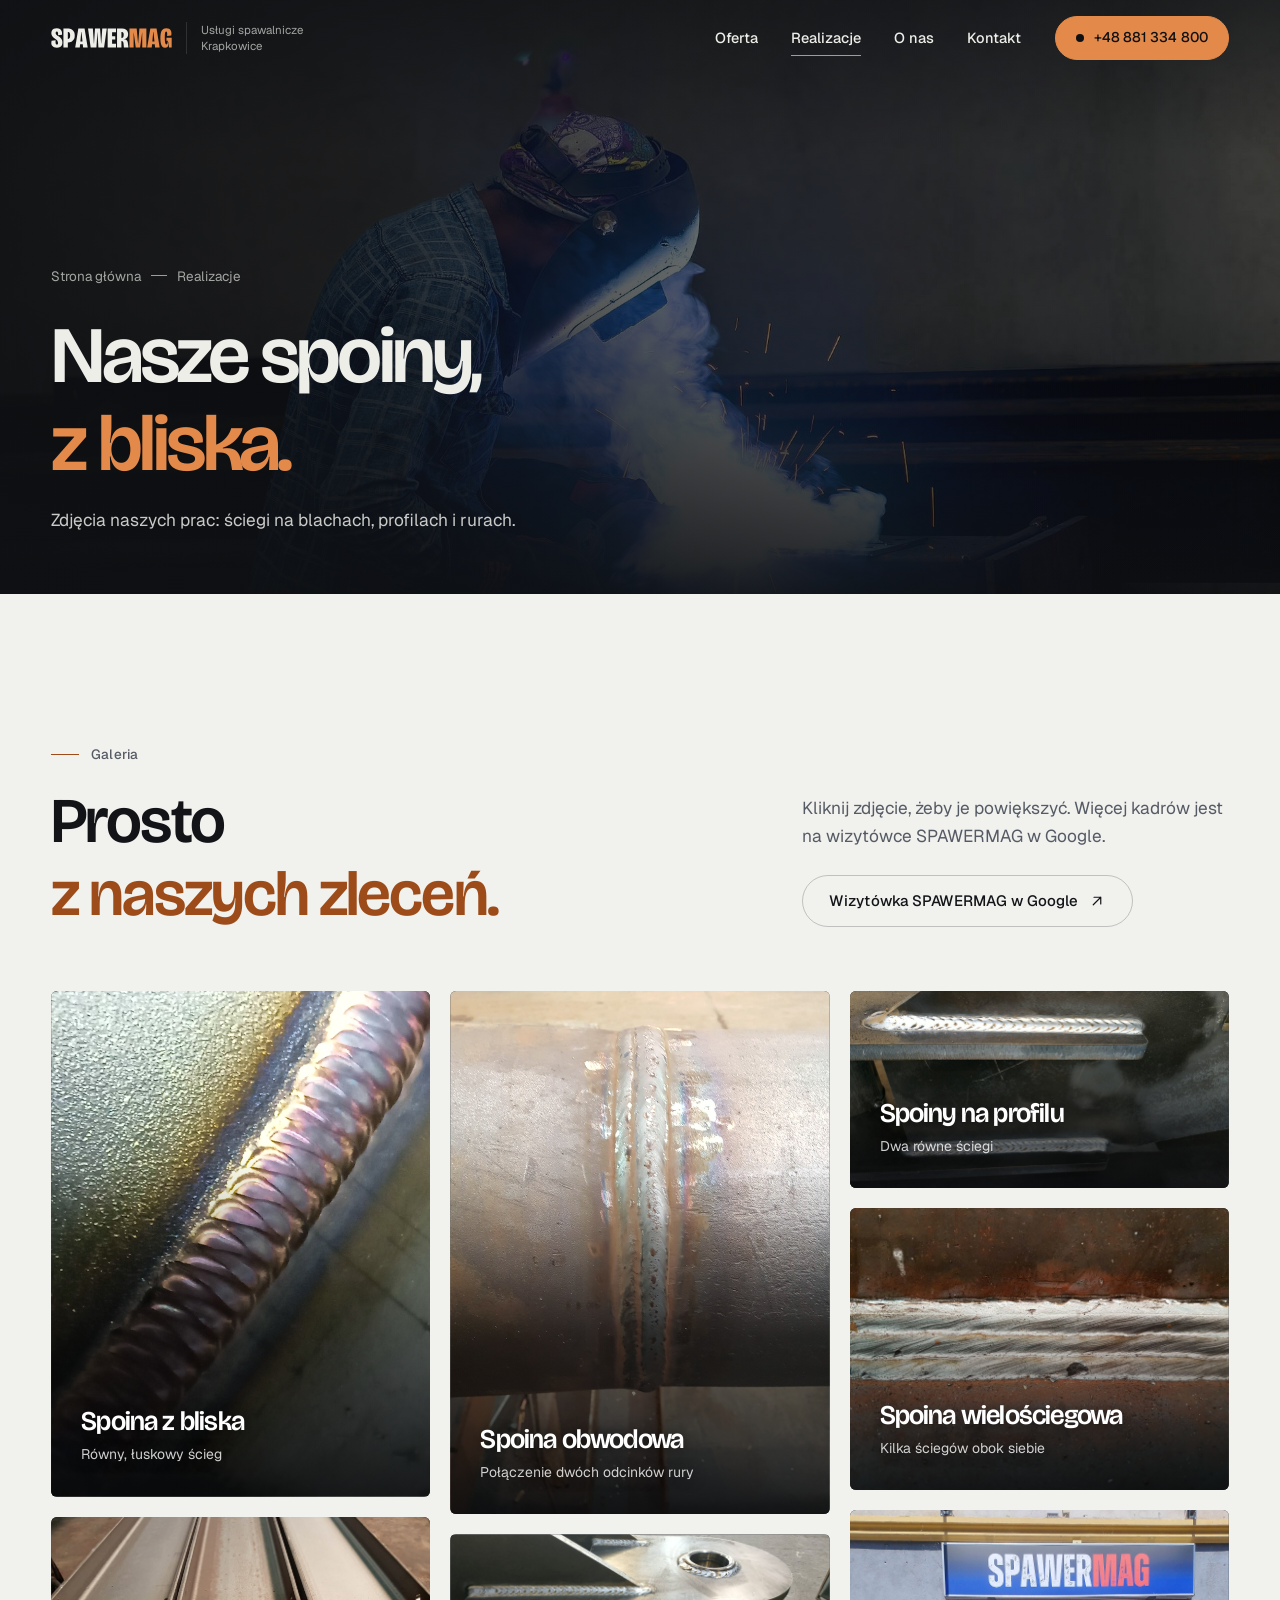
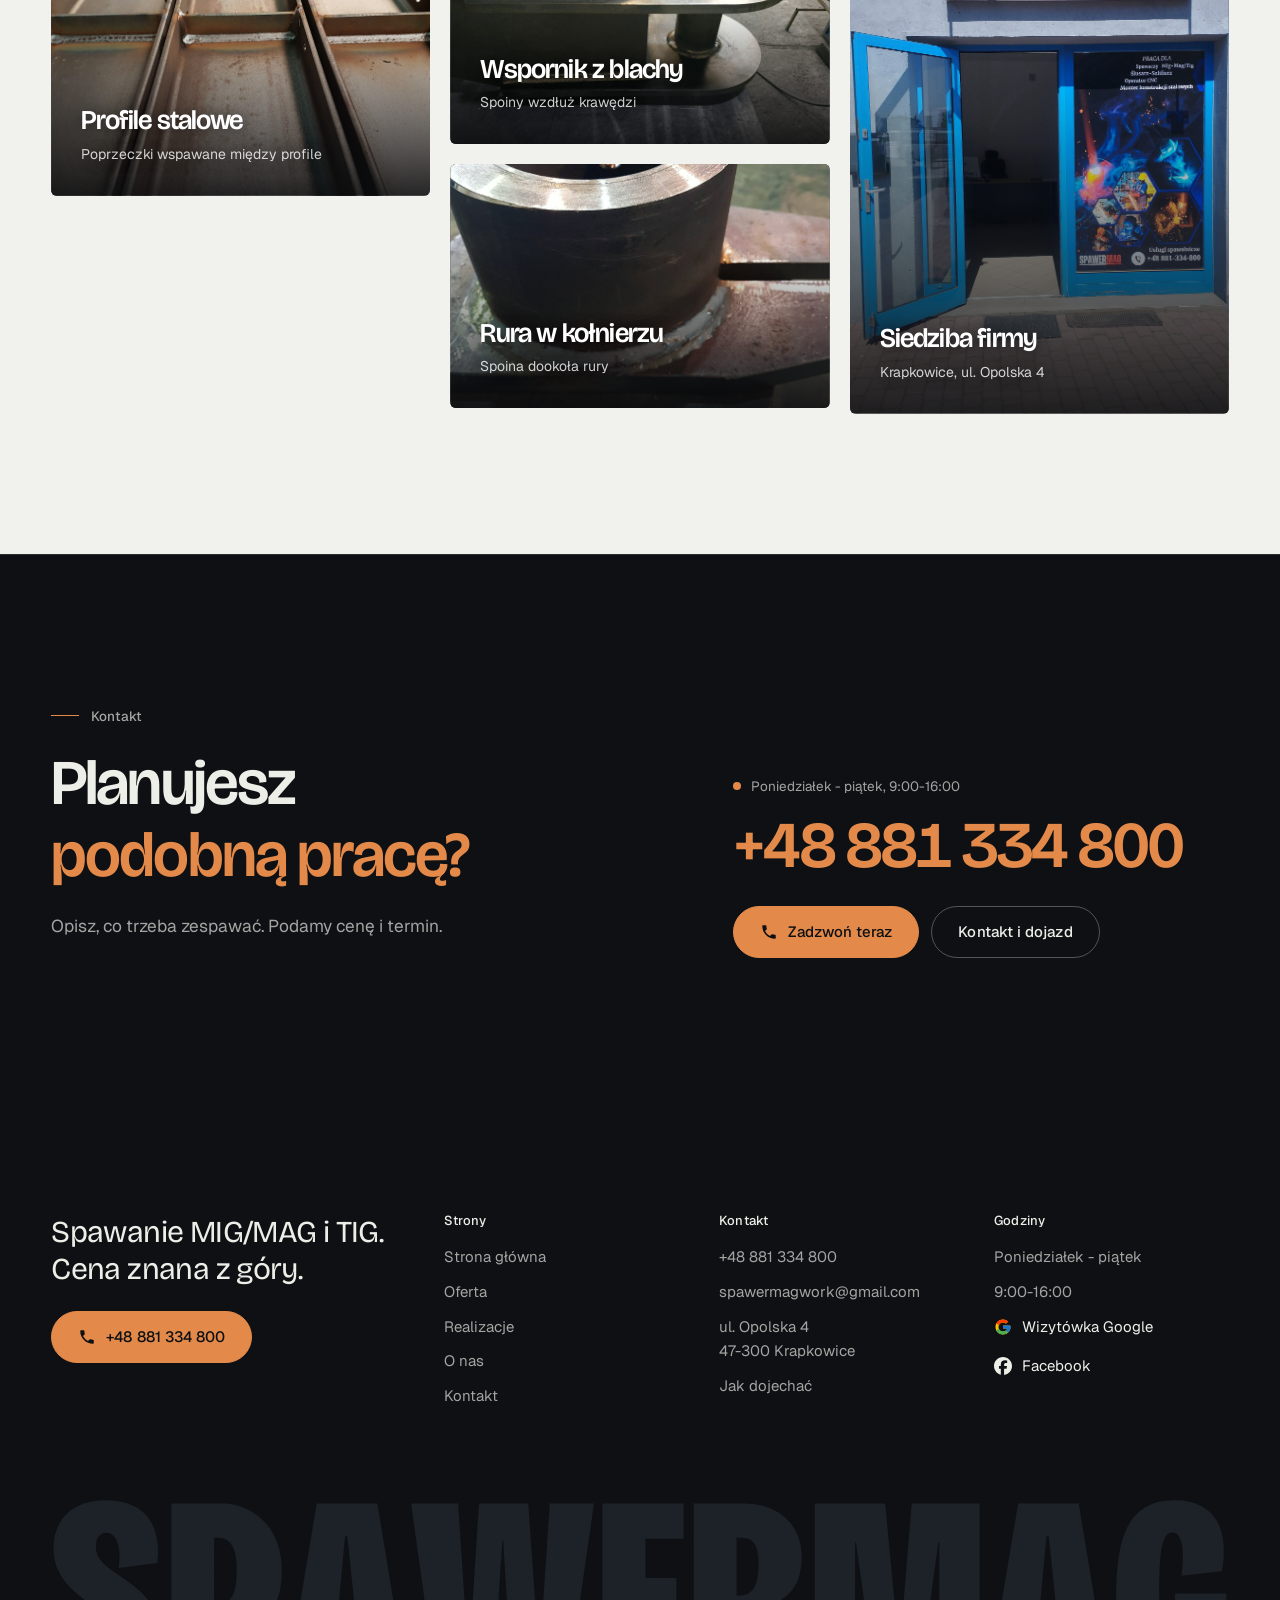
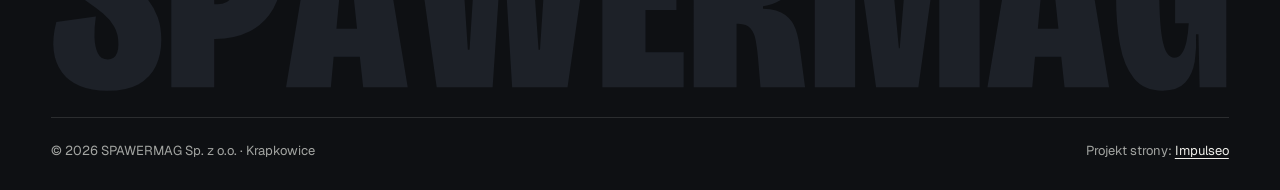
<file: realizacje.html>
<!DOCTYPE html>
<html lang="pl">
<head>
<meta charset="UTF-8">
<meta name="viewport" content="width=device-width, initial-scale=1.0">
<title>Realizacje - SPAWERMAG usługi spawalnicze Krapkowice</title>
<meta name="description" content="Zdjęcia prac SPAWERMAG: spoiny na blachach, profilach i rurach, połączenia obwodowe i elementy konstrukcji stalowych.">
<link rel="canonical" href="https://impulseo-pl.github.io/spawermag-sp-z-o-o/realizacje.html">
<meta name="robots" content="noindex, nofollow">
<meta name="theme-color" content="#0E1013">
<meta property="og:type" content="website">
<meta property="og:locale" content="pl_PL">
<meta property="og:site_name" content="SPAWERMAG">
<meta property="og:title" content="Realizacje - SPAWERMAG usługi spawalnicze Krapkowice">
<meta property="og:description" content="Zdjęcia prac SPAWERMAG: spoiny na blachach, profilach i rurach, połączenia obwodowe i elementy konstrukcji stalowych.">
<meta property="og:url" content="https://impulseo-pl.github.io/spawermag-sp-z-o-o/realizacje.html">
<meta property="og:image" content="https://impulseo-pl.github.io/spawermag-sp-z-o-o/img/og.jpg">
<meta property="og:image:width" content="1200">
<meta property="og:image:height" content="630">
<meta name="twitter:card" content="summary_large_image">
<script>(function(){var d=document.documentElement;d.classList.add('js');try{if(!window.matchMedia('(prefers-reduced-motion: reduce)').matches)d.classList.add('anim');}catch(e){}setTimeout(function(){if(!d.classList.contains('anim-ok'))d.classList.remove('anim');},3500);})();</script>
<link rel="preload" as="image" href="img/g11.jpg" fetchpriority="high">
<link rel="preconnect" href="https://fonts.googleapis.com">
<link rel="preconnect" href="https://fonts.gstatic.com" crossorigin>
<link href="https://fonts.googleapis.com/css2?family=Bricolage+Grotesque:opsz,wght@12..96,400..700&family=Geist:wght@400..600&display=swap" rel="stylesheet">
<link rel="stylesheet" href="assets/styles.css?v=20261112">
<script src="assets/lenis.min.js?v=1.1.20" defer></script>
<script src="assets/main.js?v=20261112" defer></script>
</head>
<body>
<a class="skip" href="#tresc">Przejdź do treści</a>
<header class="site-head">
<div class="head-in">
  <a class="brand" href="index.html" aria-label="SPAWERMAG - strona główna">
    <span class="znak"><svg class="wm" viewBox="6 -680 4229 700" role="img" aria-label="SPAWERMAG"><path pathLength="1" style="--i:0" d="M208 12Q151 12 110 -5Q69 -22 45 -54.5Q21 -87 15.5 -132.5Q10 -178 25 -235L167 -254Q161 -216 162 -180.5Q163 -145 174 -122.5Q185 -100 210 -100Q222 -100 230.5 -106Q239 -112 243.5 -124Q248 -136 248 -155Q248 -192 232.5 -218.5Q217 -245 193 -265Q169 -285 144 -302Q122 -318 99 -336.5Q76 -355 57 -378.5Q38 -402 26.5 -432Q15 -462 15 -501Q15 -552 37 -590.5Q59 -629 101.5 -650.5Q144 -672 204 -672Q272 -672 315.5 -645Q359 -618 377.5 -567.5Q396 -517 388 -447L249 -429Q252 -453 251.5 -475.5Q251 -498 246 -516Q241 -534 230.5 -544.5Q220 -555 204 -555Q193 -555 184.5 -549Q176 -543 171.5 -532.5Q167 -522 167 -507Q167 -482 179 -463.5Q191 -445 210.5 -430.5Q230 -416 251 -402Q280 -383 307 -361.5Q334 -340 355.5 -313Q377 -286 389.5 -251Q402 -216 402 -170Q402 -118 382.5 -76.5Q363 -35 320.5 -11.5Q278 12 208 12Z"/><path pathLength="1" style="--i:1" d="M438 0V-660H627Q660 -660 696 -646Q732 -632 764 -603Q796 -574 815.5 -527.5Q835 -481 835 -416Q835 -337 804.5 -283Q774 -229 720 -201.5Q666 -174 595 -174H592V0ZM592 -537V-298H605Q641 -298 657 -327Q673 -356 673 -423Q673 -480 657 -508.5Q641 -537 608 -537Z"/><path pathLength="1" style="--i:2" d="M850 0 960 -660H1178L1287 0H1127L1115 -110H1021L1011 0ZM1105 -210 1070 -543H1062L1031 -210Z"/><path pathLength="1" style="--i:3" d="M1391 0 1299 -660H1468L1503 -135H1509L1543 -660H1720L1757 -135H1762L1797 -660H1956L1861 0H1662L1630 -528H1627L1592 0Z"/><path pathLength="1" style="--i:4" d="M1986 0V-660H2278V-534H2141V-393H2252V-278H2141V-126H2278V0Z"/><path pathLength="1" style="--i:5" d="M2314 0V-660H2496Q2530 -660 2561 -652.5Q2592 -645 2617.5 -629Q2643 -613 2662 -590Q2681 -567 2691.5 -535.5Q2702 -504 2702 -464Q2702 -431 2694 -402Q2686 -373 2668.5 -350.5Q2651 -328 2625 -312.5Q2599 -297 2563 -291V-282Q2616 -280 2643 -260Q2670 -240 2681 -206.5Q2692 -173 2697 -129L2714 0H2554L2545 -106Q2542 -140 2537 -167.5Q2532 -195 2518.5 -211Q2505 -227 2475 -228H2468V0ZM2468 -330H2480Q2514 -330 2530.5 -356Q2547 -382 2547 -440Q2547 -493 2533 -515Q2519 -537 2488 -537H2468Z"/><path pathLength="1" class="mag" style="--i:6" d="M2749 0V-660H3002L3051 -140H3054L3097 -660H3341V0H3196V-520H3193L3121 0H2969L2897 -520H2894V0Z"/><path pathLength="1" class="mag" style="--i:7" d="M3369 0 3479 -660H3697L3806 0H3646L3634 -110H3540L3530 0ZM3624 -210 3589 -543H3581L3550 -210Z"/><path pathLength="1" class="mag" style="--i:8" d="M3998 12Q3931 12 3895 -32.5Q3859 -77 3845 -153.5Q3831 -230 3831 -326Q3831 -400 3839.5 -463Q3848 -526 3870.5 -573Q3893 -620 3934 -646Q3975 -672 4040 -672Q4099 -672 4137 -651.5Q4175 -631 4194.5 -595Q4214 -559 4217.5 -513Q4221 -467 4211 -417L4066 -401Q4072 -447 4070.5 -481.5Q4069 -516 4060 -536Q4051 -556 4033 -556Q4013 -556 4003 -530.5Q3993 -505 3989.5 -460.5Q3986 -416 3986 -357Q3986 -285 3989.5 -236.5Q3993 -188 4000 -159.5Q4007 -131 4017 -118.5Q4027 -106 4040 -106Q4056 -106 4067 -121.5Q4078 -137 4084 -165Q4090 -193 4092 -230H4043V-337H4227V0H4131L4127 -191H4118Q4121 -139 4113.5 -92.5Q4106 -46 4079.5 -17Q4053 12 3998 12Z"/></svg></span>
    <span class="brand-sub">Usługi spawalnicze<br>Krapkowice</span>
  </a>
  <nav class="nav-links" aria-label="Menu główne">
    <a class="nl" href="oferta.html">Oferta</a><a class="nl" href="realizacje.html" aria-current="page">Realizacje</a><a class="nl" href="o-nas.html">O&nbsp;nas</a><a class="nl" href="kontakt.html">Kontakt</a>
    <a class="btn btn-copper nav-cta" href="tel:+48881334800"><span class="live" aria-hidden="true"></span>+48 881 334 800</a>
  </nav>
  <button class="burger" type="button" aria-label="Otwórz menu" aria-expanded="false" aria-controls="mnav"><span></span><span></span></button>
</div>
</header>
<div class="mnav" id="mnav">
  <div class="mnav-in">
    <a class="ml" href="index.html">Strona główna</a><a class="ml" href="oferta.html">Oferta</a><a class="ml" href="realizacje.html" aria-current="page">Realizacje</a><a class="ml" href="o-nas.html">O&nbsp;nas</a><a class="ml" href="kontakt.html">Kontakt</a>
    <div class="mnav-foot">
      <span>Poniedziałek - piątek, 9:00-16:00 · ul. Opolska 4, Krapkowice</span>
      <a class="btn btn-copper" href="tel:+48881334800"><svg class="ico" width="16" height="16" viewBox="0 0 24 24" fill="none" aria-hidden="true"><path d="M6.6 10.8a15.5 15.5 0 0 0 6.6 6.6l2.2-2.2a1 1 0 0 1 1-.24 11.4 11.4 0 0 0 3.6.58 1 1 0 0 1 1 1V20a1 1 0 0 1-1 1A17 17 0 0 1 3 4a1 1 0 0 1 1-1h3.5a1 1 0 0 1 1 1c0 1.25.2 2.46.58 3.6a1 1 0 0 1-.25 1l-2.23 2.2Z" fill="currentColor"/></svg>+48 881 334 800</a>
    </div>
  </div>
</div>
<main id="tresc">

<section class="pagehead">
  <div class="pagehead-media"><img src="img/g11.jpg" alt="Spawacz przy pracy, dym i światło łuku" width="1880" height="1254" decoding="async" fetchpriority="high"></div>
  <div class="ph-in">
    <p class="crumb up" style="--d:0"><a href="index.html">Strona główna</a><span class="sl" aria-hidden="true"></span>Realizacje</p>
    <h1><span class="ln"><span class="ln-i" style="--k:0">Nasze spoiny,</span></span><span class="ln"><span class="ln-i" style="--k:1"><em>z&nbsp;bliska.</em></span></span></h1>
    <p class="ph-lead up" style="--d:300">Zdjęcia naszych prac: ściegi na blachach, profilach i&nbsp;rurach.</p>
  </div>
</section>

<section class="sec">
  <div class="wrap">
    <div class="sec-head">
      <div>
        <p class="eyebrow rv">Galeria</p>
        <h2 class="h2 rv rv-h"><span class="ln"><span class="ln-i" style="--k:0">Prosto</span></span><span class="ln"><span class="ln-i" style="--k:1"><em>z&nbsp;naszych zleceń.</em></span></span></h2>
      </div>
      <div class="side rv" style="--d:120">
        <p class="lead">Kliknij zdjęcie, żeby je powiększyć. Więcej kadrów jest na wizytówce SPAWERMAG w&nbsp;Google.</p>
        <a class="btn btn-ghost" href="https://maps.google.com/?cid=3430308101641627488" target="_blank" rel="noopener">Wizytówka SPAWERMAG w&nbsp;Google<svg class="ico" width="18" height="18" viewBox="0 0 24 24" fill="none" stroke="currentColor" stroke-width="1.6" stroke-linecap="round" stroke-linejoin="round" aria-hidden="true"><path d="M7 17 17 7M8 7h9v9"/></svg></a>
      </div>
    </div>
    <div class="masonry">
      <a class="tile rv-img rv" style="--d:0" href="img/g14.jpg" data-lb="Spoina z bliska - Równy, łuskowy ścieg">
        <img src="img/g14.jpg" alt="Spoina z bliska - realizacja SPAWERMAG" width="1200" height="1600" decoding="async">
        <span class="tile-cap"><h3>Spoina z&nbsp;bliska</h3><span>Równy, łuskowy ścieg</span></span>
      </a><a class="tile rv-img rv" style="--d:110" href="img/about.jpg" data-lb="Profile stalowe - Poprzeczki wspawane między profile">
        <img src="img/about.jpg" alt="Profile stalowe - realizacja SPAWERMAG" width="1538" height="1132" decoding="async">
        <span class="tile-cap"><h3>Profile stalowe</h3><span>Poprzeczki wspawane między profile</span></span>
      </a><a class="tile rv-img rv" style="--d:220" href="img/g13.jpg" data-lb="Spoina obwodowa - Połączenie dwóch odcinków rury">
        <img src="img/g13.jpg" alt="Spoina obwodowa - realizacja SPAWERMAG" width="1456" height="2010" decoding="async">
        <span class="tile-cap"><h3>Spoina obwodowa</h3><span>Połączenie dwóch odcinków rury</span></span>
      </a><a class="tile rv-img rv" style="--d:0" href="img/g2.jpg" data-lb="Wspornik z blachy - Spoiny wzdłuż krawędzi">
        <img src="img/g2.jpg" alt="Wspornik z blachy - realizacja SPAWERMAG" width="1564" height="864" decoding="async">
        <span class="tile-cap"><h3>Wspornik z&nbsp;blachy</h3><span>Spoiny wzdłuż krawędzi</span></span>
      </a><a class="tile rv-img rv" style="--d:110" href="img/g12.jpg" data-lb="Rura w kołnierzu - Spoina dookoła rury">
        <img src="img/g12.jpg" alt="Rura w kołnierzu - realizacja SPAWERMAG" width="1534" height="988" decoding="async">
        <span class="tile-cap"><h3>Rura w&nbsp;kołnierzu</h3><span>Spoina dookoła rury</span></span>
      </a><a class="tile rv-img rv" style="--d:220" href="img/g3.jpg" data-lb="Spoiny na profilu - Dwa równe ściegi">
        <img src="img/g3.jpg" alt="Spoiny na profilu - realizacja SPAWERMAG" width="1520" height="790" decoding="async">
        <span class="tile-cap"><h3>Spoiny na profilu</h3><span>Dwa równe ściegi</span></span>
      </a><a class="tile rv-img rv" style="--d:0" href="img/g1.jpg" data-lb="Spoina wielościegowa - Kilka ściegów obok siebie">
        <img src="img/g1.jpg" alt="Spoina wielościegowa - realizacja SPAWERMAG" width="1560" height="1160" decoding="async">
        <span class="tile-cap"><h3>Spoina wielościegowa</h3><span>Kilka ściegów obok siebie</span></span>
      </a><a class="tile rv-img rv" style="--d:110" href="img/g4.jpg" data-lb="Siedziba firmy - Krapkowice, ul. Opolska 4">
        <img src="img/g4.jpg" alt="Wejście do siedziby SPAWERMAG z szyldem firmy" width="1600" height="2125" decoding="async">
        <span class="tile-cap"><h3>Siedziba firmy</h3><span>Krapkowice, ul. Opolska 4</span></span>
      </a>
    </div>
  </div>
</section>
<section class="cta-band dark">
  <div class="wrap cta-grid">
    <div>
      <p class="eyebrow rv">Kontakt</p>
      <h2 class="h2 rv rv-h"><span class="ln"><span class="ln-i" style="--k:0">Planujesz</span></span><span class="ln"><span class="ln-i" style="--k:1"><em>podobną pracę?</em></span></span></h2>
      <p class="lead rv" style="--d:120">Opisz, co trzeba zespawać. Podamy cenę i&nbsp;termin.</p>
    </div>
    <div class="cta-side rv" style="--d:180">
      <span class="lbl"><span class="live" aria-hidden="true"></span>Poniedziałek - piątek, 9:00-16:00</span>
      <a class="cta-phone" href="tel:+48881334800">+48 881 334 800</a>
      <div class="cta-row">
        <a class="btn btn-copper" href="tel:+48881334800"><svg class="ico" width="16" height="16" viewBox="0 0 24 24" fill="none" aria-hidden="true"><path d="M6.6 10.8a15.5 15.5 0 0 0 6.6 6.6l2.2-2.2a1 1 0 0 1 1-.24 11.4 11.4 0 0 0 3.6.58 1 1 0 0 1 1 1V20a1 1 0 0 1-1 1A17 17 0 0 1 3 4a1 1 0 0 1 1-1h3.5a1 1 0 0 1 1 1c0 1.25.2 2.46.58 3.6a1 1 0 0 1-.25 1l-2.23 2.2Z" fill="currentColor"/></svg>Zadzwoń teraz</a>
        <a class="btn btn-ghost" href="kontakt.html">Kontakt i&nbsp;dojazd</a>
      </div>
    </div>
  </div>
</section>
</main>
<footer class="site-foot">
  <div class="wrap">
    <div class="foot-top">
      <div>
        <p class="foot-claim">Spawanie MIG/MAG i&nbsp;TIG. Cena znana z&nbsp;góry.</p>
        <a class="btn btn-copper" href="tel:+48881334800"><svg class="ico" width="16" height="16" viewBox="0 0 24 24" fill="none" aria-hidden="true"><path d="M6.6 10.8a15.5 15.5 0 0 0 6.6 6.6l2.2-2.2a1 1 0 0 1 1-.24 11.4 11.4 0 0 0 3.6.58 1 1 0 0 1 1 1V20a1 1 0 0 1-1 1A17 17 0 0 1 3 4a1 1 0 0 1 1-1h3.5a1 1 0 0 1 1 1c0 1.25.2 2.46.58 3.6a1 1 0 0 1-.25 1l-2.23 2.2Z" fill="currentColor"/></svg>+48 881 334 800</a>
      </div>
      <div>
        <h4>Strony</h4>
        <ul><li><a href="index.html">Strona główna</a></li><li><a href="oferta.html">Oferta</a></li><li><a href="realizacje.html">Realizacje</a></li><li><a href="o-nas.html">O&nbsp;nas</a></li><li><a href="kontakt.html">Kontakt</a></li></ul>
      </div>
      <div>
        <h4>Kontakt</h4>
        <ul>
          <li><a href="tel:+48881334800">+48 881 334 800</a></li>
          <li><a href="mailto:spawermagwork@gmail.com">spawermagwork@gmail.com</a></li>
          <li>ul. Opolska 4<br>47-300 Krapkowice</li>
          <li><a href="https://maps.google.com/?cid=3430308101641627488" target="_blank" rel="noopener">Jak dojechać</a></li>
        </ul>
      </div>
      <div>
        <h4>Godziny</h4>
        <ul>
          <li>Poniedziałek - piątek</li>
          <li>9:00-16:00</li>
          <li><a class="soc" href="https://maps.google.com/?cid=3430308101641627488" target="_blank" rel="noopener" aria-label="Wizytówka SPAWERMAG w Google"><svg class="g-logo" viewBox="0 0 48 48" aria-hidden="true"><path fill="#FFC107" d="M43.6 20.5H42V20H24v8h11.3C33.7 32.7 29.2 36 24 36c-6.6 0-12-5.4-12-12s5.4-12 12-12c3.1 0 5.8 1.2 7.9 3.1l5.7-5.7C34 6.1 29.3 4 24 4 12.9 4 4 12.9 4 24s8.9 20 20 20 20-8.9 20-20c0-1.3-.1-2.4-.4-3.5z"/><path fill="#FF3D00" d="m6.3 14.7 6.6 4.8C14.7 15.1 19 12 24 12c3.1 0 5.8 1.2 7.9 3.1l5.7-5.7C34 6.1 29.3 4 24 4 16.3 4 9.7 8.3 6.3 14.7z"/><path fill="#4CAF50" d="M24 44c5.2 0 9.9-2 13.4-5.2l-6.2-5.2A11.9 11.9 0 0 1 24 36c-5.2 0-9.6-3.3-11.3-7.9l-6.5 5C9.5 39.6 16.2 44 24 44z"/><path fill="#1976D2" d="M43.6 20.5H42V20H24v8h11.3a12 12 0 0 1-4.1 5.6l6.2 5.2C37 39.2 44 34 44 24c0-1.3-.1-2.4-.4-3.5z"/></svg>Wizytówka Google</a></li>
          <li><a class="soc" href="https://www.facebook.com/p/Spawermag-Work-61552654313783/" target="_blank" rel="noopener" aria-label="SPAWERMAG na Facebooku"><svg viewBox="0 0 24 24" aria-hidden="true" focusable="false"><path d="M9.101 23.691v-7.98H6.627v-3.667h2.474v-1.58c0-4.085 1.848-5.978 5.858-5.978.401 0 .955.042 1.468.103a8.68 8.68 0 0 1 1.141.195v3.325a8.623 8.623 0 0 0-.653-.036 26.805 26.805 0 0 0-.733-.009c-.707 0-1.259.096-1.675.309a1.686 1.686 0 0 0-.679.622c-.258.42-.374.995-.374 1.752v1.297h3.919l-.386 2.103-.287 1.564h-3.246v8.245C19.396 23.238 24 18.179 24 12.044c0-6.627-5.373-12-12-12s-12 5.373-12 12c0 5.628 3.874 10.35 9.101 11.647Z" fill="currentColor"/></svg>Facebook</a></li>
        </ul>
      </div>
    </div>
    <div class="foot-mark" aria-hidden="true"><svg class="wm-foot" viewBox="6 -680 4229 700" aria-hidden="true" focusable="false"><path style="--i:0" d="M208 12Q151 12 110 -5Q69 -22 45 -54.5Q21 -87 15.5 -132.5Q10 -178 25 -235L167 -254Q161 -216 162 -180.5Q163 -145 174 -122.5Q185 -100 210 -100Q222 -100 230.5 -106Q239 -112 243.5 -124Q248 -136 248 -155Q248 -192 232.5 -218.5Q217 -245 193 -265Q169 -285 144 -302Q122 -318 99 -336.5Q76 -355 57 -378.5Q38 -402 26.5 -432Q15 -462 15 -501Q15 -552 37 -590.5Q59 -629 101.5 -650.5Q144 -672 204 -672Q272 -672 315.5 -645Q359 -618 377.5 -567.5Q396 -517 388 -447L249 -429Q252 -453 251.5 -475.5Q251 -498 246 -516Q241 -534 230.5 -544.5Q220 -555 204 -555Q193 -555 184.5 -549Q176 -543 171.5 -532.5Q167 -522 167 -507Q167 -482 179 -463.5Q191 -445 210.5 -430.5Q230 -416 251 -402Q280 -383 307 -361.5Q334 -340 355.5 -313Q377 -286 389.5 -251Q402 -216 402 -170Q402 -118 382.5 -76.5Q363 -35 320.5 -11.5Q278 12 208 12Z"/><path style="--i:1" d="M438 0V-660H627Q660 -660 696 -646Q732 -632 764 -603Q796 -574 815.5 -527.5Q835 -481 835 -416Q835 -337 804.5 -283Q774 -229 720 -201.5Q666 -174 595 -174H592V0ZM592 -537V-298H605Q641 -298 657 -327Q673 -356 673 -423Q673 -480 657 -508.5Q641 -537 608 -537Z"/><path style="--i:2" d="M850 0 960 -660H1178L1287 0H1127L1115 -110H1021L1011 0ZM1105 -210 1070 -543H1062L1031 -210Z"/><path style="--i:3" d="M1391 0 1299 -660H1468L1503 -135H1509L1543 -660H1720L1757 -135H1762L1797 -660H1956L1861 0H1662L1630 -528H1627L1592 0Z"/><path style="--i:4" d="M1986 0V-660H2278V-534H2141V-393H2252V-278H2141V-126H2278V0Z"/><path style="--i:5" d="M2314 0V-660H2496Q2530 -660 2561 -652.5Q2592 -645 2617.5 -629Q2643 -613 2662 -590Q2681 -567 2691.5 -535.5Q2702 -504 2702 -464Q2702 -431 2694 -402Q2686 -373 2668.5 -350.5Q2651 -328 2625 -312.5Q2599 -297 2563 -291V-282Q2616 -280 2643 -260Q2670 -240 2681 -206.5Q2692 -173 2697 -129L2714 0H2554L2545 -106Q2542 -140 2537 -167.5Q2532 -195 2518.5 -211Q2505 -227 2475 -228H2468V0ZM2468 -330H2480Q2514 -330 2530.5 -356Q2547 -382 2547 -440Q2547 -493 2533 -515Q2519 -537 2488 -537H2468Z"/><path class="mag" style="--i:6" d="M2749 0V-660H3002L3051 -140H3054L3097 -660H3341V0H3196V-520H3193L3121 0H2969L2897 -520H2894V0Z"/><path class="mag" style="--i:7" d="M3369 0 3479 -660H3697L3806 0H3646L3634 -110H3540L3530 0ZM3624 -210 3589 -543H3581L3550 -210Z"/><path class="mag" style="--i:8" d="M3998 12Q3931 12 3895 -32.5Q3859 -77 3845 -153.5Q3831 -230 3831 -326Q3831 -400 3839.5 -463Q3848 -526 3870.5 -573Q3893 -620 3934 -646Q3975 -672 4040 -672Q4099 -672 4137 -651.5Q4175 -631 4194.5 -595Q4214 -559 4217.5 -513Q4221 -467 4211 -417L4066 -401Q4072 -447 4070.5 -481.5Q4069 -516 4060 -536Q4051 -556 4033 -556Q4013 -556 4003 -530.5Q3993 -505 3989.5 -460.5Q3986 -416 3986 -357Q3986 -285 3989.5 -236.5Q3993 -188 4000 -159.5Q4007 -131 4017 -118.5Q4027 -106 4040 -106Q4056 -106 4067 -121.5Q4078 -137 4084 -165Q4090 -193 4092 -230H4043V-337H4227V0H4131L4127 -191H4118Q4121 -139 4113.5 -92.5Q4106 -46 4079.5 -17Q4053 12 3998 12Z"/></svg></div>
    <div class="foot-bottom">
      <span>© 2026 SPAWERMAG Sp. z&nbsp;o.o. · Krapkowice</span>
      <span>Projekt strony: <a class="foot-credit" href="https://impulseo.pl" target="_blank" rel="noopener">Impulseo</a></span>
    </div>
  </div>
</footer>
<div class="sticky-call">
  <a class="btn btn-copper" href="tel:+48881334800"><svg class="ico" width="16" height="16" viewBox="0 0 24 24" fill="none" aria-hidden="true"><path d="M6.6 10.8a15.5 15.5 0 0 0 6.6 6.6l2.2-2.2a1 1 0 0 1 1-.24 11.4 11.4 0 0 0 3.6.58 1 1 0 0 1 1 1V20a1 1 0 0 1-1 1A17 17 0 0 1 3 4a1 1 0 0 1 1-1h3.5a1 1 0 0 1 1 1c0 1.25.2 2.46.58 3.6a1 1 0 0 1-.25 1l-2.23 2.2Z" fill="currentColor"/></svg>Zadzwoń</a>
  <a class="btn btn-ghost" href="kontakt.html">Kontakt i&nbsp;dojazd</a>
</div>
<div class="demo-wazne" data-do="2026-11-16" data-cykl="3" hidden><svg class="dw-ico" width="13" height="13" viewBox="0 0 24 24" fill="none" aria-hidden="true"><circle cx="12" cy="12" r="8.6" stroke="currentColor" stroke-width="1.8"/><path d="M12 7.2V12l3.3 2" stroke="currentColor" stroke-width="1.8" stroke-linecap="round"/></svg><span class="dw-txt"></span></div>
</body>
</html>
</file>
<file: assets/styles.css>
/* SPAWERMAG - usługi spawalnicze. Projekt strony: Impulseo, 11.2026.
   Paleta: grafit + miedź (kolor rozgrzanej spoiny). Krój: Bricolage Grotesque + Geist. */
:root{
  --ink:#0E1013;--ink-2:#15181D;--ink-3:#1D2128;--ink-line:rgba(238,238,233,.13);
  --paper:#F1F1EE;--paper-2:#E7E8E4;--line:rgba(18,20,24,.12);
  --text:#121418;--muted:#555B64;
  --on-dark:#EEEEE9;--on-dark-2:#A3A5A2;
  --accent:#E38A4A;--accent-d:#9C4B19;--accent-soft:rgba(227,138,74,.14);
  --paper-3:#FFFFFF;
  --f-display:"Bricolage Grotesque","Geist",system-ui,sans-serif;
  --f-body:"Geist",system-ui,-apple-system,"Segoe UI",sans-serif;
  --expo:cubic-bezier(.16,1,.3,1);--ease:cubic-bezier(.16,.84,.44,1);--in:cubic-bezier(.7,0,.84,0);
  --wrap:min(1320px, 100% - clamp(40px, 8vw, 128px));
  --nav-h:76px;
  --img-zoom:1.05;--img-dur:1.4s;--img-rest:brightness(1);--img-hot:brightness(1.08);
}
*,*::before,*::after{box-sizing:border-box}
html{-webkit-text-size-adjust:100%;background:var(--ink)}
html.lenis,html.lenis body{height:auto}
.lenis.lenis-smooth [data-lenis-prevent]{overscroll-behavior:contain}
.lenis.lenis-stopped{overflow:clip}
.lenis.lenis-smooth iframe{pointer-events:none}
body{margin:0;font-family:var(--f-body);font-size:17px;line-height:1.65;color:var(--text);background:var(--paper);-webkit-font-smoothing:antialiased;-moz-osx-font-smoothing:grayscale;overflow-x:clip}
img{display:block;max-width:100%;height:auto}
a{color:inherit;text-decoration:none}
p{margin:0 0 1em;max-width:62ch}
ul,ol{margin:0}
h1,h2,h3{font-family:var(--f-display);font-weight:600;letter-spacing:-.03em;margin:0;font-variation-settings:"opsz" 96;text-wrap:balance}
h2 em,h1 em{font-style:normal;color:var(--accent-d)}
.dark h1 em,.dark h2 em,.dark-2 h2 em,.proces h2 em,.hero h1 em,.pagehead h1 em,.stopklatka h2 em{color:var(--accent)}
::selection{background:var(--accent);color:var(--ink)}
:focus-visible{outline:2px solid var(--accent);outline-offset:3px}
.skip{position:absolute;left:12px;top:-60px;z-index:300;background:var(--accent);color:var(--ink);padding:10px 16px;border-radius:8px;font-weight:500}
.skip:focus{top:12px}
.wrap{width:var(--wrap);margin-inline:auto}
.sec{padding:clamp(88px, 11vw, 168px) 0}
.dark{background:var(--ink);color:var(--on-dark)}
.dark-2{background:var(--ink-2);color:var(--on-dark)}
.paper-2{background:var(--paper-2)}
.nw{white-space:nowrap}
.ico{width:18px;height:18px;flex:none}

/* ---------- nagłówki sekcji ---------- */
.eyebrow{display:inline-flex;align-items:center;gap:12px;font-size:13.5px;font-weight:500;letter-spacing:.01em;color:var(--muted);margin:0 0 24px}
.eyebrow::before{content:"";width:28px;height:1px;background:var(--accent-d)}
.dark .eyebrow,.dark-2 .eyebrow,.proces .eyebrow,.stopklatka .eyebrow{color:var(--on-dark-2)}
.dark .eyebrow::before,.dark-2 .eyebrow::before,.proces .eyebrow::before,.stopklatka .eyebrow::before{background:var(--accent)}
.h2{font-size:clamp(2.3rem, 1.1rem + 3.6vw, 4.4rem);line-height:1.02}
.ln{display:block;overflow:hidden;padding:.12em 0 .14em;margin:-.12em 0 -.14em}
.ln-i{display:block}
.lead{font-size:1.08rem;color:var(--muted);max-width:52ch}
.dark .lead,.dark-2 .lead{color:var(--on-dark-2)}
.sec-head{display:grid;grid-template-columns:minmax(0,1.25fr) minmax(0,.75fr);gap:40px;align-items:end;margin-bottom:clamp(44px, 5vw, 72px)}
.sec-head .lead{margin:0}
.sec-head .side{display:flex;flex-direction:column;gap:24px;align-items:flex-start}

/* ---------- przyciski (klocki: jedna reakcja na kursor dla wszystkich) ---------- */
.btn{position:relative;isolation:isolate;overflow:hidden;display:inline-flex;align-items:center;justify-content:center;gap:10px;min-height:52px;padding:0 26px;border-radius:999px;border:1px solid transparent;font:500 15px/1.1 var(--f-body);letter-spacing:.005em;cursor:pointer;white-space:nowrap;transition:background-color .72s var(--ease),color .72s var(--ease),border-color .72s var(--ease),box-shadow .72s var(--ease)}
.btn::after,.card::after,.faq-item::after,.op-google::after{content:"";position:absolute;inset:0;z-index:-1;pointer-events:none;background:linear-gradient(105deg,transparent 30%,rgba(255,255,255,.26) 50%,transparent 70%);transform:translateX(-120%);transition:transform .72s var(--ease)}
.btn-copper{background:var(--accent);color:var(--ink);border-color:var(--accent)}
.btn-ghost{background:transparent;color:var(--text);border-color:rgba(18,20,24,.22)}
.dark .btn-ghost,.dark-2 .btn-ghost,.sticky-call .btn-ghost,.hero .btn-ghost,.stopklatka .btn-ghost,.pagehead .btn-ghost,.site-foot .btn-ghost{color:var(--on-dark);border-color:rgba(238,238,233,.3)}
.btn .arr{transition:transform .72s var(--ease)}
@media (hover:hover){
  .btn:hover,.card:hover,.faq-item:hover,.op-google:hover{background-color:var(--accent-d);color:#fff;border-color:var(--accent-d);box-shadow:0 0 0 4px rgba(227,138,74,.2)}
  .btn:hover::after,.card:hover::after,.faq-item:hover::after,.op-google:hover::after{transform:translateX(120%)}
}

/* ---------- pasek nawigacji ---------- */
.site-head{position:fixed;left:0;right:0;top:0;z-index:100;height:var(--nav-h);color:var(--on-dark);transition:transform .6s var(--expo)}
.site-head::before{content:"";position:absolute;inset:0;z-index:-1;background-color:rgba(14,16,19,0);border-bottom:1px solid transparent;transition:background-color .5s var(--ease),border-color .5s var(--ease)}
.site-head.is-scrolled::before{background-color:rgba(14,16,19,.86);border-bottom-color:var(--ink-line);-webkit-backdrop-filter:blur(14px) saturate(140%);backdrop-filter:blur(14px) saturate(140%)}
.site-head.is-hidden{transform:translateY(-100%)}
.head-in{width:var(--wrap);height:100%;margin-inline:auto;display:flex;align-items:center;justify-content:space-between;gap:24px}
.brand{display:flex;align-items:center;gap:14px;flex:none}
.znak{display:block;width:121px;height:20px}
.wm{display:block;width:100%;height:100%;overflow:visible}
.wm path{fill:currentColor}
.wm path.mag{fill:var(--accent)}
.brand-sub{font-size:11.5px;line-height:1.35;color:var(--on-dark-2);padding-left:14px;border-left:1px solid var(--ink-line)}
.nav-links{display:flex;align-items:center;gap:clamp(20px, 2.6vw, 38px)}
.nl{position:relative;font-size:14.5px;font-weight:500;padding:8px 0;color:var(--on-dark)}
.nl::after{content:"";position:absolute;left:0;right:0;bottom:2px;height:1px;background:var(--accent);transform:scaleX(0);transform-origin:right;transition:transform .55s var(--ease)}
.nl:hover::after,.nl[aria-current="page"]::after{transform:scaleX(1);transform-origin:left}
.nav-cta{min-height:44px;padding:0 20px;font-size:14px}
.live{width:8px;height:8px;border-radius:50%;background:var(--accent);flex:none;animation:live 2.4s var(--ease) infinite}
.btn-copper .live{background:var(--ink)}
@keyframes live{0%{box-shadow:0 0 0 0 rgba(227,138,74,.55)}70%{box-shadow:0 0 0 10px rgba(227,138,74,0)}100%{box-shadow:0 0 0 0 rgba(227,138,74,0)}}
.burger{display:none;width:48px;height:48px;border-radius:50%;border:1px solid var(--ink-line);background:transparent;color:var(--on-dark);cursor:pointer;position:relative}
.burger span{position:absolute;left:15px;right:15px;height:1.5px;background:currentColor;transition:transform .5s var(--expo),top .5s var(--expo)}
.burger span:nth-child(1){top:19px}
.burger span:nth-child(2){top:27px}
.menu-open .burger span:nth-child(1){top:23px;transform:rotate(45deg)}
.menu-open .burger span:nth-child(2){top:23px;transform:rotate(-45deg)}
.mnav{position:fixed;inset:0;z-index:99;background:var(--ink);color:var(--on-dark);padding:calc(var(--nav-h) + 32px) 0 32px;display:flex;flex-direction:column;visibility:hidden;clip-path:inset(0 0 100% 0);transition:clip-path .7s var(--expo),visibility 0s .7s}
.menu-open .mnav{visibility:visible;clip-path:inset(0 0 0 0);transition:clip-path .7s var(--expo)}
.mnav-in{width:var(--wrap);margin-inline:auto;display:flex;flex-direction:column;height:100%}
.mnav a.ml{display:block;font-family:var(--f-display);font-size:clamp(2.2rem, 1.2rem + 5vw, 3.2rem);font-weight:600;letter-spacing:-.03em;line-height:1.2;padding:6px 0;border-bottom:1px solid var(--ink-line);transform:translateY(24px);opacity:0;transition:transform .7s var(--expo),opacity .7s var(--expo)}
.menu-open .mnav a.ml{transform:none;opacity:1}
.menu-open .mnav a.ml:nth-child(2){transition-delay:.05s}
.menu-open .mnav a.ml:nth-child(3){transition-delay:.1s}
.menu-open .mnav a.ml:nth-child(4){transition-delay:.15s}
.menu-open .mnav a.ml:nth-child(5){transition-delay:.2s}
.mnav a.ml[aria-current="page"]{color:var(--accent)}
.mnav-foot{margin-top:auto;padding-top:28px;display:flex;flex-direction:column;gap:14px;color:var(--on-dark-2);font-size:14px}
.mnav-foot .btn{align-self:flex-start}

/* ---------- ekran wejścia: nazwa SPAWERMAG rysowana łukiem ---------- */
.intro{display:none}
.intro-on body{overflow:hidden}
.intro-on .intro{display:block;position:fixed;inset:0;z-index:1;background:var(--ink);transform:translateY(0);transition:transform .74s cubic-bezier(.66,0,.24,1)}
.intro-on .intro::before{content:"";position:absolute;inset:0;background:radial-gradient(60% 50% at 50% 50%,rgba(227,138,74,.08),transparent 70%);opacity:0;transition:opacity .9s var(--ease)}
.intro-on.intro-gra .intro::before{opacity:1}
.intro-on .intro::after{content:"";position:absolute;left:0;right:0;bottom:-1px;height:2px;background:linear-gradient(90deg,transparent,var(--accent) 20%,#F7C59B 50%,var(--accent) 80%,transparent);box-shadow:0 0 22px 2px rgba(227,138,74,.55)}
.intro-on.intro-out .intro{transform:translateY(-101%)}
.intro-line{position:absolute;left:50%;top:50%;width:var(--i-w,320px);height:1px;margin-top:calc(var(--i-h,90px) * .5 + 26px);transform:translateX(-50%);overflow:hidden}
.intro-line i{position:absolute;inset:0;background:linear-gradient(90deg,rgba(227,138,74,0),var(--accent) 30%,#F7C59B 70%,rgba(227,138,74,0));transform:scaleX(0);transform-origin:left}
.intro-on.intro-gra .intro-line i{transform:scaleX(1);transition:transform .62s var(--expo) .42s}
.intro-meta{position:absolute;left:50%;top:50%;margin-top:calc(var(--i-h,90px) * .5 + 44px);transform:translateX(-50%);font-size:12px;letter-spacing:.14em;color:var(--on-dark-2);white-space:nowrap;opacity:0}
.intro-on.intro-gra .intro-meta{opacity:1;transition:opacity .5s var(--ease) .7s}
.intro-on .znak{width:var(--i-baza-w,121px);height:var(--i-baza-h,20px)}
.intro-on .znak .wm{position:fixed;left:50%;top:50%;z-index:3;width:var(--i-w);height:var(--i-h);max-width:none;transform:translate(-50%,-50%) scale(1.04);transition:transform .9s var(--expo)}
.intro-on.intro-gra .znak .wm{transform:translate(-50%,-50%) scale(1)}
.intro-on.intro-out .znak .wm{transform:translate(calc(-50% + var(--i-px)),calc(-50% + var(--i-py))) scale(var(--i-zmniejsz));transition:transform .8s cubic-bezier(.16,.84,.44,1)}
.intro-on .znak .wm path{fill:var(--on-dark);fill-opacity:0;stroke:var(--accent);stroke-width:1.4px;vector-effect:non-scaling-stroke;stroke-dasharray:1;stroke-dashoffset:1;stroke-linejoin:round}
.intro-on .znak .wm path.mag{fill:var(--accent)}
.intro-on.intro-gra .znak .wm path{animation:wm-rysuj .7s cubic-bezier(.65,0,.35,1) forwards,wm-zapal .62s linear forwards;animation-delay:calc(var(--i) * 70ms),calc(.42s + var(--i) * 45ms)}
.intro-on .znak.mierze .wm{position:static;width:100%;height:100%;transform:none;transition:none}
@keyframes wm-rysuj{to{stroke-dashoffset:0}}
@keyframes wm-zapal{0%{fill-opacity:0}18%{fill-opacity:.9}26%{fill-opacity:.15}40%{fill-opacity:1}52%{fill-opacity:.55}64%{fill-opacity:1;stroke-opacity:1}100%{fill-opacity:1;stroke-opacity:0}}

/* ---------- odsłanianie przy przewijaniu ---------- */
.anim .rv{opacity:0;transform:translateY(32px)}
.anim .rv:not(.rv-done){transition:opacity 1s var(--expo),transform 1.1s var(--expo);transition-delay:calc(var(--d, 0) * 1ms)}
.anim .rv.is-in{opacity:1;transform:none}
.anim .rv-h{opacity:1;transform:none}
.anim .rv-h .ln-i{transform:translateY(108%);transition:transform 1.15s var(--expo);transition-delay:calc(var(--k, 0) * 95ms + var(--d, 0) * 1ms)}
.anim .rv-h.is-in .ln-i{transform:none}
.anim .rv-img{opacity:1;transform:none;clip-path:inset(0 0 100% 0)}
.anim .rv-img:not(.rv-done){transition:clip-path 1.3s var(--expo);transition-delay:calc(var(--d, 0) * 1ms)}
.anim .rv-img img{scale:1.14;transition:transform var(--img-dur) var(--ease),filter var(--img-dur) var(--ease),scale 1.7s var(--expo)}
.anim .rv-img.is-in{clip-path:inset(0 0 0 0)}
.anim .rv-img.is-in img{scale:1}

/* ---------- hero ---------- */
.hero{position:relative;display:flex;align-items:flex-end;min-height:100vh;min-height:100svh;color:var(--on-dark);background:var(--ink);overflow:hidden}
.hero-media{position:absolute;inset:0}
.hero-media img{width:100%;height:100%;object-fit:cover;object-position:38% 50%}
.hero-media::after{content:"";position:absolute;inset:0;background:linear-gradient(90deg,rgba(14,16,19,.94) 0%,rgba(14,16,19,.82) 32%,rgba(14,16,19,.34) 64%,rgba(14,16,19,.12) 100%),linear-gradient(0deg,rgba(14,16,19,.9) 0%,rgba(14,16,19,0) 42%),linear-gradient(180deg,rgba(14,16,19,.6) 0%,rgba(14,16,19,0) 24%)}
.hero-in{position:relative;width:var(--wrap);margin-inline:auto;padding:calc(var(--nav-h) + 36px) 0 clamp(24px, 4svh, 44px)}
.hero-tag{display:inline-flex;align-items:center;gap:12px;font-size:13.5px;color:var(--on-dark);padding:8px 16px 8px 14px;border:1px solid var(--ink-line);border-radius:999px;background:rgba(14,16,19,.35);margin-bottom:clamp(20px, 3.4svh, 34px)}
.hero-tag .sep{width:1px;height:12px;background:var(--ink-line)}
.hero-tag .muted{color:var(--on-dark-2)}
.hero h1{font-size:clamp(2.8rem, min(1.1rem + 5.6vw, 10.8svh), 6.7rem);line-height:.95;letter-spacing:-.045em;font-weight:600;max-width:13ch}
.hero-lead{font-size:clamp(1rem, .9rem + .4vw, 1.16rem);color:rgba(238,238,233,.84);max-width:50ch;margin:clamp(18px, 3svh, 30px) 0 clamp(22px, 3.6svh, 36px)}
.hero-ctas{display:flex;flex-wrap:wrap;gap:12px}
.hero-foot{display:flex;align-items:center;justify-content:space-between;gap:24px;margin-top:clamp(24px, 5svh, 56px);padding-top:20px;border-top:1px solid var(--ink-line);font-size:13.5px;color:var(--on-dark-2)}
.hero-foot .rate{display:flex;align-items:center;gap:12px}
.hero-foot .rate b{color:var(--on-dark);font-weight:600}
.g-logo{width:18px;height:18px;flex:none}
.stars{display:inline-flex;gap:2px;color:var(--accent)}
.stars svg{width:14px;height:14px}
.cue{display:flex;align-items:center;gap:14px;color:var(--on-dark-2)}
.cue-line{position:relative;width:1px;height:38px;background:var(--ink-line);overflow:hidden}
.cue-line i{position:absolute;inset:0;background:var(--accent);transform-origin:top;animation:cue 2.2s var(--ease) infinite}
@keyframes cue{0%{transform:scaleY(0);transform-origin:top}45%{transform:scaleY(1);transform-origin:top}55%{transform:scaleY(1);transform-origin:bottom}100%{transform:scaleY(0);transform-origin:bottom}}
.anim .hero .ln-i,.anim .pagehead .ln-i{transform:translateY(108%);transition:transform 1.2s var(--expo);transition-delay:calc(var(--k, 0) * 110ms)}
.anim .hero .up,.anim .pagehead .up{opacity:0;transform:translateY(22px);transition:opacity 1s var(--expo),transform 1.1s var(--expo);transition-delay:calc(var(--d, 0) * 1ms)}
.anim.hero-go .hero .ln-i,.anim.hero-go .pagehead .ln-i{transform:none}
.anim.hero-go .hero .up,.anim.hero-go .pagehead .up{opacity:1;transform:none}

/* ---------- pasek haseł ---------- */
.strip{background:var(--ink-2);color:var(--on-dark);border-top:1px solid var(--ink-line)}
.strip-in{width:min(96%, 1440px);margin-inline:auto;display:grid;grid-template-columns:repeat(5, minmax(0, 1fr))}
.strip-it{position:relative;text-align:center;padding:30px 14px}
.strip-it+.strip-it::before{content:"";position:absolute;left:0;top:30%;bottom:30%;width:1px;background:var(--accent);opacity:.75}
.strip .k{font-family:var(--f-display);font-size:1.2rem;font-weight:600;letter-spacing:-.015em;line-height:1.25}
.strip .v{font-size:13px;color:var(--on-dark-2);margin-top:4px}

/* ---------- kafle ze zdjęciem ---------- */
.tile{position:relative;display:block;overflow:hidden;border-radius:6px;background:var(--ink-3);color:#fff}
.tile img{width:100%;height:100%;object-fit:cover;filter:var(--img-rest);transition:transform var(--img-dur) var(--ease),filter var(--img-dur) var(--ease),scale 1.7s var(--expo)}
.tile::after{content:"";position:absolute;inset:0;background:linear-gradient(0deg,rgba(10,11,13,.82) 0%,rgba(10,11,13,.2) 42%,rgba(10,11,13,0) 62%);pointer-events:none}
.tile-cap{position:absolute;left:0;right:0;bottom:0;z-index:2;padding:clamp(20px, 2.4vw, 30px);text-shadow:0 1px 14px rgba(0,0,0,.6)}
.tile-cap h3{font-size:clamp(1.3rem, 1rem + .9vw, 1.7rem);color:#fff;line-height:1.15}
.tile-cap span{display:block;margin-top:6px;font-size:14px;color:rgba(255,255,255,.8)}
.tile .go{position:absolute;top:18px;right:18px;z-index:2;width:44px;height:44px;border-radius:50%;border:1px solid rgba(255,255,255,.4);display:grid;place-items:center;color:#fff;background:rgba(14,16,19,.25);transition:background-color .72s var(--ease),border-color .72s var(--ease),color .72s var(--ease)}
@media (hover:hover){
  .tile:hover img{transform:scale(var(--img-zoom));filter:var(--img-hot)}
  .tile:hover .go{background:var(--accent);border-color:var(--accent);color:var(--ink)}
}
.tiles-3{display:grid;grid-template-columns:repeat(3, minmax(0, 1fr));gap:20px;align-items:start}
.tiles-3 .tile{aspect-ratio:3/4}
.tiles-3 .tile:nth-child(2){margin-top:72px}

/* ---------- o mnie (strona główna) ---------- */
.about{display:grid;grid-template-columns:minmax(0, 1fr) minmax(0, 1fr);gap:clamp(40px, 7vw, 120px);align-items:center}
.fig{position:relative;margin:0;overflow:hidden;border-radius:6px;background:var(--ink-3)}
.fig img{width:100%;height:100%;object-fit:cover}
.about .fig{aspect-ratio:4/5}
.about .fig img{object-position:50% 18%}
.fig-tag{position:absolute;left:16px;bottom:16px;z-index:2;background:rgba(14,16,19,.74);color:#fff;font-size:12.5px;padding:8px 14px;border-radius:999px}
.stats{display:grid;grid-template-columns:repeat(3, minmax(0, 1fr));gap:24px;margin:36px 0 40px;padding-top:30px;border-top:1px solid var(--line)}
.stat b{display:block;font-family:var(--f-display);font-size:clamp(2.4rem, 1.6rem + 2.2vw, 3.6rem);font-weight:600;letter-spacing:-.045em;line-height:1;font-variant-numeric:tabular-nums}
.stat b small{font-size:.5em;letter-spacing:-.02em;margin-left:4px;color:var(--accent-d)}
.stat > span{display:block;margin-top:10px;font-size:13.5px;line-height:1.45;color:var(--muted)}

/* ---------- proces: przewód, który się zapala ---------- */
.proces{background:var(--ink);color:var(--on-dark)}
.proc-grid{display:grid;grid-template-columns:minmax(0, .9fr) minmax(0, 1.1fr);gap:clamp(40px, 7vw, 120px)}
.proc-side{position:sticky;top:calc(var(--nav-h) + 56px);align-self:start}
.proc-count{display:flex;align-items:baseline;gap:12px;margin-top:clamp(36px, 5vw, 64px);font-family:var(--f-display)}
.proc-count b{font-size:clamp(4rem, 2.6rem + 4vw, 6.6rem);font-weight:500;line-height:.9;letter-spacing:-.06em;color:var(--accent);font-variant-numeric:tabular-nums}
.proc-count span{font-size:1.1rem;color:var(--on-dark-2)}
.proc-now{margin-top:16px;padding-top:16px;border-top:1px solid var(--ink-line);max-width:260px;font-size:15px;color:var(--on-dark)}
.proc-steps{position:relative;padding-left:64px}
.proc-ol{list-style:none;padding:0;margin:0}
.wire{position:absolute;left:11px;top:16px;bottom:56px;width:2px;background:var(--ink-line);border-radius:2px}
.wire i{position:absolute;inset:0;border-radius:2px;background:linear-gradient(180deg,var(--accent),#F5BE93);transform-origin:top;transform:scaleY(var(--p, 0));box-shadow:0 0 16px rgba(227,138,74,.55)}
.step{position:relative;padding:6px 0 clamp(56px, 7vw, 96px)}
.step:last-child{padding-bottom:12px}
.step::before{content:"";position:absolute;left:-60px;top:12px;width:18px;height:18px;border-radius:50%;background:var(--ink);border:2px solid rgba(238,238,233,.22);transition:background-color .6s var(--ease),border-color .6s var(--ease),box-shadow .6s var(--ease)}
.step.is-live::before{background:var(--accent);border-color:var(--accent);box-shadow:0 0 0 7px rgba(227,138,74,.16)}
.step .no{font-size:13px;color:var(--on-dark-2);font-variant-numeric:tabular-nums}
.step h3{font-size:clamp(1.7rem, 1.2rem + 1.4vw, 2.4rem);margin:8px 0 14px;color:rgba(238,238,233,.55);transition:color .6s var(--ease)}
.step.is-live h3{color:var(--on-dark)}
.step p{color:var(--on-dark-2);margin:0}

/* ---------- galeria na stronie głównej ---------- */
.gal-3{display:grid;grid-template-columns:minmax(0, 1.3fr) minmax(0, 1fr);gap:20px}
.gal-3 .tile:nth-child(1),.gal-3 .tile:nth-child(3){aspect-ratio:16/10}
.gal-3 .tile:nth-child(2){grid-column:2;grid-row:1 / span 2}

/* ---------- lista usług ---------- */
.svc-list{display:grid;gap:12px}
.card{position:relative;isolation:isolate;overflow:hidden;display:grid;grid-template-columns:minmax(0, 1fr) minmax(0, 1.25fr) 44px;gap:28px;align-items:center;padding:26px 28px;border:1px solid var(--ink-line);border-radius:14px;color:var(--on-dark);background-color:rgba(255,255,255,0);transition:background-color .72s var(--ease),color .72s var(--ease),border-color .72s var(--ease),box-shadow .72s var(--ease)}
.card .ic{width:56px;height:56px;border-radius:50%;border:1px solid var(--ink-line);display:grid;place-items:center;color:var(--accent);transition:color .72s var(--ease),border-color .72s var(--ease)}
.card .ic svg{width:24px;height:24px}
.card h3{display:flex;align-items:center;gap:16px;font-size:clamp(1.25rem, 1rem + .7vw, 1.55rem);line-height:1.2}
.card h3::before{content:"";flex:none;width:8px;height:8px;border-radius:50%;background:var(--accent);transition:background-color .72s var(--ease)}
.card p{margin:0;max-width:52ch;color:var(--on-dark-2);font-size:15.5px;line-height:1.55;transition:color .72s var(--ease)}
.card .go{width:44px;height:44px;border-radius:50%;display:grid;place-items:center;border:1px solid var(--ink-line);transition:border-color .72s var(--ease)}
@media (hover:hover){
  .card:hover h3::before{background:#fff}
  .card:hover p{color:rgba(255,255,255,.88)}
  .card:hover .go{border-color:rgba(255,255,255,.4)}
}

/* ---------- opinie ---------- */
.op-meta{display:flex;align-items:center;gap:18px}
.op-meta .big{font-family:var(--f-display);font-size:clamp(3.4rem, 2.4rem + 2.6vw, 4.6rem);font-weight:600;letter-spacing:-.05em;line-height:1}
.op-meta .stars svg{width:18px;height:18px}
.op-meta small{display:block;font-size:13.5px;color:var(--muted);margin-top:6px}
.op-google{position:relative;isolation:isolate;overflow:hidden;display:inline-flex;align-items:center;gap:10px;min-height:52px;padding:0 24px;border-radius:999px;border:1px solid rgba(18,20,24,.22);background-color:var(--paper-3);color:var(--text);font-size:15px;font-weight:500;transition:background-color .72s var(--ease),color .72s var(--ease),border-color .72s var(--ease),box-shadow .72s var(--ease)}
.opinie-grid{display:grid;grid-template-columns:minmax(0, 1.25fr) minmax(0, 1fr);gap:20px}
.op-card{margin:0;display:flex;flex-direction:column;justify-content:space-between;gap:28px;padding:clamp(28px, 3vw, 44px);background:var(--paper-3);border:1px solid var(--line);border-radius:14px}
.op-card blockquote{margin:0}
.op-card blockquote p{margin:0;max-width:none}
.op-card.feat{grid-row:span 2;background:var(--ink);border-color:var(--ink);color:var(--on-dark)}
.op-card.feat blockquote p{font-family:var(--f-display);font-size:clamp(1.5rem, 1.1rem + 1.2vw, 2.2rem);line-height:1.22;letter-spacing:-.02em;font-weight:500}
.op-card .q{font-family:var(--f-display);font-size:3.4rem;line-height:.6;color:var(--accent);height:24px}
.op-card figcaption{display:flex;align-items:center;gap:12px;font-size:14px;color:var(--muted)}
.op-card.feat figcaption{color:var(--on-dark-2)}
.op-card figcaption b{display:block;color:var(--text);font-weight:600;font-size:15px}
.op-card.feat figcaption b{color:var(--on-dark)}
.av{width:42px;height:42px;border-radius:50%;display:grid;place-items:center;background:var(--accent-soft);color:var(--accent-d);font-weight:600;flex:none}
.op-card.feat .av{color:var(--accent)}
.badges{display:flex;align-items:center;gap:clamp(20px, 3vw, 44px);margin-top:20px;padding:24px clamp(24px, 3vw, 40px);background:var(--ink);color:var(--on-dark);border-radius:14px}
.odz-list{list-style:none;padding:0;display:flex;align-items:center;gap:24px;flex:none}
.odz img{height:84px;width:auto}
.badges p{margin:0;color:var(--on-dark-2);font-size:15px}
.badges p b{display:block;color:var(--on-dark);font-family:var(--f-display);font-size:1.3rem;font-weight:600;letter-spacing:-.02em;margin-bottom:4px}

/* ---------- obszar działania ---------- */
.area{display:grid;grid-template-columns:minmax(0, 1fr) minmax(0, 1.15fr);gap:clamp(40px, 6vw, 100px);align-items:center}
.cities{list-style:none;padding:0;margin:32px 0 0;display:flex;flex-wrap:wrap;gap:10px}
.cities li{display:flex;align-items:center;gap:10px;padding:10px 18px;border:1px solid var(--line);border-radius:999px;font-size:15px;background:var(--paper-3)}
.cities li::before{content:"";width:7px;height:7px;border-radius:50%;background:var(--accent-d)}
.cities li.base{background:var(--ink);border-color:var(--ink);color:var(--on-dark)}
.cities li.base::before{background:var(--accent)}
.cities li.more{background:transparent;border-style:dashed;color:var(--muted)}
.map{position:relative;overflow:hidden;border-radius:14px;border:1px solid var(--line);background:var(--paper-2);aspect-ratio:4/3}
.map iframe{position:absolute;inset:0;width:100%;height:100%;border:0;filter:grayscale(1) contrast(1.06)}

/* ---------- pytania ---------- */
.faq-wrap{display:grid;grid-template-columns:minmax(0, .8fr) minmax(0, 1.2fr);gap:clamp(40px, 6vw, 100px);align-items:start}
.faq-side{position:sticky;top:calc(var(--nav-h) + 40px)}
.faq-item{position:relative;isolation:isolate;overflow:hidden;border:1px solid var(--line);border-radius:14px;background-color:var(--paper-3);color:var(--text);margin-bottom:12px;transition:background-color .72s var(--ease),color .72s var(--ease),border-color .72s var(--ease),box-shadow .72s var(--ease)}
.faq-item summary{list-style:none;cursor:pointer;position:relative;padding:24px 72px 24px 28px;font-family:var(--f-display);font-size:clamp(1.08rem, 1rem + .3vw, 1.24rem);font-weight:600;letter-spacing:-.015em;line-height:1.35}
.faq-item summary::-webkit-details-marker{display:none}
.faq-item summary::after{content:"";position:absolute;right:24px;top:50%;width:32px;height:32px;margin-top:-16px;border-radius:50%;border:1px solid currentColor;opacity:.4}
.faq-item summary i{position:absolute;right:35px;top:50%;width:10px;height:1.5px;background:currentColor;transition:transform .5s var(--expo)}
.faq-item summary i:last-child{transform:rotate(90deg)}
.faq-item[open] summary i:last-child{transform:rotate(0)}
.faq-a{padding:0 28px 26px;color:var(--muted);transition:color .72s var(--ease)}
.faq-a p{margin:0;max-width:54ch}
@media (hover:hover){.faq-item:hover .faq-a{color:rgba(255,255,255,.88)}}

/* ---------- stopklatka: okno na nieruchome zdjęcie ---------- */
.stopklatka{position:relative;clip-path:inset(0 0 0 0);min-height:620px;display:flex;align-items:center;color:var(--on-dark);background:var(--ink)}
.stk-bg{position:fixed;inset:0;z-index:0;background-size:cover;background-position:center 60%}
.stk-bg::after{content:"";position:absolute;inset:0;background:linear-gradient(90deg,rgba(14,16,19,.92) 0%,rgba(14,16,19,.74) 45%,rgba(14,16,19,.42) 100%)}
.stk-in{position:relative;z-index:1;width:var(--wrap);margin-inline:auto;padding:clamp(110px, 12vw, 180px) 0}
.stk-in .lead{color:rgba(238,238,233,.82)}
.cta-phone{position:relative;display:inline-block;margin:clamp(24px, 3vw, 36px) 0;font-family:var(--f-display);font-size:clamp(2.5rem, 1rem + 5.4vw, 6.4rem);font-weight:600;letter-spacing:-.045em;line-height:1;color:var(--accent);font-variant-numeric:tabular-nums}
.cta-phone::after{content:"";position:absolute;left:0;right:0;bottom:-8px;height:2px;background:var(--accent);transform:scaleX(0);transform-origin:right;transition:transform .7s var(--ease)}
.cta-phone:hover::after{transform:scaleX(1);transform-origin:left}
.cta-row{display:flex;flex-wrap:wrap;gap:12px}

/* ---------- pas kontaktu na końcu podstron ---------- */
.cta-band{padding:clamp(96px, 11vw, 168px) 0;border-top:1px solid var(--ink-line)}
.cta-grid{display:grid;grid-template-columns:minmax(0, 1.1fr) minmax(0, .9fr);gap:clamp(40px, 6vw, 96px);align-items:end}
.cta-band .lead{margin-top:24px}
.cta-side .lbl,.k-card .lbl{display:flex;align-items:center;gap:10px;font-size:13.5px;color:var(--on-dark-2)}
.cta-side .cta-phone{font-size:clamp(2.4rem, 1.2rem + 3.6vw, 4.6rem);margin:16px 0 28px}

/* ---------- stopka ---------- */
.site-foot{position:relative;overflow:hidden;background:var(--ink);color:var(--on-dark-2);padding:clamp(80px, 9vw, 120px) 0 28px;font-size:15px}
.foot-top{display:grid;grid-template-columns:minmax(0, 1.5fr) repeat(3, minmax(0, 1fr));gap:40px}
.foot-top h4{margin:0 0 18px;font:500 13px/1 var(--f-body);letter-spacing:.02em;color:var(--on-dark)}
.foot-top ul{list-style:none;padding:0;display:grid;gap:10px}
.foot-top a:not(.btn){transition:color .4s var(--ease)}
.foot-top a:not(.btn):hover{color:var(--accent)}
.foot-claim{font-family:var(--f-display);font-size:clamp(1.5rem, 1.1rem + 1vw, 2rem);line-height:1.2;letter-spacing:-.02em;color:var(--on-dark);max-width:18ch;margin:0 0 24px}
.soc{display:inline-flex;align-items:center;gap:10px;color:var(--on-dark)}
.soc svg{width:18px;height:18px}
.foot-mark{margin-top:clamp(56px, 7vw, 96px);color:var(--ink-3)}
.foot-mark svg{display:block;width:100%;height:auto}
.foot-mark path{fill:currentColor}
.foot-bottom{display:flex;justify-content:space-between;flex-wrap:wrap;gap:12px 24px;margin-top:24px;padding-top:22px;border-top:1px solid var(--ink-line);font-size:13px}
.foot-credit{color:var(--on-dark);text-decoration:underline;text-underline-offset:3px}

/* ---------- przyklejony pasek kontaktu (telefon) ---------- */
.sticky-call{display:none}

/* ---------- nagłówek podstrony ---------- */
.pagehead{position:relative;display:flex;align-items:flex-end;min-height:66vh;min-height:66svh;color:var(--on-dark);background:var(--ink);overflow:hidden}
.pagehead-media{position:absolute;inset:0}
.pagehead-media img{width:100%;height:100%;object-fit:cover}
.pagehead-media::after{content:"";position:absolute;inset:0;background:linear-gradient(90deg,rgba(14,16,19,.92) 0%,rgba(14,16,19,.7) 45%,rgba(14,16,19,.3) 100%),linear-gradient(0deg,rgba(14,16,19,.85) 0%,rgba(14,16,19,0) 50%),linear-gradient(180deg,rgba(14,16,19,.6) 0%,rgba(14,16,19,0) 26%)}
.ph-in{position:relative;width:var(--wrap);margin-inline:auto;padding:calc(var(--nav-h) + 56px) 0 clamp(36px, 5vw, 60px)}
.crumb{display:flex;align-items:center;gap:10px;font-size:13.5px;color:var(--on-dark-2);margin-bottom:22px}
.crumb a{display:inline-block;padding:8px 0}
.crumb a:hover{color:var(--accent)}
.crumb .sl{width:16px;height:1px;background:var(--accent)}
.pagehead h1{font-size:clamp(2.6rem, 1rem + 5vw, 5.8rem);line-height:.98;letter-spacing:-.045em;max-width:15ch}
.ph-lead{max-width:52ch;margin:22px 0 0;font-size:1.08rem;color:rgba(238,238,233,.84)}
.chips{display:flex;flex-wrap:wrap;gap:8px;margin-top:30px}
.chip{font-size:13.5px;padding:9px 16px;border:1px solid rgba(238,238,233,.24);border-radius:999px;color:var(--on-dark);transition:border-color .5s var(--ease),color .5s var(--ease),background-color .5s var(--ease)}
.chip:hover{border-color:var(--accent);color:var(--accent);background-color:rgba(14,16,19,.4)}

/* ---------- oferta: usługi naprzemiennie ---------- */
.svc-block{padding:clamp(72px, 9vw, 136px) 0;scroll-margin-top:calc(var(--nav-h) - 1px)}
.svc-block+.svc-block{border-top:1px solid var(--line)}
.svc-row{display:grid;grid-template-columns:minmax(0, 1fr) minmax(0, 1fr);gap:clamp(40px, 7vw, 120px);align-items:center}
.svc-block.flip .svc-fig{order:2}
.svc-fig{aspect-ratio:4/3}
.svc-fig.pion{aspect-ratio:4/5}
.svc-txt h2{font-size:clamp(2rem, 1.2rem + 2.4vw, 3.4rem);line-height:1.04;margin-bottom:22px}
.svc-txt p{color:var(--muted)}
.ticks{list-style:none;padding:0;margin:26px 0 34px;display:grid;gap:12px}
.ticks li{display:flex;align-items:center;gap:14px;font-weight:500}
.ticks li::before{content:"";flex:none;width:22px;height:22px;border-radius:50%;background:var(--accent-soft);box-shadow:inset 0 0 0 1px rgba(156,75,25,.35)}
.ticks li{position:relative}
.ticks li::after{content:"";position:absolute;left:8px;top:50%;width:5px;height:9px;margin-top:-6px;border-right:1.6px solid var(--accent-d);border-bottom:1.6px solid var(--accent-d);transform:rotate(45deg)}
.extra-grid{display:grid;grid-template-columns:repeat(4, minmax(0, 1fr));gap:1px;background:var(--ink-line);border:1px solid var(--ink-line);border-radius:14px;overflow:hidden}
.extra{background:var(--ink-2);padding:32px 28px}
.extra h3::before{content:"";display:block;width:28px;height:2px;background:var(--accent);margin-bottom:24px}
.extra h3{font-size:1.3rem;margin-bottom:8px}
.extra p{margin:0;color:var(--on-dark-2);font-size:15px}

/* ---------- realizacje: murowana galeria + podgląd ---------- */
.masonry{columns:3 300px;column-gap:20px}
.masonry .tile{break-inside:avoid;margin-bottom:20px;cursor:zoom-in}
.masonry .tile img{height:auto}
.masonry .tile::after{background:linear-gradient(0deg,rgba(10,11,13,.88) 0%,rgba(10,11,13,.42) 36%,rgba(10,11,13,0) 68%)}
.lb{position:fixed;inset:0;z-index:300;display:grid;place-items:center;padding:64px 24px;background:rgba(10,11,13,.94);opacity:0;visibility:hidden;transition:opacity .5s var(--expo),visibility 0s .5s}
.lb.is-open{opacity:1;visibility:visible;transition:opacity .5s var(--expo)}
.lb figure{margin:0;display:flex;flex-direction:column;align-items:center;transform:scale(.96);transition:transform .7s var(--expo)}
.lb.is-open figure{transform:none}
.lb img{max-height:78vh;max-height:78svh;width:auto;max-width:min(92vw, 1400px);border-radius:4px}
.lb figcaption{margin-top:16px;color:var(--on-dark-2);font-size:14px;text-align:center}
.lb-btn{position:absolute;width:52px;height:52px;border-radius:50%;border:1px solid rgba(238,238,233,.3);background:rgba(14,16,19,.6);color:var(--on-dark);display:grid;place-items:center;cursor:pointer;transition:border-color .4s var(--ease),color .4s var(--ease)}
.lb-btn:hover{border-color:var(--accent);color:var(--accent)}
.lb-x{top:18px;right:18px}
.lb-prev{left:18px;top:50%;margin-top:-26px}
.lb-next{right:18px;top:50%;margin-top:-26px}

/* ---------- o nas ---------- */
.story{display:grid;grid-template-columns:minmax(0, .95fr) minmax(0, 1.05fr);gap:clamp(40px, 7vw, 120px);align-items:start}
.story .fig{aspect-ratio:3/2;position:sticky;top:calc(var(--nav-h) + 40px)}
.story-txt p{color:var(--muted)}
.story-txt h2+p{font-size:1.2rem;color:var(--text)}
.numbers{display:grid;grid-template-columns:repeat(4, minmax(0, 1fr));gap:1px;background:var(--ink-line);border:1px solid var(--ink-line);border-radius:14px;overflow:hidden}
.numbers .stat{background:var(--ink);padding:32px 28px}
.numbers .stat > span{color:var(--on-dark-2)}
.vals{display:grid;grid-template-columns:repeat(3, minmax(0, 1fr));gap:clamp(24px, 3vw, 48px);margin-top:clamp(56px, 7vw, 96px)}
.val{padding-top:24px;border-top:1px solid var(--ink-line)}
.val h3{font-size:1.45rem;margin-bottom:10px}
.val p{margin:0;color:var(--on-dark-2)}

/* ---------- kontakt ---------- */
.k-grid{display:grid;grid-template-columns:minmax(0, 1.1fr) minmax(0, .9fr);gap:20px}
.k-card{border-radius:14px;padding:clamp(28px, 3.6vw, 52px);background:var(--paper-3);border:1px solid var(--line)}
.k-card.dark{display:flex;flex-direction:column;background:var(--ink);border-color:var(--ink)}
.k-card.dark .cta-row{margin-top:auto;padding-top:28px}
.k-card .lbl{display:flex;align-items:center;gap:10px;font-size:13.5px;color:var(--on-dark-2);margin-bottom:18px}
.k-phone{display:inline-block;font-family:var(--f-display);font-size:clamp(2.2rem, 1.2rem + 3vw, 3.8rem);font-weight:600;letter-spacing:-.045em;line-height:1;color:var(--accent);margin-bottom:24px;font-variant-numeric:tabular-nums}
.k-card.dark p{color:var(--on-dark-2)}
.k-card.dark p a{color:var(--on-dark);text-decoration:underline;text-underline-offset:3px}
.k-card.dark p a:hover{color:var(--accent)}
.k-list{list-style:none;padding:0;display:grid;gap:22px}
.k-list li{display:grid;grid-template-columns:24px 1fr;gap:14px}
.k-list svg{width:22px;height:22px;color:var(--accent-d);margin-top:2px}
.k-list b{display:block;font-weight:600}
.k-list span,.k-list a{color:var(--muted)}
.k-list a.u{color:var(--accent-d);text-decoration:underline;text-underline-offset:3px}
.hours{list-style:none;padding:0;margin-top:8px}
.hours li{display:flex;justify-content:space-between;gap:20px;padding:11px 0;border-bottom:1px solid var(--line);font-size:15px}
.hours li span:last-child{color:var(--muted)}
.map-lg{aspect-ratio:21/9;margin-top:20px}

/* ---------- przejście między podstronami ---------- */
@view-transition{navigation:auto}
::view-transition-old(root){animation:vt-wyjdz .42s cubic-bezier(.7,0,.84,0) both}
::view-transition-new(root){animation:vt-wejdz .8s cubic-bezier(.16,1,.3,1) both}
@keyframes vt-wyjdz{to{opacity:0;transform:translateY(-16px)}}
@keyframes vt-wejdz{from{opacity:0;transform:translateY(26px)}}
html:not(.intro-on) .site-head{view-transition-name:naglowek}
::view-transition-group(naglowek){animation-duration:0s}
.pt-leave main,.pt-leave .site-foot{opacity:0;transform:translateY(-14px);transition:opacity .32s var(--in),transform .32s var(--in)}

/* ---------- licznik ważności wersji pokazowej ---------- */
.demo-wazne{position:fixed;top:calc(var(--nav-h) + 14px);right:14px;z-index:95;display:inline-flex;align-items:center;gap:.45em;background:rgba(21,25,28,.82);color:#fff;font-size:.72rem;font-weight:600;letter-spacing:.01em;padding:.42em .8em .42em .62em;border-radius:999px;-webkit-backdrop-filter:saturate(140%) blur(8px);backdrop-filter:saturate(140%) blur(8px);border:1px solid rgba(255,255,255,.14);box-shadow:0 10px 24px -14px rgba(0,0,0,.6);pointer-events:none;opacity:0;transform:translateY(-10px);transition:opacity .7s var(--ease),transform .7s var(--ease)}
.demo-wazne.is-on{opacity:1;transform:none}
.demo-wazne .dw-ico{flex:none;opacity:.85}
.demo-wazne b{font-weight:700;font-variant-numeric:tabular-nums;color:#FFD9A3}
.demo-wazne .dw-zeg{font-variant-numeric:tabular-nums;opacity:.72;margin-left:.15em}
.demo-wazne.is-pilne{background:rgba(150,32,28,.9);border-color:rgba(255,255,255,.2)}
.demo-wazne .dw-pilne{color:#FFE0DE}
@media (max-width:760px){.demo-wazne{top:auto;bottom:92px;right:12px}}

/* ---------- responsywność ---------- */
@media (max-width:1100px){
  .card{grid-template-columns:minmax(0, 1fr) 44px;gap:14px 28px}
  .card p{grid-column:1 / 2}
  .card .go{grid-row:1;grid-column:2}
  .foot-top{grid-template-columns:repeat(2, minmax(0, 1fr))}
  .extra-grid{grid-template-columns:repeat(2, minmax(0, 1fr))}
  .numbers{grid-template-columns:repeat(2, minmax(0, 1fr))}
}
@media (max-width:960px){
  :root{--nav-h:68px}
  .nav-links,.brand-sub{display:none}
  .burger{display:block}
  .sec-head,.about,.proc-grid,.area,.faq-wrap,.story,.svc-row,.k-grid,.cta-grid{grid-template-columns:minmax(0, 1fr)}
  .proc-side,.faq-side,.story .fig{position:static}
  .svc-block.flip .svc-fig{order:0}
  .opinie-grid{grid-template-columns:minmax(0, 1fr)}
  .op-card.feat{grid-row:auto}
  .tiles-3{grid-template-columns:repeat(3, minmax(0, 1fr));gap:12px}
  .tiles-3 .tile:nth-child(2){margin-top:40px}
  .vals{grid-template-columns:minmax(0, 1fr)}
  .map-lg{aspect-ratio:4/3}
}
@media (max-width:760px){
  body{font-size:16px}
  .strip-in{display:flex;overflow-x:auto;scroll-snap-type:x mandatory;-webkit-overflow-scrolling:touch;scrollbar-width:none;width:100%}
  .strip-in::-webkit-scrollbar{display:none}
  .strip-it{flex:0 0 auto;min-width:46%;scroll-snap-align:start;padding:24px 18px}
  .tiles-3{display:flex;overflow-x:auto;scroll-snap-type:x mandatory;gap:12px;margin-right:calc((100vw - 100%) / -2);padding-right:20px;scrollbar-width:none}
  .tiles-3::-webkit-scrollbar{display:none}
  .tiles-3 .tile{flex:0 0 78%;scroll-snap-align:start}
  .tiles-3 .tile:nth-child(2){margin-top:0}
  .gal-3{grid-template-columns:minmax(0, 1fr)}
  .gal-3 .tile:nth-child(2){grid-column:auto;grid-row:auto;aspect-ratio:4/5}
  .stats{grid-template-columns:repeat(3, minmax(0, 1fr));gap:14px}
  .card{grid-template-columns:minmax(0, 1fr);gap:12px;padding:22px 20px}
  .card p{grid-column:1 / -1}
  .card .go{display:none}
  .hero-foot{flex-wrap:wrap}
  .hero-foot .cue{display:none}
  .badges{flex-direction:column;align-items:flex-start}
  .odz img{height:70px}
  .foot-top{grid-template-columns:minmax(0, 1fr)}
  .extra-grid,.numbers{grid-template-columns:minmax(0, 1fr)}
  .hero-tag .muted,.hero-tag .sep{display:none}
  .hero-media::after{background:linear-gradient(0deg,rgba(14,16,19,.94) 0%,rgba(14,16,19,.66) 50%,rgba(14,16,19,.56) 100%)}
  .chips{display:none}
  .pagehead{min-height:auto}
  .sticky-call{position:fixed;left:12px;right:12px;bottom:12px;z-index:90;display:grid;grid-template-columns:minmax(0, 1fr) minmax(0, 1fr);gap:8px;padding:8px;border-radius:999px;background:rgba(14,16,19,.94);border:1px solid var(--ink-line);transform:translateY(150%);transition:transform .6s var(--expo)}
  .sticky-call.is-on{transform:none}
  .sticky-call .btn{min-height:48px;padding:0 14px;font-size:14px}
  .site-foot{padding-bottom:96px}
  .lb-prev,.lb-next{top:auto;bottom:18px;margin-top:0}
}
@media (max-width:420px){
  .stats{grid-template-columns:minmax(0, 1fr)}
}
@media (prefers-reduced-motion:reduce){
  @view-transition{navigation:none}
  *,*::before,*::after{animation-duration:.01ms !important;animation-iteration-count:1 !important;transition-duration:.01ms !important}
}
</file>
